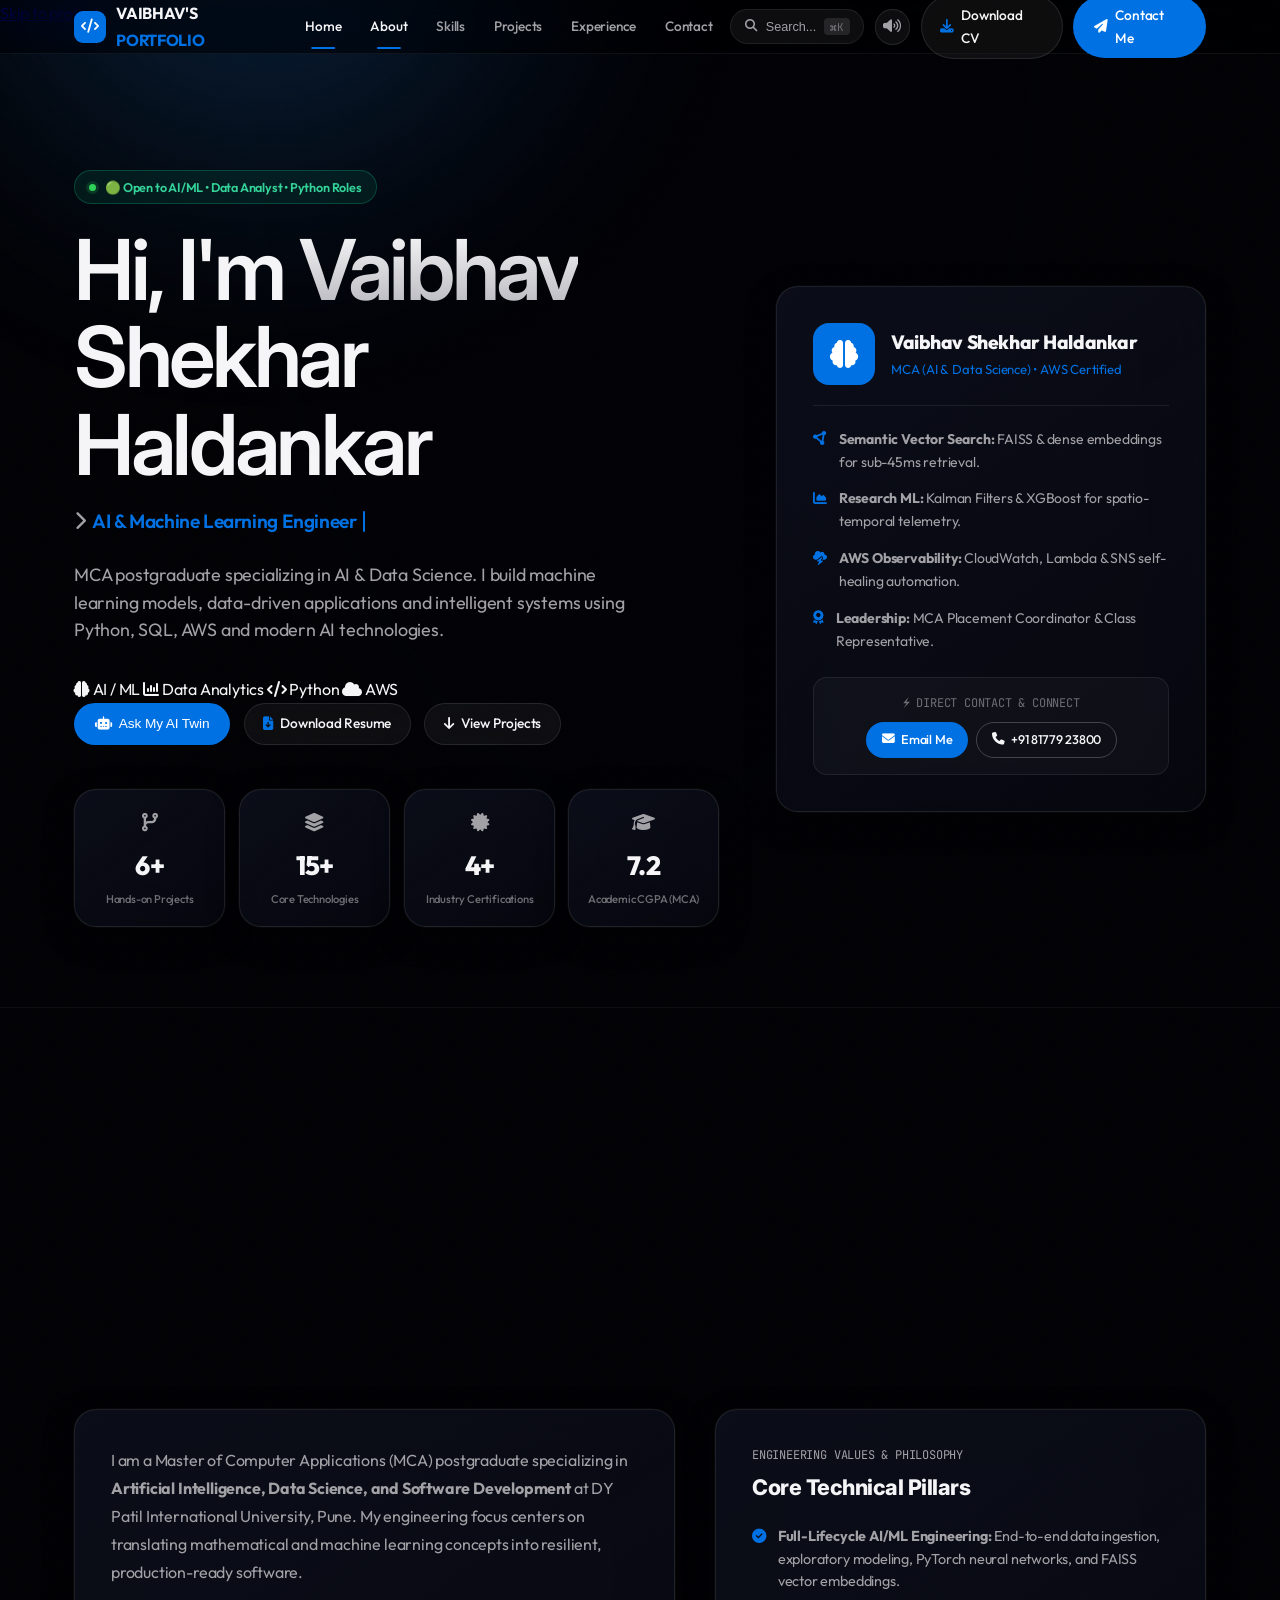
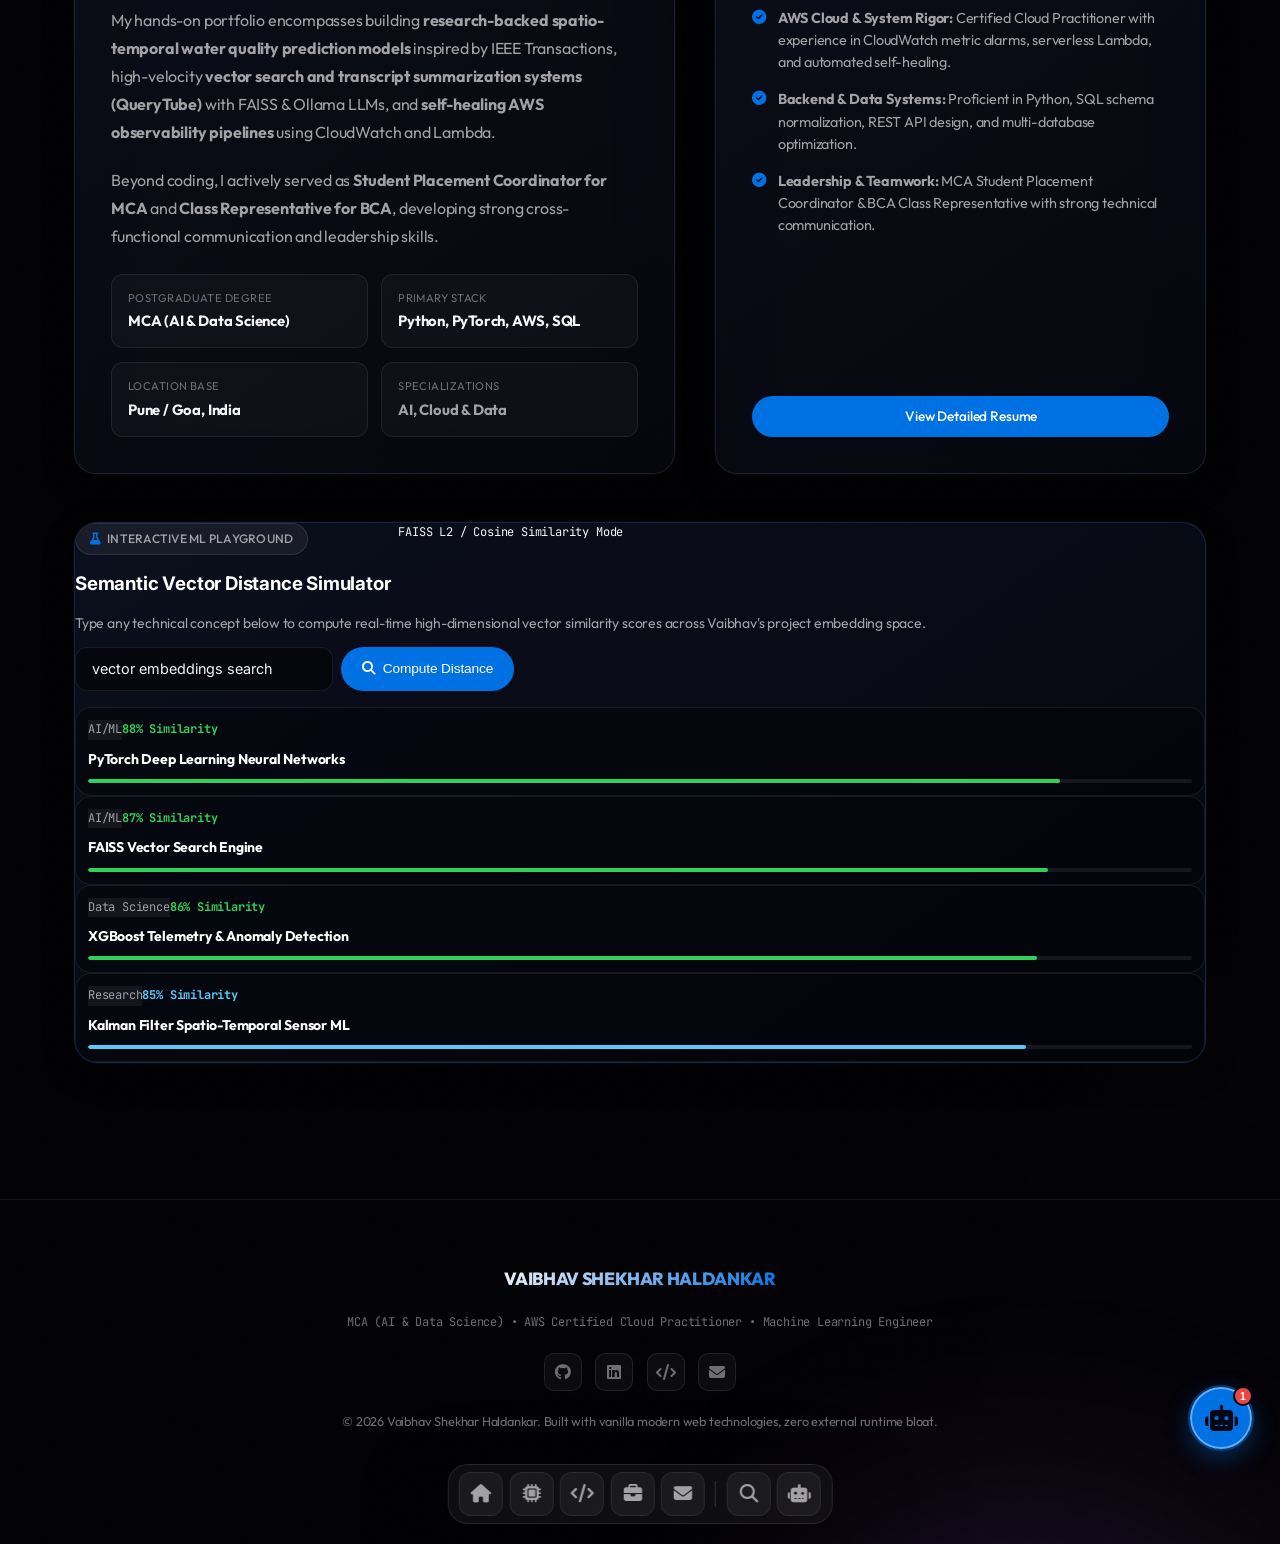
<file: index.html>
<!DOCTYPE html>
<html lang="en">

<head>
<script>document.documentElement.classList.add("page-transitioning");</script>
  
  <meta charset="UTF-8">
  <meta name="viewport" content="width=device-width, initial-scale=1.0">
  <title>Vaibhav Shekhar Haldankar | AI & ML Engineer Portfolio</title>

  <!-- SEO & Meta Tags -->
  <meta name="description"
    content="Portfolio of Vaibhav Shekhar Haldankar — AI/ML Engineer & Data Scientist. MCA postgraduate building machine learning, cloud and intelligent applications.">
  <meta name="keywords"
    content="Vaibhav Shekhar Haldankar, AI Engineer, Machine Learning, Data Science, Python, PyTorch, AWS Cloud, FAISS, LangChain, MERN, MCA, Pune, Portfolio, AI Twin">
  <meta name="author" content="Vaibhav Shekhar Haldankar">
  <meta name="theme-color" content="#030712">

  <!-- OpenGraph / Social Sharing -->
  <meta property="og:title" content="Vaibhav Shekhar Haldankar | AI & ML Engineer Portfolio">
  <meta property="og:description"
    content="Portfolio of Vaibhav Shekhar Haldankar — AI/ML Engineer & Data Scientist. MCA postgraduate building machine learning, cloud and intelligent applications.">
  <meta property="og:type" content="website">
  <meta property="og:url" content="https://github.com/NIGHTFURY-999">
  <meta property="og:image"
    content="https://images.unsplash.com/photo-1618005182384-a83a8bd57fbe?q=80&w=1200&auto=format&fit=crop">

  <!-- Favicon -->
  <link rel="icon" type="image/svg+xml"
    href="data:image/svg+xml,<svg xmlns='http://www.w3.org/2000/svg' viewBox='0 0 100 100'><text y='.9em' font-size='90'>⚡</text></svg>">

  <!-- Google Fonts: Outfit, Inter & JetBrains Mono -->
  <link rel="preconnect" href="https://fonts.googleapis.com">
  <link rel="preconnect" href="https://fonts.gstatic.com" crossorigin>
  <link
    href="https://fonts.googleapis.com/css2?family=Inter:wght@300;400;500;600;700;800&family=JetBrains+Mono:ital,wght@0,400;0,600;0,700;0,800;1,400&family=Outfit:wght@400;500;600;700;800;900&display=swap"
    rel="stylesheet">

  <!-- FontAwesome 6 Icons -->
  <link rel="stylesheet" href="https://cdnjs.cloudflare.com/ajax/libs/font-awesome/6.5.1/css/all.min.css"
    integrity="sha512-DTOQO9RWCH3ppGqcWaEA1BIZOC6xxalwEsw9c2QQeAIftl+Vegovlnee1c9QX4TctnWMn13TZye+giMm8e2LwA=="
    crossorigin="anonymous" referrerpolicy="no-referrer" />

  <!-- Stylesheets -->
  <link rel="stylesheet" href="css/style.css">
  <link rel="stylesheet" href="css/terminal.css">
  <link rel="stylesheet" href="css/ai-twin.css">
  <link rel="stylesheet" href="css/premium.css">
  <link rel="stylesheet" href="css/site-polish.css">
  <link rel="stylesheet" href="css/apple-premium.css">

  <!-- JSON-LD Structured Data for SEO -->
  <script type="application/ld+json">
  {
    "@context": "https://schema.org",
    "@type": "Person",
    "name": "Vaibhav Shekhar Haldankar",
    "jobTitle": "AI Engineer & Data Scientist",
    "alumniOf": [
      {
        "@type": "CollegeOrUniversity",
        "name": "DY Patil International University, Pune"
      },
      {
        "@type": "CollegeOrUniversity",
        "name": "St Xaviers College Mapusa, Goa"
      }
    ],
    "knowsAbout": ["Artificial Intelligence", "Machine Learning", "PyTorch", "AWS Cloud", "Python", "Full-Stack Development"],
    "email": "vaibhavhaldankar999@gmail.com",
    "telephone": "+91 8177923800",
    "url": "https://github.com/NIGHTFURY-999"
  }
  </script>

</head>

<body data-page="index">
  <a class="skip-to-content" href="projects.html">Skip to projects</a>


<!-- Ambient Aurora Backdrop -->
  <div id="bg-aurora" aria-hidden="true"></div>

  <!-- Ambient Cursor Glow Spotlight -->
  <div id="cursor-spotlight"></div>

  <!-- Interactive Particle Background Canvas -->
  <canvas id="bg-canvas"></canvas>

  <!-- Fullscreen Matrix Rain Screen (Triggered via CLI / Easter Egg) -->
  <div id="matrix-overlay">
    <canvas id="matrix-canvas"></canvas>
    <div class="matrix-exit-badge">Click anywhere to exit Matrix Mode</div>
  </div>

  <!-- 1. Premium Fast-Boot Loader (first visit only; near-instant after) -->
  <div id="coder-preloader">
    <div class="loader-mark">
      <div class="loader-ring"></div>
      <div class="loader-ring ring-2"></div>
      <span class="loader-glyph">V</span>
    </div>
    <div class="loader-progress-track">
      <div class="loader-progress-fill" id="preloader-progress-bar"></div>
    </div>
    <div class="loader-caption">
      <span>Loading experience</span>
      <span id="preloader-percent" class="text-cyan font-mono">0%</span>
    </div>
  </div>

  
<!-- 2. Header & Top Navbar -->
  <header class="site-header">
    <div class="container header-inner">
      <a href="index.html" class="brand-logo">
        <div class="logo-icon"><i class="fa-solid fa-code"></i></div>
        <span class="logo-text">VAIBHAV'S <span class="text-cyan">PORTFOLIO</span></span>
      </a>

      <nav class="main-nav" id="main-nav" aria-label="Primary navigation">
        <a href="index.html" data-page="index">Home</a>
        <a href="index.html#about" data-page="index">About</a>
        <a href="skills.html" data-page="skills">Skills</a>
        <a href="projects.html" data-page="projects">Projects</a>
        <a href="experience.html" data-page="experience">Experience</a>
        <a href="contact.html" data-page="contact">Contact</a>
      </nav>

      <div class="header-actions">
        <button class="cmd-palette-trigger trigger-palette-btn" title="Open Command Palette (Ctrl+K / Cmd+K)">
          <i class="fa-solid fa-magnifying-glass text-cyan"></i>
          <span>Search...</span>
          <span class="kbd-badge">⌘K</span>
        </button>

        <button id="theme-mood-btn" class="btn-icon-round" title="Switch Visual Theme Mood">
          <i class="fa-solid fa-palette text-purple"></i>
        </button>

        <button id="toggle-sound-btn" class="btn-icon-round" title="Toggle Sound Effects">
          <i class="fa-solid fa-volume-high"></i>
        </button>

        <a href="assets/Vaibhav-Haldankar-CV.pdf" download="Vaibhav-Haldankar-CV.pdf" class="btn-glass download-cv-btn hide-on-mobile">
          <i class="fa-solid fa-download text-cyan"></i> <span>Download CV</span>
        </a>

        <a href="contact.html" class="btn-neon hide-on-mobile">
          <i class="fa-solid fa-paper-plane"></i> <span>Contact Me</span>
        </a>

        <button id="mobile-menu-btn" class="btn-icon-round mobile-menu-btn" title="Menu" aria-label="Open menu" aria-expanded="false">
          <i class="fa-solid fa-bars"></i>
        </button>
      </div>
    </div>

    <div class="mobile-nav-panel" id="mobile-nav-panel">
      <a href="index.html" data-page="index">Home</a>
      <a href="index.html#about" data-page="index">About</a>
      <a href="skills.html" data-page="skills">Skills</a>
      <a href="projects.html" data-page="projects">Projects</a>
      <a href="experience.html" data-page="experience">Experience</a>
      <a href="contact.html" data-page="contact">Contact</a>
      <a href="assets/Vaibhav-Haldankar-CV.pdf" download="Vaibhav-Haldankar-CV.pdf" class="mobile-cv-link">
        <i class="fa-solid fa-download"></i> Download CV
      </a>
    </div>
  </header>

<!-- 3. Dynamic Hero Section -->
  <section id="hero" class="hero-section">
    <div class="container">
      <div class="hero-grid">
        <div class="hero-content">
          <div class="hero-status-pill">
            <span class="status-dot"></span>
            <span>🟢 Open to AI/ML • Data Analyst • Python Roles</span>
          </div>

          <h1 class="hero-title">
            Hi, I'm <span class="text-gradient-cyan">Vaibhav</span><br>
            Shekhar Haldankar
          </h1>

          <div class="hero-dynamic-wrapper premium-role-line">
            <i class="fa-solid fa-chevron-right text-cyan"></i>
            <span id="hero-typing-text"></span>
            <span class="typing-cursor"></span>
          </div>

          <p class="hero-tagline">
            MCA postgraduate specializing in AI & Data Science. I build machine learning models, data-driven
            applications and intelligent systems using Python, SQL, AWS and modern AI technologies.
          </p>

          <div class="hero-proof-strip" aria-label="Career focus">
            <span><i class="fa-solid fa-brain"></i> AI / ML</span>
            <span><i class="fa-solid fa-chart-column"></i> Data Analytics</span>
            <span><i class="fa-solid fa-code"></i> Python</span>
            <span><i class="fa-solid fa-cloud"></i> AWS</span>
          </div>

          <div class="hero-cta-group">
            <button id="open-ai-twin-hero-btn" class="btn-neon"
              onclick="if(window.globalAITwin) window.globalAITwin.openChat();">
              <i class="fa-solid fa-robot"></i> Ask My AI Twin
            </button>
            <a href="assets/Vaibhav-Haldankar-CV.pdf" download="Vaibhav-Haldankar-CV.pdf" class="btn-glass download-cv-btn">
              <i class="fa-solid fa-file-arrow-down text-cyan"></i> Download Resume
            </a>
            <a href="projects.html" class="btn-glass">
              <i class="fa-solid fa-arrow-down"></i> View Projects
            </a>
          </div>

          <!-- Hero Animated Stats -->
          <div class="hero-stats" id="hero-stats-grid">
            <!-- Populated dynamically by app.js -->
          </div>
        </div>

        <!-- Hero Visual Hologram Card -->
        <div class="hero-visual-card glass-card">
          <div class="hologram-header">
            <div class="avatar-hologram">
              <i class="fa-solid fa-brain"></i>
            </div>
            <div>
              <div class="hologram-name">Vaibhav Shekhar Haldankar</div>
              <div class="hologram-role">MCA (AI & Data Science) • AWS Certified</div>
            </div>
          </div>

          <div class="hologram-features">
            <div class="holo-feature-item">
              <i class="fa-solid fa-circle-nodes"></i>
              <div><strong>Semantic Vector Search:</strong> FAISS & dense embeddings for sub-45ms retrieval.</div>
            </div>
            <div class="holo-feature-item">
              <i class="fa-solid fa-chart-area"></i>
              <div><strong>Research ML:</strong> Kalman Filters & XGBoost for spatio-temporal telemetry.</div>
            </div>
            <div class="holo-feature-item">
              <i class="fa-solid fa-cloud-bolt"></i>
              <div><strong>AWS Observability:</strong> CloudWatch, Lambda & SNS self-healing automation.</div>
            </div>
            <div class="holo-feature-item">
              <i class="fa-solid fa-award"></i>
              <div><strong>Leadership:</strong> MCA Placement Coordinator & Class Representative.</div>
            </div>
          </div>

          <div class="hologram-cta-box">
            <div class="text-xs text-muted mb-2 font-mono">⚡ DIRECT CONTACT & CONNECT</div>
            <div class="d-flex gap-2 justify-content-center">
              <a href="mailto:vaibhavhaldankar999@gmail.com" class="btn-neon-sm">
                <i class="fa-solid fa-envelope"></i> Email Me
              </a>
              <a href="tel:+918177923800" class="btn-glass-sm">
                <i class="fa-solid fa-phone"></i> +91 81779 23800
              </a>
            </div>
          </div>
        </div>
      </div>
    </div>
  </section>

  
<!-- 4. About Section -->
  <section id="about">
    <div class="container">
      <div class="section-header">
        <div class="section-tag"><i class="fa-solid fa-user-astronaut"></i> Biography & Background</div>
        <h2 class="section-title">Bridging ML Research with <span class="text-gradient-cyan">Scalable Engineering</span>
        </h2>
        <p class="section-subtitle">Dedicated to constructing intelligent systems that solve high-impact real-world
          problems.</p>
      </div>

      <div class="about-grid">
        <div class="about-bio-card glass-card">
          <p>
            I am a Master of Computer Applications (MCA) postgraduate specializing in <strong>Artificial Intelligence,
              Data Science, and Software Development</strong> at DY Patil International University, Pune. My engineering
            focus centers on translating mathematical and machine learning concepts into resilient, production-ready
            software.
          </p>
          <p>
            My hands-on portfolio encompasses building <strong>research-backed spatio-temporal water quality prediction
              models</strong> inspired by IEEE Transactions, high-velocity <strong>vector search and transcript
              summarization systems (QueryTube)</strong> with FAISS & Ollama LLMs, and <strong>self-healing AWS
              observability pipelines</strong> using CloudWatch and Lambda.
          </p>
          <p>
            Beyond coding, I actively served as <strong>Student Placement Coordinator for MCA</strong> and <strong>Class
              Representative for BCA</strong>, developing strong cross-functional communication and leadership skills.
          </p>

          <div class="about-highlights-grid">
            <div class="bio-highlight-item">
              <div class="label">Postgraduate Degree</div>
              <div class="val">MCA (AI & Data Science)</div>
            </div>
            <div class="bio-highlight-item">
              <div class="label">Primary Stack</div>
              <div class="val">Python, PyTorch, AWS, SQL</div>
            </div>
            <div class="bio-highlight-item">
              <div class="label">Location Base</div>
              <div class="val">Pune / Goa, India</div>
            </div>
            <div class="bio-highlight-item">
              <div class="label">Specializations</div>
              <div class="val text-emerald">AI, Cloud & Data</div>
            </div>
          </div>
        </div>

        <!-- Engineering Pillars Card -->
        <div class="recruiter-why-card glass-card">
          <div>
            <div class="text-xs text-cyan font-mono uppercase mb-1">Engineering Values & Philosophy</div>
            <h3>Core Technical Pillars</h3>
            <ul class="pitch-checklist">
              <li>
                <i class="fa-solid fa-circle-check"></i>
                <div><strong>Full-Lifecycle AI/ML Engineering:</strong> End-to-end data ingestion, exploratory modeling,
                  PyTorch neural networks, and FAISS vector embeddings.</div>
              </li>
              <li>
                <i class="fa-solid fa-circle-check"></i>
                <div><strong>AWS Cloud & System Rigor:</strong> Certified Cloud Practitioner with experience in
                  CloudWatch metric alarms, serverless Lambda, and automated self-healing.</div>
              </li>
              <li>
                <i class="fa-solid fa-circle-check"></i>
                <div><strong>Backend & Data Systems:</strong> Proficient in Python, SQL schema normalization, REST API
                  design, and multi-database optimization.</div>
              </li>
              <li>
                <i class="fa-solid fa-circle-check"></i>
                <div><strong>Leadership & Teamwork:</strong> MCA Student Placement Coordinator & BCA Class
                  Representative with strong technical communication.</div>
              </li>
            </ul>
          </div>

          <div class="d-flex gap-2">
            <a href="assets/Vaibhav-Haldankar-CV.pdf" target="_blank" rel="noopener noreferrer" class="btn-neon download-cv-btn w-100 justify-content-center">
              <i class="fa-solid fa-file-pdf"></i> View Detailed Resume
            </a>
          </div>
        </div>
      </div>

      <!-- Live Interactive ML Playground Container (Surprise Feature) -->
      <div id="ml-playground-widget" class="mt-5"></div>
    </div>
  </section>

  

<!-- 14. Footer -->
  <footer class="site-footer">
    <div class="container footer-inner">
      <div class="footer-logo">VAIBHAV SHEKHAR HALDANKAR</div>
      <div class="text-xs text-muted font-mono">
        MCA (AI & Data Science) • AWS Certified Cloud Practitioner • Machine Learning Engineer
      </div>
      <div class="footer-social-row">
        <a href="https://github.com/NIGHTFURY-999" target="_blank" rel="noopener noreferrer" class="footer-social-link"
          title="GitHub">
          <i class="fa-brands fa-github"></i>
        </a>
        <a href="https://www.linkedin.com/in/vaibhav-haldankar/" target="_blank" rel="noopener noreferrer"
          class="footer-social-link" title="LinkedIn">
          <i class="fa-brands fa-linkedin"></i>
        </a>
        <a href="https://leetcode.com/u/Vaibhav-Haldankar/" target="_blank" rel="noopener noreferrer"
          class="footer-social-link" title="LeetCode">
          <i class="fa-solid fa-code"></i>
        </a>
        <a href="mailto:vaibhavhaldankar999@gmail.com" class="footer-social-link" title="Email Direct">
          <i class="fa-solid fa-envelope"></i>
        </a>
      </div>
      <div class="footer-copy">
        © 2026 Vaibhav Shekhar Haldankar. Built with vanilla modern web technologies, zero external runtime bloat.
      </div>
    </div>
  </footer>

  <!-- 15. AI Twin 🤖 Floating Launcher Button -->
  <button id="ai-twin-trigger" class="ai-twin-floating-btn" title="Chat with Vaibhav's AI Twin 🤖">
    <div class="pulse-ring"></div>
    <i class="fa-solid fa-robot"></i>
    <span class="ai-twin-badge" id="ai-twin-badge">1</span>
  </button>

  <!-- 16. AI Twin 🤖 Interactive Chatbot Window -->
  <div id="ai-twin-widget" class="ai-twin-chat-container">
    <div class="ai-chat-header">
      <div class="ai-header-profile">
        <div class="ai-avatar-thumb">
          <i class="fa-solid fa-robot"></i>
        </div>
        <div class="ai-header-info">
          <div class="ai-header-name">
            Vaibhav AI Twin <i class="fa-solid fa-circle-check text-cyan text-xs"></i>
          </div>
          <div class="ai-header-status">
            <span class="status-dot"></span> Neural Core Online (24/7)
          </div>
        </div>
      </div>

      <div class="ai-header-controls">
        <button id="ai-twin-reset" class="ai-control-btn" title="Reset Conversation">
          <i class="fa-solid fa-arrows-rotate"></i>
        </button>
        <button id="ai-twin-minimize" class="ai-control-btn" title="Minimize Chat">
          <i class="fa-solid fa-minus"></i>
        </button>
        <button id="ai-twin-close" class="ai-control-btn" title="Close Chat">
          <i class="fa-solid fa-xmark"></i>
        </button>
      </div>
    </div>

    <!-- Mode Selector Toolbar -->
    <div class="ai-modes-toolbar">
      <span class="mode-label">Mode:</span>
      <div class="mode-pills-group">
        <button class="ai-mode-pill" data-mode="crisp"
          title="Crisp: Concise, fact-dense recruiter bullets">Crisp</button>
        <button class="ai-mode-pill active" data-mode="clear"
          title="Clear: Balanced, structured technical explanation">Clear</button>
        <button class="ai-mode-pill" data-mode="chatty"
          title="Chatty: Friendly, conversational companion">Chatty</button>
      </div>
    </div>

    <!-- Chat Messages Scroll Body -->
    <div class="ai-messages-body" id="ai-twin-messages">
      <!-- Populated dynamically by ai-twin.js -->
    </div>

    <!-- Typing Indicator -->
    <div class="ai-typing-indicator" id="ai-twin-typing">
      <div class="typing-dot"></div>
      <div class="typing-dot"></div>
      <div class="typing-dot"></div>
    </div>

    <!-- Suggested Prompts Bar -->
    <div class="ai-prompts-bar" id="ai-twin-prompts">
      <!-- Populated dynamically by ai-twin.js -->
    </div>

    <!-- Chat Input Form -->
    <form class="ai-chat-input-form" id="ai-twin-form">
      <input type="text" id="ai-twin-input" class="ai-chat-input"
        placeholder="Ask anything about Vaibhav's projects, skills..." autocomplete="off">
      <button type="submit" class="btn-send-chat" title="Send Message">
        <i class="fa-solid fa-paper-plane"></i>
      </button>
    </form>
  </div>

  <!-- 17. macOS Floating Navigation Dock -->
  <nav class="macos-dock-wrapper" id="macos-dock" aria-label="Floating Navigation Dock">
    <a href="index.html" class="dock-item" data-page="index" title="Home">
      <i class="fa-solid fa-house"></i>
      <span class="dock-tooltip">Home</span>
    </a>
    <a href="skills.html" class="dock-item" data-page="skills" title="Skills">
      <i class="fa-solid fa-microchip"></i>
      <span class="dock-tooltip">Skills</span>
    </a>
    <a href="projects.html" class="dock-item" data-page="projects" title="Projects">
      <i class="fa-solid fa-code"></i>
      <span class="dock-tooltip">Projects</span>
    </a>
    <a href="experience.html" class="dock-item" data-page="experience" title="Experience">
      <i class="fa-solid fa-briefcase"></i>
      <span class="dock-tooltip">Experience</span>
    </a>
    <a href="contact.html" class="dock-item" data-page="contact" title="Contact">
      <i class="fa-solid fa-envelope"></i>
      <span class="dock-tooltip">Contact</span>
    </a>

    <div class="dock-divider"></div>

    <button class="dock-item trigger-palette-btn" title="Command Palette (⌘K)">
      <i class="fa-solid fa-magnifying-glass text-cyan"></i>
      <span class="dock-tooltip">Search</span>
    </button>

    <button class="dock-item" onclick="if(window.globalAITwin) window.globalAITwin.toggleChat();" title="AI Twin">
      <i class="fa-solid fa-robot text-purple"></i>
      <span class="dock-tooltip">AI Twin</span>
    </button>
  </nav>

<!-- 18. Spotlight Command Palette Modal (⌘K) -->
  <div id="command-palette-modal" class="modal-backdrop">
    <div class="palette-modal-box">
      <div class="palette-search-bar">
        <i class="fa-solid fa-magnifying-glass text-cyan"></i>
        <input type="text" id="palette-input" class="palette-input"
          placeholder="Type a command or search (e.g. AWS, CV, Projects)...">
        <span class="kbd-badge">ESC</span>
      </div>
      <div class="palette-results-list" id="palette-results">
        <!-- Rendered by app.js -->
      </div>
      <div class="palette-footer-hint">
        <span>Navigation: <span class="kbd-badge">↑</span> <span class="kbd-badge">↓</span> to navigate</span>
        <span>Select: <span class="kbd-badge">Enter</span></span>
      </div>
    </div>
  </div>

  <!-- 19. Project Architecture & Deep Dive Modal -->
  <div id="project-modal" class="modal-backdrop">
    <div class="modal-dialog">
      <button class="modal-close-btn" title="Close Modal"><i class="fa-solid fa-xmark"></i></button>
      <div class="modal-header">
        <span id="modal-project-badge" class="project-badge mb-2 d-inline-block"></span>
        <h3 id="modal-project-title" class="modal-title"></h3>
      </div>
      <div class="modal-body">
        <div class="mb-3">
          <h4 class="text-cyan text-sm font-mono uppercase mb-1">Architecture & Implementation</h4>
          <p id="modal-project-desc" class="text-secondary"></p>
        </div>

        <div class="mb-3">
          <h4 class="text-cyan text-sm font-mono uppercase mb-1">Impact & Quantitative Results</h4>
          <div class="project-impact-box">
            <i class="fa-solid fa-chart-line text-cyan"></i>
            <span id="modal-project-impact"></span>
          </div>
        </div>

        <div class="mb-3">
          <h4 class="text-cyan text-sm font-mono uppercase mb-1">Key Technical Highlights</h4>
          <ul id="modal-project-highlights" class="pitch-checklist"></ul>
        </div>

        <div>
          <h4 class="text-cyan text-sm font-mono uppercase mb-2">Technologies Used</h4>
          <div id="modal-project-tech" class="project-tech-tags"></div>
        </div>
      </div>
      <div class="modal-footer">
        <button class="btn-glass btn-modal-dismiss">Close</button>
        <a href="#" id="modal-project-github" target="_blank" rel="noopener noreferrer" class="btn-neon">
          <i class="fa-brands fa-github"></i> View Repository
        </a>
      </div>
    </div>
  </div>

  <!-- 20. Certification Viewer Modal -->
  <div id="cert-modal" class="modal-backdrop">
    <div class="modal-dialog">
      <button class="modal-close-btn" title="Close Modal"><i class="fa-solid fa-xmark"></i></button>
      <div class="modal-header">
        <div class="text-xs text-emerald font-mono uppercase mb-1"><i class="fa-solid fa-circle-check"></i> Verified
          Credential</div>
        <h3 id="modal-cert-title" class="modal-title"></h3>
        <div id="modal-cert-issuer" class="text-muted text-sm mt-1"></div>
      </div>
      <div class="modal-body">
        <p id="modal-cert-desc" class="text-secondary mb-4"></p>
      </div>
      <div class="modal-footer">
        <button class="btn-glass btn-modal-dismiss">Close</button>
        <a href="#" id="modal-cert-link" target="_blank" rel="noopener noreferrer" class="btn-neon">
          <i class="fa-solid fa-arrow-up-right-from-square"></i> Verify Credential URL
        </a>
      </div>
    </div>
  </div>

  <!-- 21. Technical Article Reader Modal -->
  <div id="article-modal" class="modal-backdrop">
    <div class="modal-dialog" style="max-width: 780px;">
      <button class="modal-close-btn" title="Close Modal"><i class="fa-solid fa-xmark"></i></button>
      <div class="modal-header">
        <div id="modal-article-meta" class="text-xs text-cyan font-mono mb-1"></div>
        <h3 id="modal-article-title" class="modal-title"></h3>
      </div>
      <div class="modal-body" id="modal-article-body">
        <!-- Rendered by app.js -->
      </div>
      <div class="modal-footer">
        <button class="btn-glass btn-modal-dismiss">Done Reading</button>
      </div>
    </div>
  </div>

  <!-- 22. Quick Direct Connect Modal -->
  <div id="hire-me-modal" class="modal-backdrop">
    <div class="modal-dialog">
      <button class="modal-close-btn" title="Close Modal"><i class="fa-solid fa-xmark"></i></button>
      <div class="modal-header">
        <div class="text-xs text-cyan font-mono uppercase mb-1"><i class="fa-solid fa-paper-plane"></i> Direct
          Connection</div>
        <h3 class="modal-title">Connect with Vaibhav Shekhar Haldankar</h3>
      </div>
      <div class="modal-body">
        <p class="text-secondary mb-3">
          Thank you for exploring my portfolio! Here are my primary specializations and direct communication channels:
        </p>
        <ul class="pitch-checklist mb-4">
          <li><i class="fa-solid fa-check text-cyan"></i> <strong>Core Focus:</strong> Artificial Intelligence, Machine
            Learning, AWS Cloud Infrastructure, Full-Stack Engineering.</li>
          <li><i class="fa-solid fa-check text-cyan"></i> <strong>Education:</strong> MCA in AI & Data Science (DY Patil
            University, Pune).</li>
          <li><i class="fa-solid fa-check text-cyan"></i> <strong>Certifications:</strong> AWS Certified Cloud
            Practitioner.</li>
        </ul>
        <div class="p-3 bg-dark rounded border border-subtle mb-3">
          <div class="text-xs text-muted mb-1">Direct Contact:</div>
          <div class="font-bold text-white">📧 vaibhavhaldankar999@gmail.com | 📱 +91 81779 23800</div>
        </div>
      </div>
      <div class="modal-footer">
        <a href="assets/Vaibhav-Haldankar-CV.pdf" target="_blank" rel="noopener noreferrer" class="btn-glass download-cv-btn">
          <i class="fa-solid fa-download"></i> View Resume
        </a>
        <a href="mailto:vaibhavhaldankar999@gmail.com" class="btn-neon">
          <i class="fa-solid fa-paper-plane"></i> Send Email
        </a>
      </div>
    </div>
  </div>

  
<!-- Scripts -->
  <script src="js/data.js"></script>
  <script src="js/canvas-bg.js"></script>
  <script src="js/terminal.js"></script>
  <script src="js/ai-twin.js"></script>
  <script src="js/app.js"></script>
  <script src="js/scroll-effects.js"></script>
  <script src="js/theme-mood.js"></script>
  <script src="js/vector-demo.js"></script>

  <script src="js/nav.js"></script>
  <script src="js/transitions.js"></script>
</body>

</html>
</file>
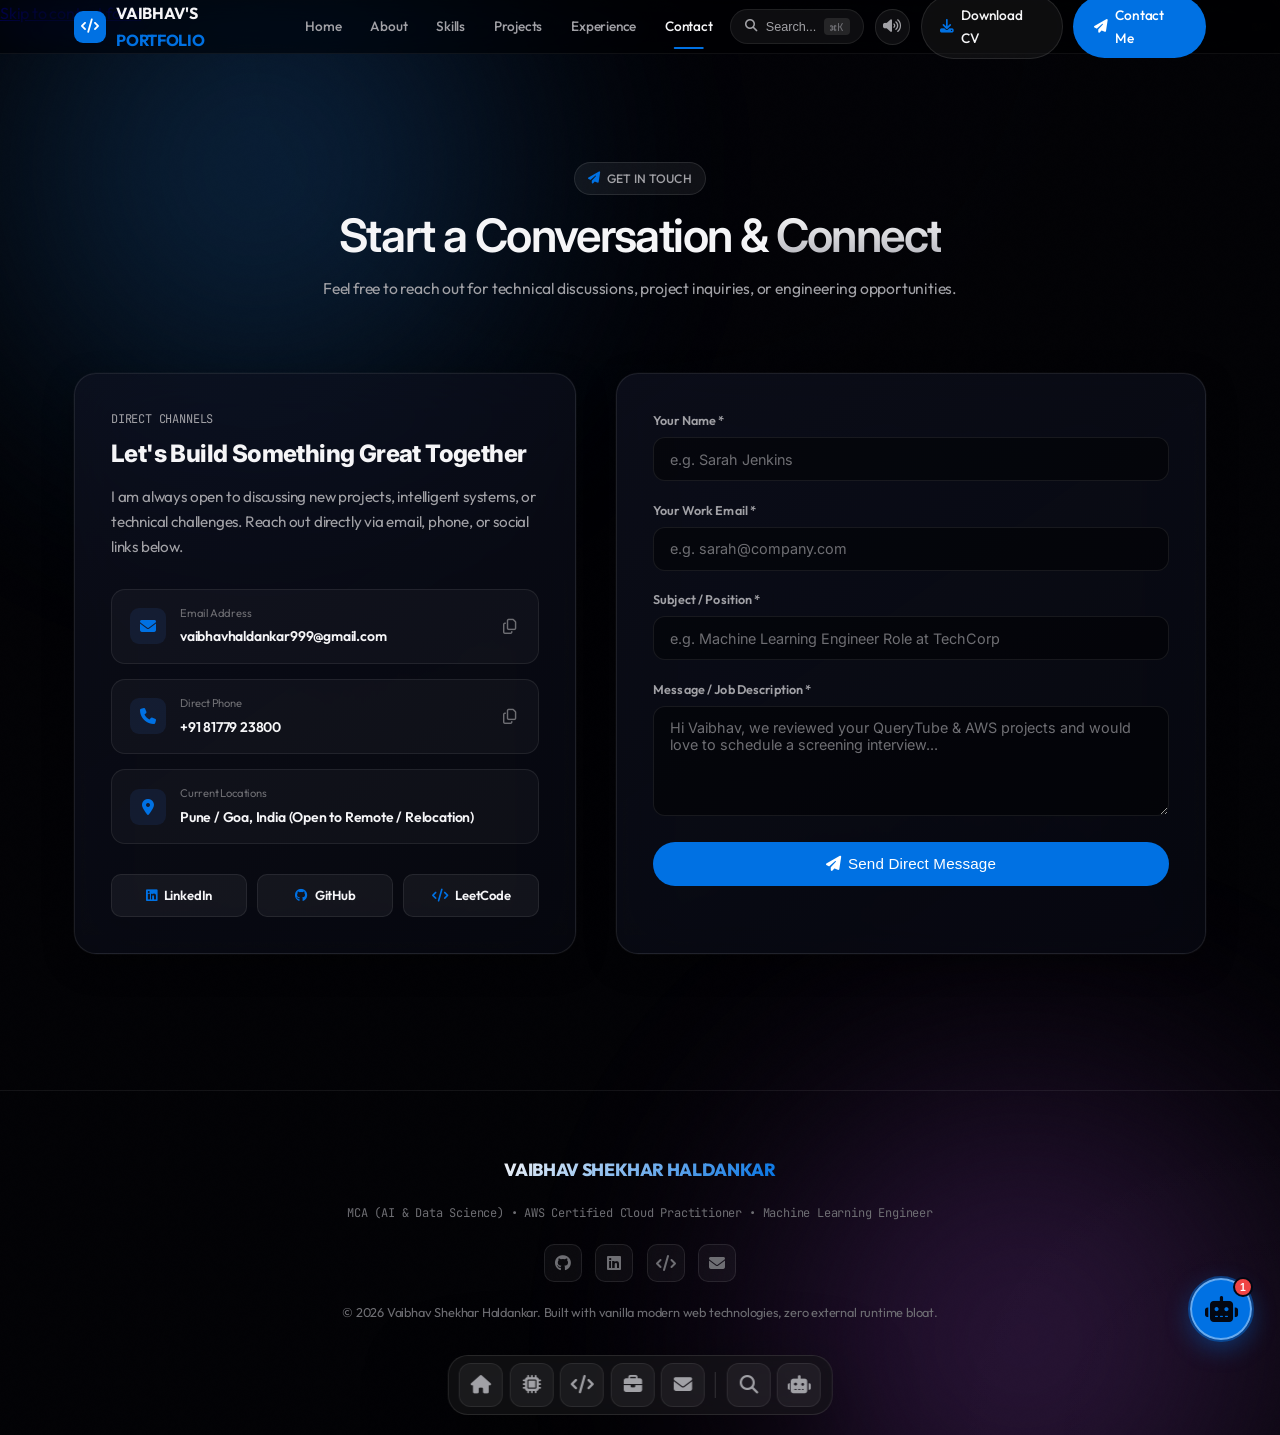
<file: contact.html>
<!DOCTYPE html>
<html lang="en">

<head>
<script>document.documentElement.classList.add("page-transitioning");</script>
  
  <meta charset="UTF-8">
  <meta name="viewport" content="width=device-width, initial-scale=1.0">
  <title>Contact | Vaibhav Shekhar Haldankar</title>

  <!-- SEO & Meta Tags -->
  <meta name="description"
    content="Get in touch with Vaibhav Shekhar Haldankar for AI/ML engineering, data science and cloud opportunities.">
  <meta name="keywords"
    content="Vaibhav Shekhar Haldankar, AI Engineer, Machine Learning, Data Science, Python, PyTorch, AWS Cloud, FAISS, LangChain, MERN, MCA, Pune, Portfolio, AI Twin">
  <meta name="author" content="Vaibhav Shekhar Haldankar">
  <meta name="theme-color" content="#030712">

  <!-- OpenGraph / Social Sharing -->
  <meta property="og:title" content="Contact | Vaibhav Shekhar Haldankar">
  <meta property="og:description"
    content="Get in touch with Vaibhav Shekhar Haldankar for AI/ML engineering, data science and cloud opportunities.">
  <meta property="og:type" content="website">
  <meta property="og:url" content="https://github.com/NIGHTFURY-999">
  <meta property="og:image"
    content="https://images.unsplash.com/photo-1618005182384-a83a8bd57fbe?q=80&w=1200&auto=format&fit=crop">

  <!-- Favicon -->
  <link rel="icon" type="image/svg+xml"
    href="data:image/svg+xml,<svg xmlns='http://www.w3.org/2000/svg' viewBox='0 0 100 100'><text y='.9em' font-size='90'>⚡</text></svg>">

  <!-- Google Fonts: Outfit, Inter & JetBrains Mono -->
  <link rel="preconnect" href="https://fonts.googleapis.com">
  <link rel="preconnect" href="https://fonts.gstatic.com" crossorigin>
  <link
    href="https://fonts.googleapis.com/css2?family=Inter:wght@300;400;500;600;700;800&family=JetBrains+Mono:ital,wght@0,400;0,600;0,700;0,800;1,400&family=Outfit:wght@400;500;600;700;800;900&display=swap"
    rel="stylesheet">

  <!-- FontAwesome 6 Icons -->
  <link rel="stylesheet" href="https://cdnjs.cloudflare.com/ajax/libs/font-awesome/6.5.1/css/all.min.css"
    integrity="sha512-DTOQO9RWCH3ppGqcWaEA1BIZOC6xxalwEsw9c2QQeAIftl+Vegovlnee1c9QX4TctnWMn13TZye+giMm8e2LwA=="
    crossorigin="anonymous" referrerpolicy="no-referrer" />

  <!-- Stylesheets -->
  <link rel="stylesheet" href="css/style.css">
  <link rel="stylesheet" href="css/terminal.css">
  <link rel="stylesheet" href="css/ai-twin.css">
  <link rel="stylesheet" href="css/premium.css">
  <link rel="stylesheet" href="css/site-polish.css">
  <link rel="stylesheet" href="css/apple-premium.css">

  <!-- JSON-LD Structured Data for SEO -->
  <script type="application/ld+json">
  {
    "@context": "https://schema.org",
    "@type": "Person",
    "name": "Vaibhav Shekhar Haldankar",
    "jobTitle": "AI Engineer & Data Scientist",
    "alumniOf": [
      {
        "@type": "CollegeOrUniversity",
        "name": "DY Patil International University, Pune"
      },
      {
        "@type": "CollegeOrUniversity",
        "name": "St Xaviers College Mapusa, Goa"
      }
    ],
    "knowsAbout": ["Artificial Intelligence", "Machine Learning", "PyTorch", "AWS Cloud", "Python", "Full-Stack Development"],
    "email": "vaibhavhaldankar999@gmail.com",
    "telephone": "+91 8177923800",
    "url": "https://github.com/NIGHTFURY-999"
  }
  </script>

</head>

<body data-page="contact">
  <a class="skip-to-content" href="#contact">Skip to contact form</a>


<!-- Ambient Aurora Backdrop -->
  <div id="bg-aurora" aria-hidden="true"></div>

  <!-- Ambient Cursor Glow Spotlight -->
  <div id="cursor-spotlight"></div>

  <!-- Interactive Particle Background Canvas -->
  <canvas id="bg-canvas"></canvas>

  <!-- Fullscreen Matrix Rain Screen (Triggered via CLI / Easter Egg) -->
  <div id="matrix-overlay">
    <canvas id="matrix-canvas"></canvas>
    <div class="matrix-exit-badge">Click anywhere to exit Matrix Mode</div>
  </div>

  <!-- 1. Premium Fast-Boot Loader (first visit only; near-instant after) -->
  <div id="coder-preloader">
    <div class="loader-mark">
      <div class="loader-ring"></div>
      <div class="loader-ring ring-2"></div>
      <span class="loader-glyph">V</span>
    </div>
    <div class="loader-progress-track">
      <div class="loader-progress-fill" id="preloader-progress-bar"></div>
    </div>
    <div class="loader-caption">
      <span>Loading experience</span>
      <span id="preloader-percent" class="text-cyan font-mono">0%</span>
    </div>
  </div>

  
<!-- 2. Header & Top Navbar -->
  <header class="site-header">
    <div class="container header-inner">
      <a href="index.html" class="brand-logo">
        <div class="logo-icon"><i class="fa-solid fa-code"></i></div>
        <span class="logo-text">VAIBHAV'S <span class="text-cyan">PORTFOLIO</span></span>
      </a>

      <nav class="main-nav" id="main-nav" aria-label="Primary navigation">
        <a href="index.html" data-page="index">Home</a>
        <a href="index.html#about" data-page="index">About</a>
        <a href="skills.html" data-page="skills">Skills</a>
        <a href="projects.html" data-page="projects">Projects</a>
        <a href="experience.html" data-page="experience">Experience</a>
        <a href="contact.html" data-page="contact">Contact</a>
      </nav>

      <div class="header-actions">
        <button class="cmd-palette-trigger trigger-palette-btn" title="Open Command Palette (Ctrl+K / Cmd+K)">
          <i class="fa-solid fa-magnifying-glass text-cyan"></i>
          <span>Search...</span>
          <span class="kbd-badge">⌘K</span>
        </button>

        <button id="theme-mood-btn" class="btn-icon-round" title="Switch Visual Theme Mood">
          <i class="fa-solid fa-palette text-purple"></i>
        </button>

        <button id="toggle-sound-btn" class="btn-icon-round" title="Toggle Sound Effects">
          <i class="fa-solid fa-volume-high"></i>
        </button>

        <a href="assets/Vaibhav-Haldankar-CV.pdf" download="Vaibhav-Haldankar-CV.pdf" class="btn-glass download-cv-btn hide-on-mobile">
          <i class="fa-solid fa-download text-cyan"></i> <span>Download CV</span>
        </a>

        <a href="contact.html" class="btn-neon hide-on-mobile">
          <i class="fa-solid fa-paper-plane"></i> <span>Contact Me</span>
        </a>

        <button id="mobile-menu-btn" class="btn-icon-round mobile-menu-btn" title="Menu" aria-label="Open menu" aria-expanded="false">
          <i class="fa-solid fa-bars"></i>
        </button>
      </div>
    </div>

    <div class="mobile-nav-panel" id="mobile-nav-panel">
      <a href="index.html" data-page="index">Home</a>
      <a href="index.html#about" data-page="index">About</a>
      <a href="skills.html" data-page="skills">Skills</a>
      <a href="projects.html" data-page="projects">Projects</a>
      <a href="experience.html" data-page="experience">Experience</a>
      <a href="contact.html" data-page="contact">Contact</a>
      <a href="assets/Vaibhav-Haldankar-CV.pdf" download="Vaibhav-Haldankar-CV.pdf" class="mobile-cv-link">
        <i class="fa-solid fa-download"></i> Download CV
      </a>
    </div>
  </header>

<!-- 13. Contact Section -->
  <section id="contact">
    <div class="container">
      <div class="section-header">
        <div class="section-tag"><i class="fa-solid fa-paper-plane"></i> Get In Touch</div>
        <h2 class="section-title">Start a Conversation & <span class="text-gradient-cyan">Connect</span></h2>
        <p class="section-subtitle">Feel free to reach out for technical discussions, project inquiries, or engineering
          opportunities.</p>
      </div>

      <div class="contact-grid">
        <div class="contact-info-card glass-card">
          <div>
            <div class="text-xs text-cyan font-mono uppercase mb-1">Direct Channels</div>
            <h3>Let's Build Something Great Together</h3>
            <p>I am always open to discussing new projects, intelligent systems, or technical challenges. Reach out
              directly via email, phone, or social links below.</p>

            <div class="contact-methods-list">
              <div class="contact-method-item">
                <div class="method-left">
                  <div class="method-icon"><i class="fa-solid fa-envelope"></i></div>
                  <div>
                    <div class="method-label">Email Address</div>
                    <a href="mailto:vaibhavhaldankar999@gmail.com" class="method-val">vaibhavhaldankar999@gmail.com</a>
                  </div>
                </div>
                <button class="copy-btn" data-copy="vaibhavhaldankar999@gmail.com" title="Copy Email">
                  <i class="fa-regular fa-copy"></i>
                </button>
              </div>

              <div class="contact-method-item">
                <div class="method-left">
                  <div class="method-icon"><i class="fa-solid fa-phone"></i></div>
                  <div>
                    <div class="method-label">Direct Phone</div>
                    <a href="tel:+918177923800" class="method-val">+91 81779 23800</a>
                  </div>
                </div>
                <button class="copy-btn" data-copy="+918177923800" title="Copy Phone">
                  <i class="fa-regular fa-copy"></i>
                </button>
              </div>

              <div class="contact-method-item">
                <div class="method-left">
                  <div class="method-icon"><i class="fa-solid fa-location-dot"></i></div>
                  <div>
                    <div class="method-label">Current Locations</div>
                    <span class="method-val">Pune / Goa, India (Open to Remote / Relocation)</span>
                  </div>
                </div>
              </div>
            </div>
          </div>

          <div class="contact-social-links">
            <a href="https://www.linkedin.com/in/vaibhav-haldankar/" target="_blank" rel="noopener noreferrer"
              class="social-pill">
              <i class="fa-brands fa-linkedin text-cyan"></i> LinkedIn
            </a>
            <a href="https://github.com/NIGHTFURY-999" target="_blank" rel="noopener noreferrer" class="social-pill">
              <i class="fa-brands fa-github text-cyan"></i> GitHub
            </a>
            <a href="https://leetcode.com/u/Vaibhav-Haldankar/" target="_blank" rel="noopener noreferrer"
              class="social-pill">
              <i class="fa-solid fa-code text-cyan"></i> LeetCode
            </a>
          </div>
        </div>

        <!-- Contact Form -->
        <div class="contact-form-card glass-card">
          <form id="portfolio-contact-form">
            <div class="form-group">
              <label for="contact-name" class="form-label">Your Name *</label>
              <input type="text" id="contact-name" class="form-input" placeholder="e.g. Sarah Jenkins" required>
            </div>

            <div class="form-group">
              <label for="contact-email" class="form-label">Your Work Email *</label>
              <input type="email" id="contact-email" class="form-input" placeholder="e.g. sarah@company.com" required>
            </div>

            <div class="form-group">
              <label for="contact-subject" class="form-label">Subject / Position *</label>
              <input type="text" id="contact-subject" class="form-input"
                placeholder="e.g. Machine Learning Engineer Role at TechCorp" required>
            </div>

            <div class="form-group">
              <label for="contact-message" class="form-label">Message / Job Description *</label>
              <textarea id="contact-message" class="form-textarea"
                placeholder="Hi Vaibhav, we reviewed your QueryTube & AWS projects and would love to schedule a screening interview..."
                required></textarea>
            </div>

            <button type="submit" class="btn-neon btn-submit-form">
              <i class="fa-solid fa-paper-plane"></i> Send Direct Message
            </button>
          </form>
        </div>
      </div>
    </div>
  </section>

  

<!-- 14. Footer -->
  <footer class="site-footer">
    <div class="container footer-inner">
      <div class="footer-logo">VAIBHAV SHEKHAR HALDANKAR</div>
      <div class="text-xs text-muted font-mono">
        MCA (AI & Data Science) • AWS Certified Cloud Practitioner • Machine Learning Engineer
      </div>
      <div class="footer-social-row">
        <a href="https://github.com/NIGHTFURY-999" target="_blank" rel="noopener noreferrer" class="footer-social-link"
          title="GitHub">
          <i class="fa-brands fa-github"></i>
        </a>
        <a href="https://www.linkedin.com/in/vaibhav-haldankar/" target="_blank" rel="noopener noreferrer"
          class="footer-social-link" title="LinkedIn">
          <i class="fa-brands fa-linkedin"></i>
        </a>
        <a href="https://leetcode.com/u/Vaibhav-Haldankar/" target="_blank" rel="noopener noreferrer"
          class="footer-social-link" title="LeetCode">
          <i class="fa-solid fa-code"></i>
        </a>
        <a href="mailto:vaibhavhaldankar999@gmail.com" class="footer-social-link" title="Email Direct">
          <i class="fa-solid fa-envelope"></i>
        </a>
      </div>
      <div class="footer-copy">
        © 2026 Vaibhav Shekhar Haldankar. Built with vanilla modern web technologies, zero external runtime bloat.
      </div>
    </div>
  </footer>

  <!-- 15. AI Twin 🤖 Floating Launcher Button -->
  <button id="ai-twin-trigger" class="ai-twin-floating-btn" title="Chat with Vaibhav's AI Twin 🤖">
    <div class="pulse-ring"></div>
    <i class="fa-solid fa-robot"></i>
    <span class="ai-twin-badge" id="ai-twin-badge">1</span>
  </button>

  <!-- 16. AI Twin 🤖 Interactive Chatbot Window -->
  <div id="ai-twin-widget" class="ai-twin-chat-container">
    <div class="ai-chat-header">
      <div class="ai-header-profile">
        <div class="ai-avatar-thumb">
          <i class="fa-solid fa-robot"></i>
        </div>
        <div class="ai-header-info">
          <div class="ai-header-name">
            Vaibhav AI Twin <i class="fa-solid fa-circle-check text-cyan text-xs"></i>
          </div>
          <div class="ai-header-status">
            <span class="status-dot"></span> Neural Core Online (24/7)
          </div>
        </div>
      </div>

      <div class="ai-header-controls">
        <button id="ai-twin-reset" class="ai-control-btn" title="Reset Conversation">
          <i class="fa-solid fa-arrows-rotate"></i>
        </button>
        <button id="ai-twin-minimize" class="ai-control-btn" title="Minimize Chat">
          <i class="fa-solid fa-minus"></i>
        </button>
        <button id="ai-twin-close" class="ai-control-btn" title="Close Chat">
          <i class="fa-solid fa-xmark"></i>
        </button>
      </div>
    </div>

    <!-- Mode Selector Toolbar -->
    <div class="ai-modes-toolbar">
      <span class="mode-label">Mode:</span>
      <div class="mode-pills-group">
        <button class="ai-mode-pill" data-mode="crisp"
          title="Crisp: Concise, fact-dense recruiter bullets">Crisp</button>
        <button class="ai-mode-pill active" data-mode="clear"
          title="Clear: Balanced, structured technical explanation">Clear</button>
        <button class="ai-mode-pill" data-mode="chatty"
          title="Chatty: Friendly, conversational companion">Chatty</button>
      </div>
    </div>

    <!-- Chat Messages Scroll Body -->
    <div class="ai-messages-body" id="ai-twin-messages">
      <!-- Populated dynamically by ai-twin.js -->
    </div>

    <!-- Typing Indicator -->
    <div class="ai-typing-indicator" id="ai-twin-typing">
      <div class="typing-dot"></div>
      <div class="typing-dot"></div>
      <div class="typing-dot"></div>
    </div>

    <!-- Suggested Prompts Bar -->
    <div class="ai-prompts-bar" id="ai-twin-prompts">
      <!-- Populated dynamically by ai-twin.js -->
    </div>

    <!-- Chat Input Form -->
    <form class="ai-chat-input-form" id="ai-twin-form">
      <input type="text" id="ai-twin-input" class="ai-chat-input"
        placeholder="Ask anything about Vaibhav's projects, skills..." autocomplete="off">
      <button type="submit" class="btn-send-chat" title="Send Message">
        <i class="fa-solid fa-paper-plane"></i>
      </button>
    </form>
  </div>

  <!-- 17. macOS Floating Navigation Dock -->
  <nav class="macos-dock-wrapper" id="macos-dock" aria-label="Floating Navigation Dock">
    <a href="index.html" class="dock-item" data-page="index" title="Home">
      <i class="fa-solid fa-house"></i>
      <span class="dock-tooltip">Home</span>
    </a>
    <a href="skills.html" class="dock-item" data-page="skills" title="Skills">
      <i class="fa-solid fa-microchip"></i>
      <span class="dock-tooltip">Skills</span>
    </a>
    <a href="projects.html" class="dock-item" data-page="projects" title="Projects">
      <i class="fa-solid fa-code"></i>
      <span class="dock-tooltip">Projects</span>
    </a>
    <a href="experience.html" class="dock-item" data-page="experience" title="Experience">
      <i class="fa-solid fa-briefcase"></i>
      <span class="dock-tooltip">Experience</span>
    </a>
    <a href="contact.html" class="dock-item" data-page="contact" title="Contact">
      <i class="fa-solid fa-envelope"></i>
      <span class="dock-tooltip">Contact</span>
    </a>

    <div class="dock-divider"></div>

    <button class="dock-item trigger-palette-btn" title="Command Palette (⌘K)">
      <i class="fa-solid fa-magnifying-glass text-cyan"></i>
      <span class="dock-tooltip">Search</span>
    </button>

    <button class="dock-item" onclick="if(window.globalAITwin) window.globalAITwin.toggleChat();" title="AI Twin">
      <i class="fa-solid fa-robot text-purple"></i>
      <span class="dock-tooltip">AI Twin</span>
    </button>
  </nav>

<!-- 18. Spotlight Command Palette Modal (⌘K) -->
  <div id="command-palette-modal" class="modal-backdrop">
    <div class="palette-modal-box">
      <div class="palette-search-bar">
        <i class="fa-solid fa-magnifying-glass text-cyan"></i>
        <input type="text" id="palette-input" class="palette-input"
          placeholder="Type a command or search (e.g. AWS, CV, Projects)...">
        <span class="kbd-badge">ESC</span>
      </div>
      <div class="palette-results-list" id="palette-results">
        <!-- Rendered by app.js -->
      </div>
      <div class="palette-footer-hint">
        <span>Navigation: <span class="kbd-badge">↑</span> <span class="kbd-badge">↓</span> to navigate</span>
        <span>Select: <span class="kbd-badge">Enter</span></span>
      </div>
    </div>
  </div>

  <!-- 19. Project Architecture & Deep Dive Modal -->
  <div id="project-modal" class="modal-backdrop">
    <div class="modal-dialog">
      <button class="modal-close-btn" title="Close Modal"><i class="fa-solid fa-xmark"></i></button>
      <div class="modal-header">
        <span id="modal-project-badge" class="project-badge mb-2 d-inline-block"></span>
        <h3 id="modal-project-title" class="modal-title"></h3>
      </div>
      <div class="modal-body">
        <div class="mb-3">
          <h4 class="text-cyan text-sm font-mono uppercase mb-1">Architecture & Implementation</h4>
          <p id="modal-project-desc" class="text-secondary"></p>
        </div>

        <div class="mb-3">
          <h4 class="text-cyan text-sm font-mono uppercase mb-1">Impact & Quantitative Results</h4>
          <div class="project-impact-box">
            <i class="fa-solid fa-chart-line text-cyan"></i>
            <span id="modal-project-impact"></span>
          </div>
        </div>

        <div class="mb-3">
          <h4 class="text-cyan text-sm font-mono uppercase mb-1">Key Technical Highlights</h4>
          <ul id="modal-project-highlights" class="pitch-checklist"></ul>
        </div>

        <div>
          <h4 class="text-cyan text-sm font-mono uppercase mb-2">Technologies Used</h4>
          <div id="modal-project-tech" class="project-tech-tags"></div>
        </div>
      </div>
      <div class="modal-footer">
        <button class="btn-glass btn-modal-dismiss">Close</button>
        <a href="#" id="modal-project-github" target="_blank" rel="noopener noreferrer" class="btn-neon">
          <i class="fa-brands fa-github"></i> View Repository
        </a>
      </div>
    </div>
  </div>

  <!-- 20. Certification Viewer Modal -->
  <div id="cert-modal" class="modal-backdrop">
    <div class="modal-dialog">
      <button class="modal-close-btn" title="Close Modal"><i class="fa-solid fa-xmark"></i></button>
      <div class="modal-header">
        <div class="text-xs text-emerald font-mono uppercase mb-1"><i class="fa-solid fa-circle-check"></i> Verified
          Credential</div>
        <h3 id="modal-cert-title" class="modal-title"></h3>
        <div id="modal-cert-issuer" class="text-muted text-sm mt-1"></div>
      </div>
      <div class="modal-body">
        <p id="modal-cert-desc" class="text-secondary mb-4"></p>
      </div>
      <div class="modal-footer">
        <button class="btn-glass btn-modal-dismiss">Close</button>
        <a href="#" id="modal-cert-link" target="_blank" rel="noopener noreferrer" class="btn-neon">
          <i class="fa-solid fa-arrow-up-right-from-square"></i> Verify Credential URL
        </a>
      </div>
    </div>
  </div>

  <!-- 21. Technical Article Reader Modal -->
  <div id="article-modal" class="modal-backdrop">
    <div class="modal-dialog" style="max-width: 780px;">
      <button class="modal-close-btn" title="Close Modal"><i class="fa-solid fa-xmark"></i></button>
      <div class="modal-header">
        <div id="modal-article-meta" class="text-xs text-cyan font-mono mb-1"></div>
        <h3 id="modal-article-title" class="modal-title"></h3>
      </div>
      <div class="modal-body" id="modal-article-body">
        <!-- Rendered by app.js -->
      </div>
      <div class="modal-footer">
        <button class="btn-glass btn-modal-dismiss">Done Reading</button>
      </div>
    </div>
  </div>

  <!-- 22. Quick Direct Connect Modal -->
  <div id="hire-me-modal" class="modal-backdrop">
    <div class="modal-dialog">
      <button class="modal-close-btn" title="Close Modal"><i class="fa-solid fa-xmark"></i></button>
      <div class="modal-header">
        <div class="text-xs text-cyan font-mono uppercase mb-1"><i class="fa-solid fa-paper-plane"></i> Direct
          Connection</div>
        <h3 class="modal-title">Connect with Vaibhav Shekhar Haldankar</h3>
      </div>
      <div class="modal-body">
        <p class="text-secondary mb-3">
          Thank you for exploring my portfolio! Here are my primary specializations and direct communication channels:
        </p>
        <ul class="pitch-checklist mb-4">
          <li><i class="fa-solid fa-check text-cyan"></i> <strong>Core Focus:</strong> Artificial Intelligence, Machine
            Learning, AWS Cloud Infrastructure, Full-Stack Engineering.</li>
          <li><i class="fa-solid fa-check text-cyan"></i> <strong>Education:</strong> MCA in AI & Data Science (DY Patil
            University, Pune).</li>
          <li><i class="fa-solid fa-check text-cyan"></i> <strong>Certifications:</strong> AWS Certified Cloud
            Practitioner.</li>
        </ul>
        <div class="p-3 bg-dark rounded border border-subtle mb-3">
          <div class="text-xs text-muted mb-1">Direct Contact:</div>
          <div class="font-bold text-white">📧 vaibhavhaldankar999@gmail.com | 📱 +91 81779 23800</div>
        </div>
      </div>
      <div class="modal-footer">
        <a href="assets/Vaibhav-Haldankar-CV.pdf" target="_blank" rel="noopener noreferrer" class="btn-glass download-cv-btn">
          <i class="fa-solid fa-download"></i> View Resume
        </a>
        <a href="mailto:vaibhavhaldankar999@gmail.com" class="btn-neon">
          <i class="fa-solid fa-paper-plane"></i> Send Email
        </a>
      </div>
    </div>
  </div>

  
<!-- Scripts -->
  <script src="js/data.js"></script>
  <script src="js/canvas-bg.js"></script>
  <script src="js/terminal.js"></script>
  <script src="js/ai-twin.js"></script>
  <script src="js/app.js"></script>
  <script src="js/scroll-effects.js"></script>
  <script src="js/theme-mood.js"></script>
  <script src="js/vector-demo.js"></script>

  <script src="js/nav.js"></script>
  <script src="js/transitions.js"></script>
</body>

</html>
</file>
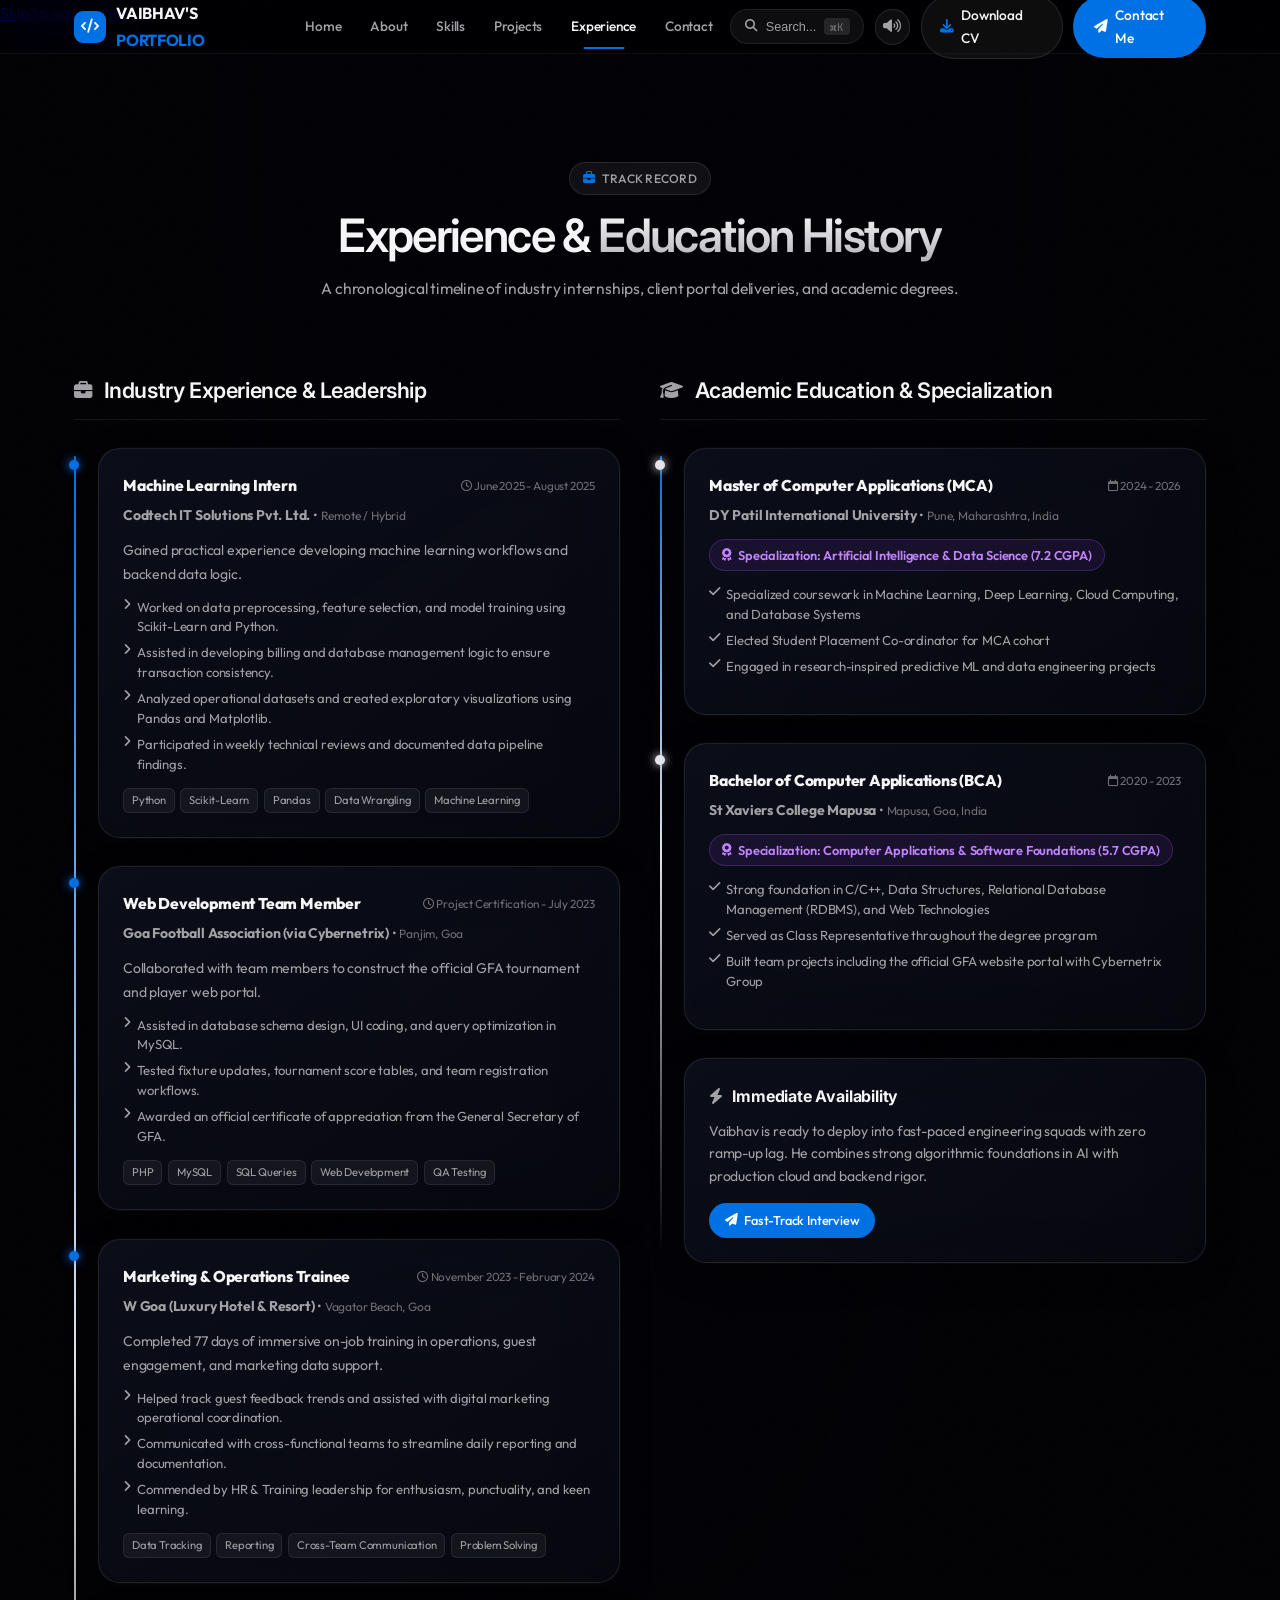
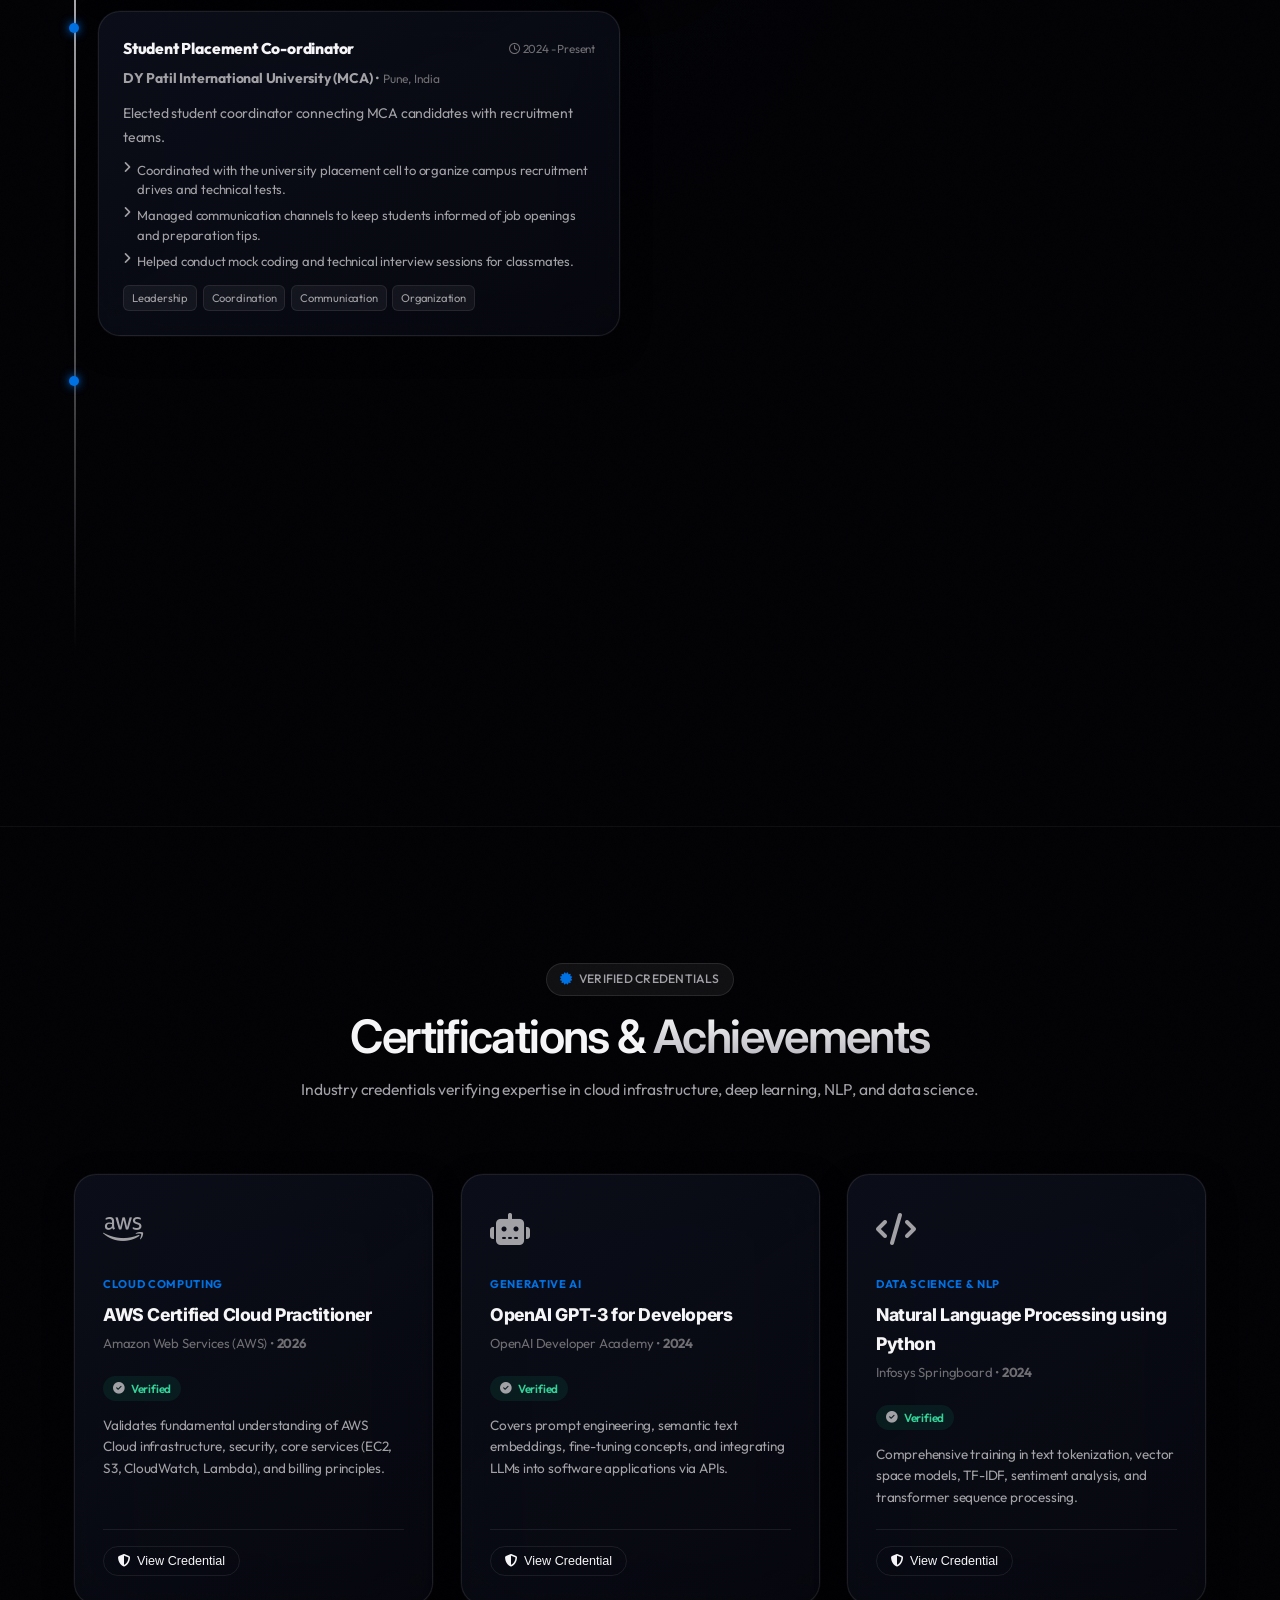
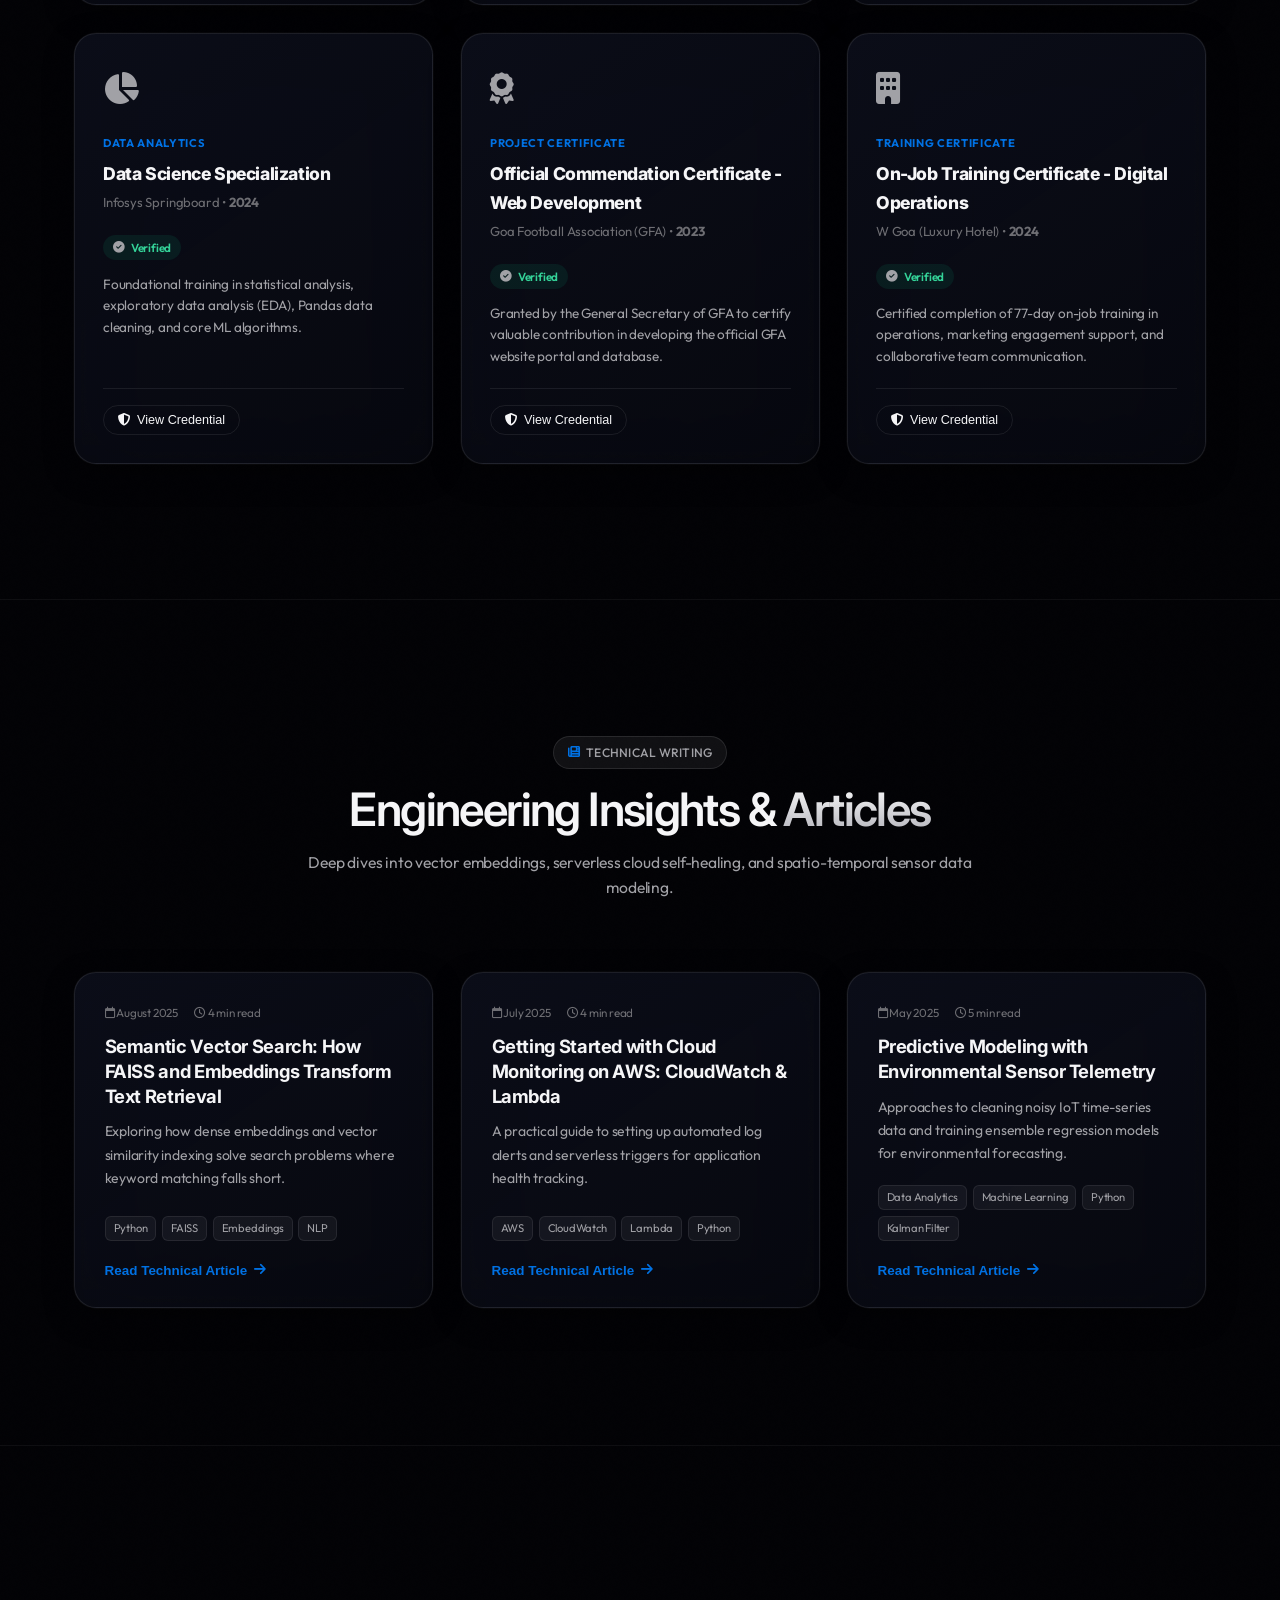
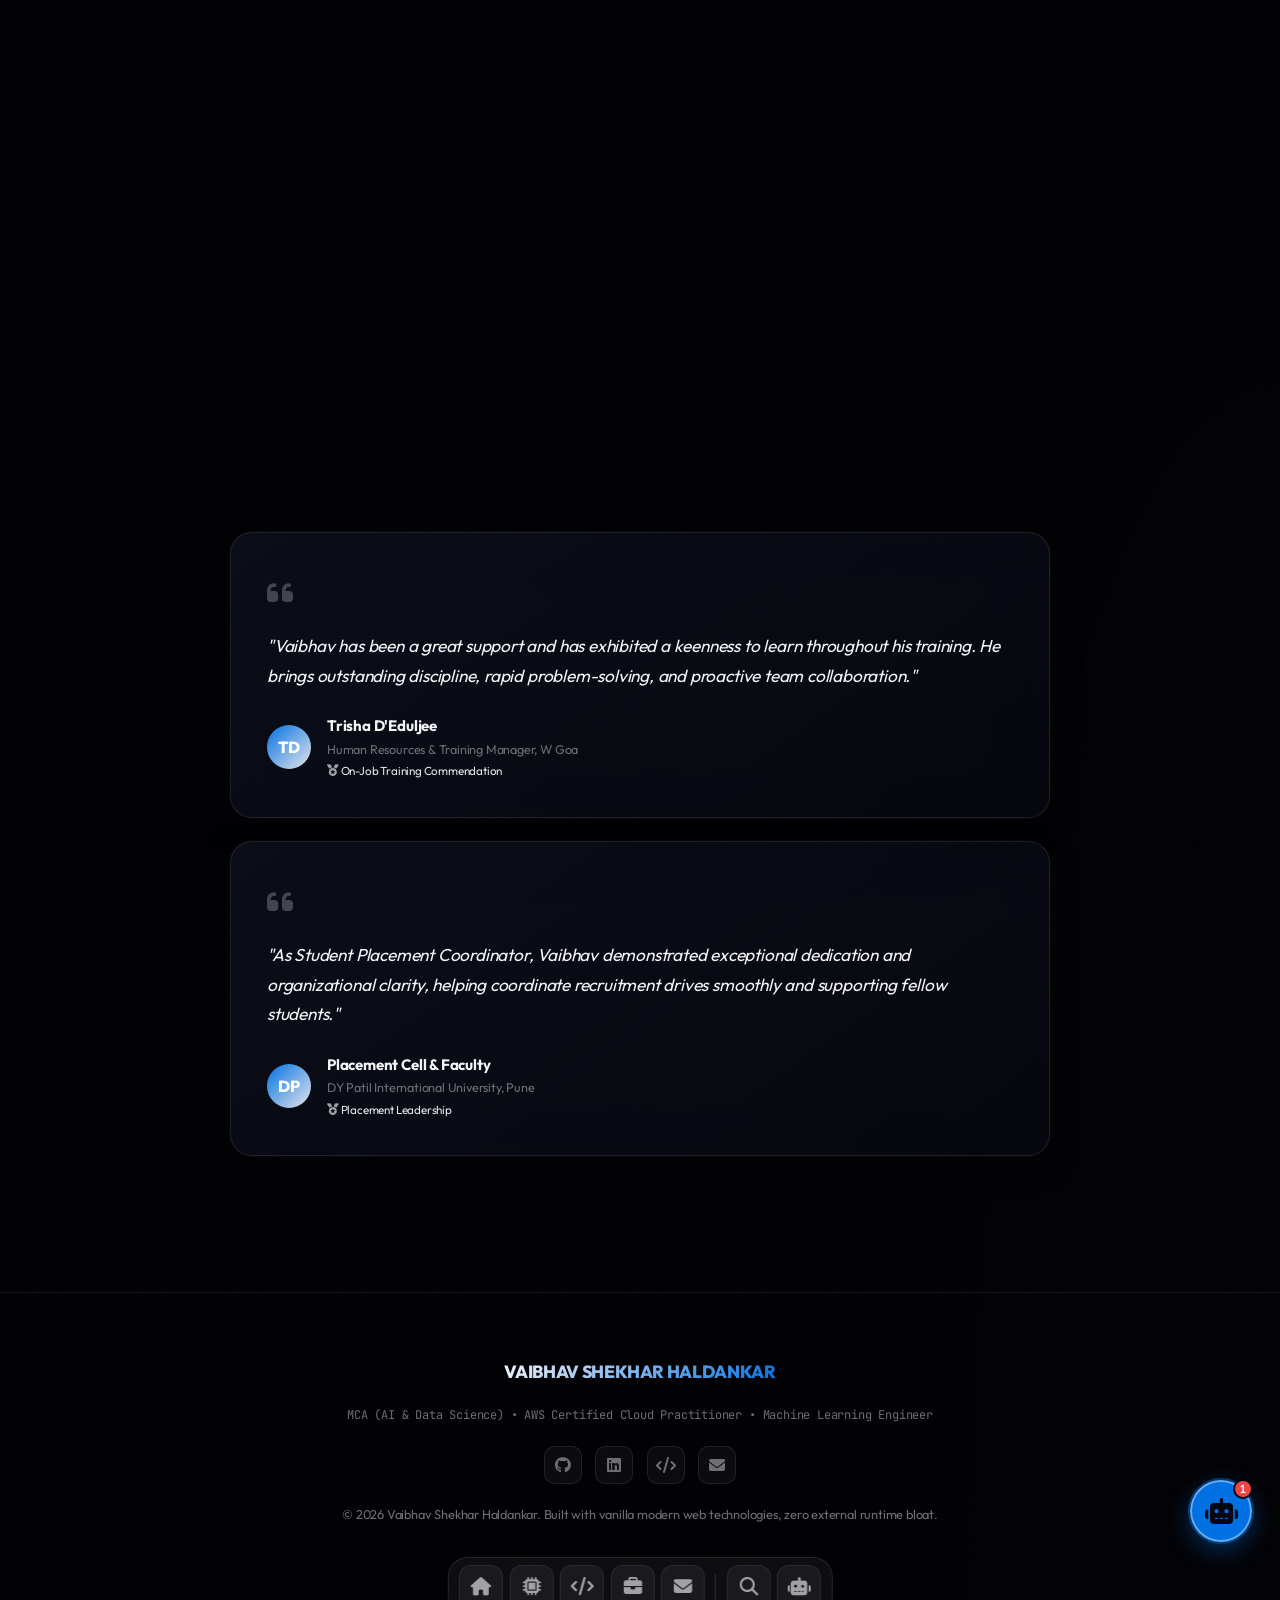
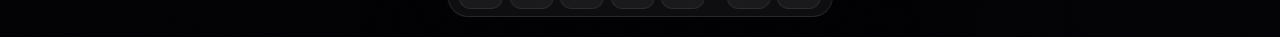
<file: experience.html>
<!DOCTYPE html>
<html lang="en">

<head>
<script>document.documentElement.classList.add("page-transitioning");</script>
  
  <meta charset="UTF-8">
  <meta name="viewport" content="width=device-width, initial-scale=1.0">
  <title>Experience, Certifications & Insights | Vaibhav Shekhar Haldankar</title>

  <!-- SEO & Meta Tags -->
  <meta name="description"
    content="Work experience, academic timeline, verified certifications, technical articles and testimonials for Vaibhav Shekhar Haldankar.">
  <meta name="keywords"
    content="Vaibhav Shekhar Haldankar, AI Engineer, Machine Learning, Data Science, Python, PyTorch, AWS Cloud, FAISS, LangChain, MERN, MCA, Pune, Portfolio, AI Twin">
  <meta name="author" content="Vaibhav Shekhar Haldankar">
  <meta name="theme-color" content="#030712">

  <!-- OpenGraph / Social Sharing -->
  <meta property="og:title" content="Experience, Certifications & Insights | Vaibhav Shekhar Haldankar">
  <meta property="og:description"
    content="Work experience, academic timeline, verified certifications, technical articles and testimonials for Vaibhav Shekhar Haldankar.">
  <meta property="og:type" content="website">
  <meta property="og:url" content="https://github.com/NIGHTFURY-999">
  <meta property="og:image"
    content="https://images.unsplash.com/photo-1618005182384-a83a8bd57fbe?q=80&w=1200&auto=format&fit=crop">

  <!-- Favicon -->
  <link rel="icon" type="image/svg+xml"
    href="data:image/svg+xml,<svg xmlns='http://www.w3.org/2000/svg' viewBox='0 0 100 100'><text y='.9em' font-size='90'>⚡</text></svg>">

  <!-- Google Fonts: Outfit, Inter & JetBrains Mono -->
  <link rel="preconnect" href="https://fonts.googleapis.com">
  <link rel="preconnect" href="https://fonts.gstatic.com" crossorigin>
  <link
    href="https://fonts.googleapis.com/css2?family=Inter:wght@300;400;500;600;700;800&family=JetBrains+Mono:ital,wght@0,400;0,600;0,700;0,800;1,400&family=Outfit:wght@400;500;600;700;800;900&display=swap"
    rel="stylesheet">

  <!-- FontAwesome 6 Icons -->
  <link rel="stylesheet" href="https://cdnjs.cloudflare.com/ajax/libs/font-awesome/6.5.1/css/all.min.css"
    integrity="sha512-DTOQO9RWCH3ppGqcWaEA1BIZOC6xxalwEsw9c2QQeAIftl+Vegovlnee1c9QX4TctnWMn13TZye+giMm8e2LwA=="
    crossorigin="anonymous" referrerpolicy="no-referrer" />

  <!-- Stylesheets -->
  <link rel="stylesheet" href="css/style.css">
  <link rel="stylesheet" href="css/terminal.css">
  <link rel="stylesheet" href="css/ai-twin.css">
  <link rel="stylesheet" href="css/premium.css">
  <link rel="stylesheet" href="css/site-polish.css">
  <link rel="stylesheet" href="css/apple-premium.css">

  <!-- JSON-LD Structured Data for SEO -->
  <script type="application/ld+json">
  {
    "@context": "https://schema.org",
    "@type": "Person",
    "name": "Vaibhav Shekhar Haldankar",
    "jobTitle": "AI Engineer & Data Scientist",
    "alumniOf": [
      {
        "@type": "CollegeOrUniversity",
        "name": "DY Patil International University, Pune"
      },
      {
        "@type": "CollegeOrUniversity",
        "name": "St Xaviers College Mapusa, Goa"
      }
    ],
    "knowsAbout": ["Artificial Intelligence", "Machine Learning", "PyTorch", "AWS Cloud", "Python", "Full-Stack Development"],
    "email": "vaibhavhaldankar999@gmail.com",
    "telephone": "+91 8177923800",
    "url": "https://github.com/NIGHTFURY-999"
  }
  </script>

</head>

<body data-page="experience">
  <a class="skip-to-content" href="#experience">Skip to experience</a>


<!-- Ambient Aurora Backdrop -->
  <div id="bg-aurora" aria-hidden="true"></div>

  <!-- Ambient Cursor Glow Spotlight -->
  <div id="cursor-spotlight"></div>

  <!-- Interactive Particle Background Canvas -->
  <canvas id="bg-canvas"></canvas>

  <!-- Fullscreen Matrix Rain Screen (Triggered via CLI / Easter Egg) -->
  <div id="matrix-overlay">
    <canvas id="matrix-canvas"></canvas>
    <div class="matrix-exit-badge">Click anywhere to exit Matrix Mode</div>
  </div>

  <!-- 1. Premium Fast-Boot Loader (first visit only; near-instant after) -->
  <div id="coder-preloader">
    <div class="loader-mark">
      <div class="loader-ring"></div>
      <div class="loader-ring ring-2"></div>
      <span class="loader-glyph">V</span>
    </div>
    <div class="loader-progress-track">
      <div class="loader-progress-fill" id="preloader-progress-bar"></div>
    </div>
    <div class="loader-caption">
      <span>Loading experience</span>
      <span id="preloader-percent" class="text-cyan font-mono">0%</span>
    </div>
  </div>

  
<!-- 2. Header & Top Navbar -->
  <header class="site-header">
    <div class="container header-inner">
      <a href="index.html" class="brand-logo">
        <div class="logo-icon"><i class="fa-solid fa-code"></i></div>
        <span class="logo-text">VAIBHAV'S <span class="text-cyan">PORTFOLIO</span></span>
      </a>

      <nav class="main-nav" id="main-nav" aria-label="Primary navigation">
        <a href="index.html" data-page="index">Home</a>
        <a href="index.html#about" data-page="index">About</a>
        <a href="skills.html" data-page="skills">Skills</a>
        <a href="projects.html" data-page="projects">Projects</a>
        <a href="experience.html" data-page="experience">Experience</a>
        <a href="contact.html" data-page="contact">Contact</a>
      </nav>

      <div class="header-actions">
        <button class="cmd-palette-trigger trigger-palette-btn" title="Open Command Palette (Ctrl+K / Cmd+K)">
          <i class="fa-solid fa-magnifying-glass text-cyan"></i>
          <span>Search...</span>
          <span class="kbd-badge">⌘K</span>
        </button>

        <button id="theme-mood-btn" class="btn-icon-round" title="Switch Visual Theme Mood">
          <i class="fa-solid fa-palette text-purple"></i>
        </button>

        <button id="toggle-sound-btn" class="btn-icon-round" title="Toggle Sound Effects">
          <i class="fa-solid fa-volume-high"></i>
        </button>

        <a href="assets/Vaibhav-Haldankar-CV.pdf" download="Vaibhav-Haldankar-CV.pdf" class="btn-glass download-cv-btn hide-on-mobile">
          <i class="fa-solid fa-download text-cyan"></i> <span>Download CV</span>
        </a>

        <a href="contact.html" class="btn-neon hide-on-mobile">
          <i class="fa-solid fa-paper-plane"></i> <span>Contact Me</span>
        </a>

        <button id="mobile-menu-btn" class="btn-icon-round mobile-menu-btn" title="Menu" aria-label="Open menu" aria-expanded="false">
          <i class="fa-solid fa-bars"></i>
        </button>
      </div>
    </div>

    <div class="mobile-nav-panel" id="mobile-nav-panel">
      <a href="index.html" data-page="index">Home</a>
      <a href="index.html#about" data-page="index">About</a>
      <a href="skills.html" data-page="skills">Skills</a>
      <a href="projects.html" data-page="projects">Projects</a>
      <a href="experience.html" data-page="experience">Experience</a>
      <a href="contact.html" data-page="contact">Contact</a>
      <a href="assets/Vaibhav-Haldankar-CV.pdf" download="Vaibhav-Haldankar-CV.pdf" class="mobile-cv-link">
        <i class="fa-solid fa-download"></i> Download CV
      </a>
    </div>
  </header>

<!-- 8. Experience & Education Timeline -->
  <section id="experience">
    <div class="container">
      <div class="section-header">
        <div class="section-tag"><i class="fa-solid fa-briefcase"></i> Track Record</div>
        <h2 class="section-title">Experience & <span class="text-gradient-cyan">Education History</span></h2>
        <p class="section-subtitle">A chronological timeline of industry internships, client portal deliveries, and
          academic degrees.</p>
      </div>

      <div class="timeline-container-grid" id="experience-timeline-container">
        <!-- Rendered dynamically by app.js -->
      </div>
    </div>
  </section>

  
<!-- 9. Certifications & Badges Section -->
  <section id="certifications">
    <div class="container">
      <div class="section-header">
        <div class="section-tag"><i class="fa-solid fa-certificate"></i> Verified Credentials</div>
        <h2 class="section-title">Certifications & <span class="text-gradient-cyan">Achievements</span></h2>
        <p class="section-subtitle">Industry credentials verifying expertise in cloud infrastructure, deep learning,
          NLP, and data science.</p>
      </div>

      <div class="certifications-grid" id="certifications-grid">
        <!-- Rendered dynamically by app.js -->
      </div>
    </div>
  </section>

  
<!-- 11. Technical Articles / Blog Section -->
  <section id="articles" class="secondary-portfolio-section" data-secondary-label="Optional Technical Writing">
    <div class="container">
      <div class="section-header">
        <div class="section-tag"><i class="fa-solid fa-newspaper"></i> Technical Writing</div>
        <h2 class="section-title">Engineering Insights & <span class="text-gradient-cyan">Articles</span></h2>
        <p class="section-subtitle">Deep dives into vector embeddings, serverless cloud self-healing, and
          spatio-temporal sensor data modeling.</p>
      </div>

      <div class="articles-grid" id="articles-grid">
        <!-- Rendered dynamically by app.js -->
      </div>
    </div>
  </section>

  
<!-- 12. Testimonials & Commendations -->
  <section id="testimonials" class="secondary-portfolio-section" data-secondary-label="Additional Endorsements">
    <div class="container">
      <div class="section-header">
        <div class="section-tag"><i class="fa-solid fa-quote-left"></i> Endorsements</div>
        <h2 class="section-title">Client & Leadership <span class="text-gradient-cyan">Commendations</span></h2>
        <p class="section-subtitle">Verified feedback from industry project stakeholders and collegiate leadership.</p>
      </div>

      <div class="testimonials-wrapper" id="testimonials-container">
        <!-- Rendered dynamically by app.js -->
      </div>
    </div>
  </section>

  

<!-- 14. Footer -->
  <footer class="site-footer">
    <div class="container footer-inner">
      <div class="footer-logo">VAIBHAV SHEKHAR HALDANKAR</div>
      <div class="text-xs text-muted font-mono">
        MCA (AI & Data Science) • AWS Certified Cloud Practitioner • Machine Learning Engineer
      </div>
      <div class="footer-social-row">
        <a href="https://github.com/NIGHTFURY-999" target="_blank" rel="noopener noreferrer" class="footer-social-link"
          title="GitHub">
          <i class="fa-brands fa-github"></i>
        </a>
        <a href="https://www.linkedin.com/in/vaibhav-haldankar/" target="_blank" rel="noopener noreferrer"
          class="footer-social-link" title="LinkedIn">
          <i class="fa-brands fa-linkedin"></i>
        </a>
        <a href="https://leetcode.com/u/Vaibhav-Haldankar/" target="_blank" rel="noopener noreferrer"
          class="footer-social-link" title="LeetCode">
          <i class="fa-solid fa-code"></i>
        </a>
        <a href="mailto:vaibhavhaldankar999@gmail.com" class="footer-social-link" title="Email Direct">
          <i class="fa-solid fa-envelope"></i>
        </a>
      </div>
      <div class="footer-copy">
        © 2026 Vaibhav Shekhar Haldankar. Built with vanilla modern web technologies, zero external runtime bloat.
      </div>
    </div>
  </footer>

  <!-- 15. AI Twin 🤖 Floating Launcher Button -->
  <button id="ai-twin-trigger" class="ai-twin-floating-btn" title="Chat with Vaibhav's AI Twin 🤖">
    <div class="pulse-ring"></div>
    <i class="fa-solid fa-robot"></i>
    <span class="ai-twin-badge" id="ai-twin-badge">1</span>
  </button>

  <!-- 16. AI Twin 🤖 Interactive Chatbot Window -->
  <div id="ai-twin-widget" class="ai-twin-chat-container">
    <div class="ai-chat-header">
      <div class="ai-header-profile">
        <div class="ai-avatar-thumb">
          <i class="fa-solid fa-robot"></i>
        </div>
        <div class="ai-header-info">
          <div class="ai-header-name">
            Vaibhav AI Twin <i class="fa-solid fa-circle-check text-cyan text-xs"></i>
          </div>
          <div class="ai-header-status">
            <span class="status-dot"></span> Neural Core Online (24/7)
          </div>
        </div>
      </div>

      <div class="ai-header-controls">
        <button id="ai-twin-reset" class="ai-control-btn" title="Reset Conversation">
          <i class="fa-solid fa-arrows-rotate"></i>
        </button>
        <button id="ai-twin-minimize" class="ai-control-btn" title="Minimize Chat">
          <i class="fa-solid fa-minus"></i>
        </button>
        <button id="ai-twin-close" class="ai-control-btn" title="Close Chat">
          <i class="fa-solid fa-xmark"></i>
        </button>
      </div>
    </div>

    <!-- Mode Selector Toolbar -->
    <div class="ai-modes-toolbar">
      <span class="mode-label">Mode:</span>
      <div class="mode-pills-group">
        <button class="ai-mode-pill" data-mode="crisp"
          title="Crisp: Concise, fact-dense recruiter bullets">Crisp</button>
        <button class="ai-mode-pill active" data-mode="clear"
          title="Clear: Balanced, structured technical explanation">Clear</button>
        <button class="ai-mode-pill" data-mode="chatty"
          title="Chatty: Friendly, conversational companion">Chatty</button>
      </div>
    </div>

    <!-- Chat Messages Scroll Body -->
    <div class="ai-messages-body" id="ai-twin-messages">
      <!-- Populated dynamically by ai-twin.js -->
    </div>

    <!-- Typing Indicator -->
    <div class="ai-typing-indicator" id="ai-twin-typing">
      <div class="typing-dot"></div>
      <div class="typing-dot"></div>
      <div class="typing-dot"></div>
    </div>

    <!-- Suggested Prompts Bar -->
    <div class="ai-prompts-bar" id="ai-twin-prompts">
      <!-- Populated dynamically by ai-twin.js -->
    </div>

    <!-- Chat Input Form -->
    <form class="ai-chat-input-form" id="ai-twin-form">
      <input type="text" id="ai-twin-input" class="ai-chat-input"
        placeholder="Ask anything about Vaibhav's projects, skills..." autocomplete="off">
      <button type="submit" class="btn-send-chat" title="Send Message">
        <i class="fa-solid fa-paper-plane"></i>
      </button>
    </form>
  </div>

  <!-- 17. macOS Floating Navigation Dock -->
  <nav class="macos-dock-wrapper" id="macos-dock" aria-label="Floating Navigation Dock">
    <a href="index.html" class="dock-item" data-page="index" title="Home">
      <i class="fa-solid fa-house"></i>
      <span class="dock-tooltip">Home</span>
    </a>
    <a href="skills.html" class="dock-item" data-page="skills" title="Skills">
      <i class="fa-solid fa-microchip"></i>
      <span class="dock-tooltip">Skills</span>
    </a>
    <a href="projects.html" class="dock-item" data-page="projects" title="Projects">
      <i class="fa-solid fa-code"></i>
      <span class="dock-tooltip">Projects</span>
    </a>
    <a href="experience.html" class="dock-item" data-page="experience" title="Experience">
      <i class="fa-solid fa-briefcase"></i>
      <span class="dock-tooltip">Experience</span>
    </a>
    <a href="contact.html" class="dock-item" data-page="contact" title="Contact">
      <i class="fa-solid fa-envelope"></i>
      <span class="dock-tooltip">Contact</span>
    </a>

    <div class="dock-divider"></div>

    <button class="dock-item trigger-palette-btn" title="Command Palette (⌘K)">
      <i class="fa-solid fa-magnifying-glass text-cyan"></i>
      <span class="dock-tooltip">Search</span>
    </button>

    <button class="dock-item" onclick="if(window.globalAITwin) window.globalAITwin.toggleChat();" title="AI Twin">
      <i class="fa-solid fa-robot text-purple"></i>
      <span class="dock-tooltip">AI Twin</span>
    </button>
  </nav>

<!-- 18. Spotlight Command Palette Modal (⌘K) -->
  <div id="command-palette-modal" class="modal-backdrop">
    <div class="palette-modal-box">
      <div class="palette-search-bar">
        <i class="fa-solid fa-magnifying-glass text-cyan"></i>
        <input type="text" id="palette-input" class="palette-input"
          placeholder="Type a command or search (e.g. AWS, CV, Projects)...">
        <span class="kbd-badge">ESC</span>
      </div>
      <div class="palette-results-list" id="palette-results">
        <!-- Rendered by app.js -->
      </div>
      <div class="palette-footer-hint">
        <span>Navigation: <span class="kbd-badge">↑</span> <span class="kbd-badge">↓</span> to navigate</span>
        <span>Select: <span class="kbd-badge">Enter</span></span>
      </div>
    </div>
  </div>

  <!-- 19. Project Architecture & Deep Dive Modal -->
  <div id="project-modal" class="modal-backdrop">
    <div class="modal-dialog">
      <button class="modal-close-btn" title="Close Modal"><i class="fa-solid fa-xmark"></i></button>
      <div class="modal-header">
        <span id="modal-project-badge" class="project-badge mb-2 d-inline-block"></span>
        <h3 id="modal-project-title" class="modal-title"></h3>
      </div>
      <div class="modal-body">
        <div class="mb-3">
          <h4 class="text-cyan text-sm font-mono uppercase mb-1">Architecture & Implementation</h4>
          <p id="modal-project-desc" class="text-secondary"></p>
        </div>

        <div class="mb-3">
          <h4 class="text-cyan text-sm font-mono uppercase mb-1">Impact & Quantitative Results</h4>
          <div class="project-impact-box">
            <i class="fa-solid fa-chart-line text-cyan"></i>
            <span id="modal-project-impact"></span>
          </div>
        </div>

        <div class="mb-3">
          <h4 class="text-cyan text-sm font-mono uppercase mb-1">Key Technical Highlights</h4>
          <ul id="modal-project-highlights" class="pitch-checklist"></ul>
        </div>

        <div>
          <h4 class="text-cyan text-sm font-mono uppercase mb-2">Technologies Used</h4>
          <div id="modal-project-tech" class="project-tech-tags"></div>
        </div>
      </div>
      <div class="modal-footer">
        <button class="btn-glass btn-modal-dismiss">Close</button>
        <a href="#" id="modal-project-github" target="_blank" rel="noopener noreferrer" class="btn-neon">
          <i class="fa-brands fa-github"></i> View Repository
        </a>
      </div>
    </div>
  </div>

  <!-- 20. Certification Viewer Modal -->
  <div id="cert-modal" class="modal-backdrop">
    <div class="modal-dialog">
      <button class="modal-close-btn" title="Close Modal"><i class="fa-solid fa-xmark"></i></button>
      <div class="modal-header">
        <div class="text-xs text-emerald font-mono uppercase mb-1"><i class="fa-solid fa-circle-check"></i> Verified
          Credential</div>
        <h3 id="modal-cert-title" class="modal-title"></h3>
        <div id="modal-cert-issuer" class="text-muted text-sm mt-1"></div>
      </div>
      <div class="modal-body">
        <p id="modal-cert-desc" class="text-secondary mb-4"></p>
      </div>
      <div class="modal-footer">
        <button class="btn-glass btn-modal-dismiss">Close</button>
        <a href="#" id="modal-cert-link" target="_blank" rel="noopener noreferrer" class="btn-neon">
          <i class="fa-solid fa-arrow-up-right-from-square"></i> Verify Credential URL
        </a>
      </div>
    </div>
  </div>

  <!-- 21. Technical Article Reader Modal -->
  <div id="article-modal" class="modal-backdrop">
    <div class="modal-dialog" style="max-width: 780px;">
      <button class="modal-close-btn" title="Close Modal"><i class="fa-solid fa-xmark"></i></button>
      <div class="modal-header">
        <div id="modal-article-meta" class="text-xs text-cyan font-mono mb-1"></div>
        <h3 id="modal-article-title" class="modal-title"></h3>
      </div>
      <div class="modal-body" id="modal-article-body">
        <!-- Rendered by app.js -->
      </div>
      <div class="modal-footer">
        <button class="btn-glass btn-modal-dismiss">Done Reading</button>
      </div>
    </div>
  </div>

  <!-- 22. Quick Direct Connect Modal -->
  <div id="hire-me-modal" class="modal-backdrop">
    <div class="modal-dialog">
      <button class="modal-close-btn" title="Close Modal"><i class="fa-solid fa-xmark"></i></button>
      <div class="modal-header">
        <div class="text-xs text-cyan font-mono uppercase mb-1"><i class="fa-solid fa-paper-plane"></i> Direct
          Connection</div>
        <h3 class="modal-title">Connect with Vaibhav Shekhar Haldankar</h3>
      </div>
      <div class="modal-body">
        <p class="text-secondary mb-3">
          Thank you for exploring my portfolio! Here are my primary specializations and direct communication channels:
        </p>
        <ul class="pitch-checklist mb-4">
          <li><i class="fa-solid fa-check text-cyan"></i> <strong>Core Focus:</strong> Artificial Intelligence, Machine
            Learning, AWS Cloud Infrastructure, Full-Stack Engineering.</li>
          <li><i class="fa-solid fa-check text-cyan"></i> <strong>Education:</strong> MCA in AI & Data Science (DY Patil
            University, Pune).</li>
          <li><i class="fa-solid fa-check text-cyan"></i> <strong>Certifications:</strong> AWS Certified Cloud
            Practitioner.</li>
        </ul>
        <div class="p-3 bg-dark rounded border border-subtle mb-3">
          <div class="text-xs text-muted mb-1">Direct Contact:</div>
          <div class="font-bold text-white">📧 vaibhavhaldankar999@gmail.com | 📱 +91 81779 23800</div>
        </div>
      </div>
      <div class="modal-footer">
        <a href="assets/Vaibhav-Haldankar-CV.pdf" target="_blank" rel="noopener noreferrer" class="btn-glass download-cv-btn">
          <i class="fa-solid fa-download"></i> View Resume
        </a>
        <a href="mailto:vaibhavhaldankar999@gmail.com" class="btn-neon">
          <i class="fa-solid fa-paper-plane"></i> Send Email
        </a>
      </div>
    </div>
  </div>

  
<!-- Scripts -->
  <script src="js/data.js"></script>
  <script src="js/canvas-bg.js"></script>
  <script src="js/terminal.js"></script>
  <script src="js/ai-twin.js"></script>
  <script src="js/app.js"></script>
  <script src="js/scroll-effects.js"></script>
  <script src="js/theme-mood.js"></script>
  <script src="js/vector-demo.js"></script>

  <script src="js/nav.js"></script>
  <script src="js/transitions.js"></script>
</body>

</html>
</file>
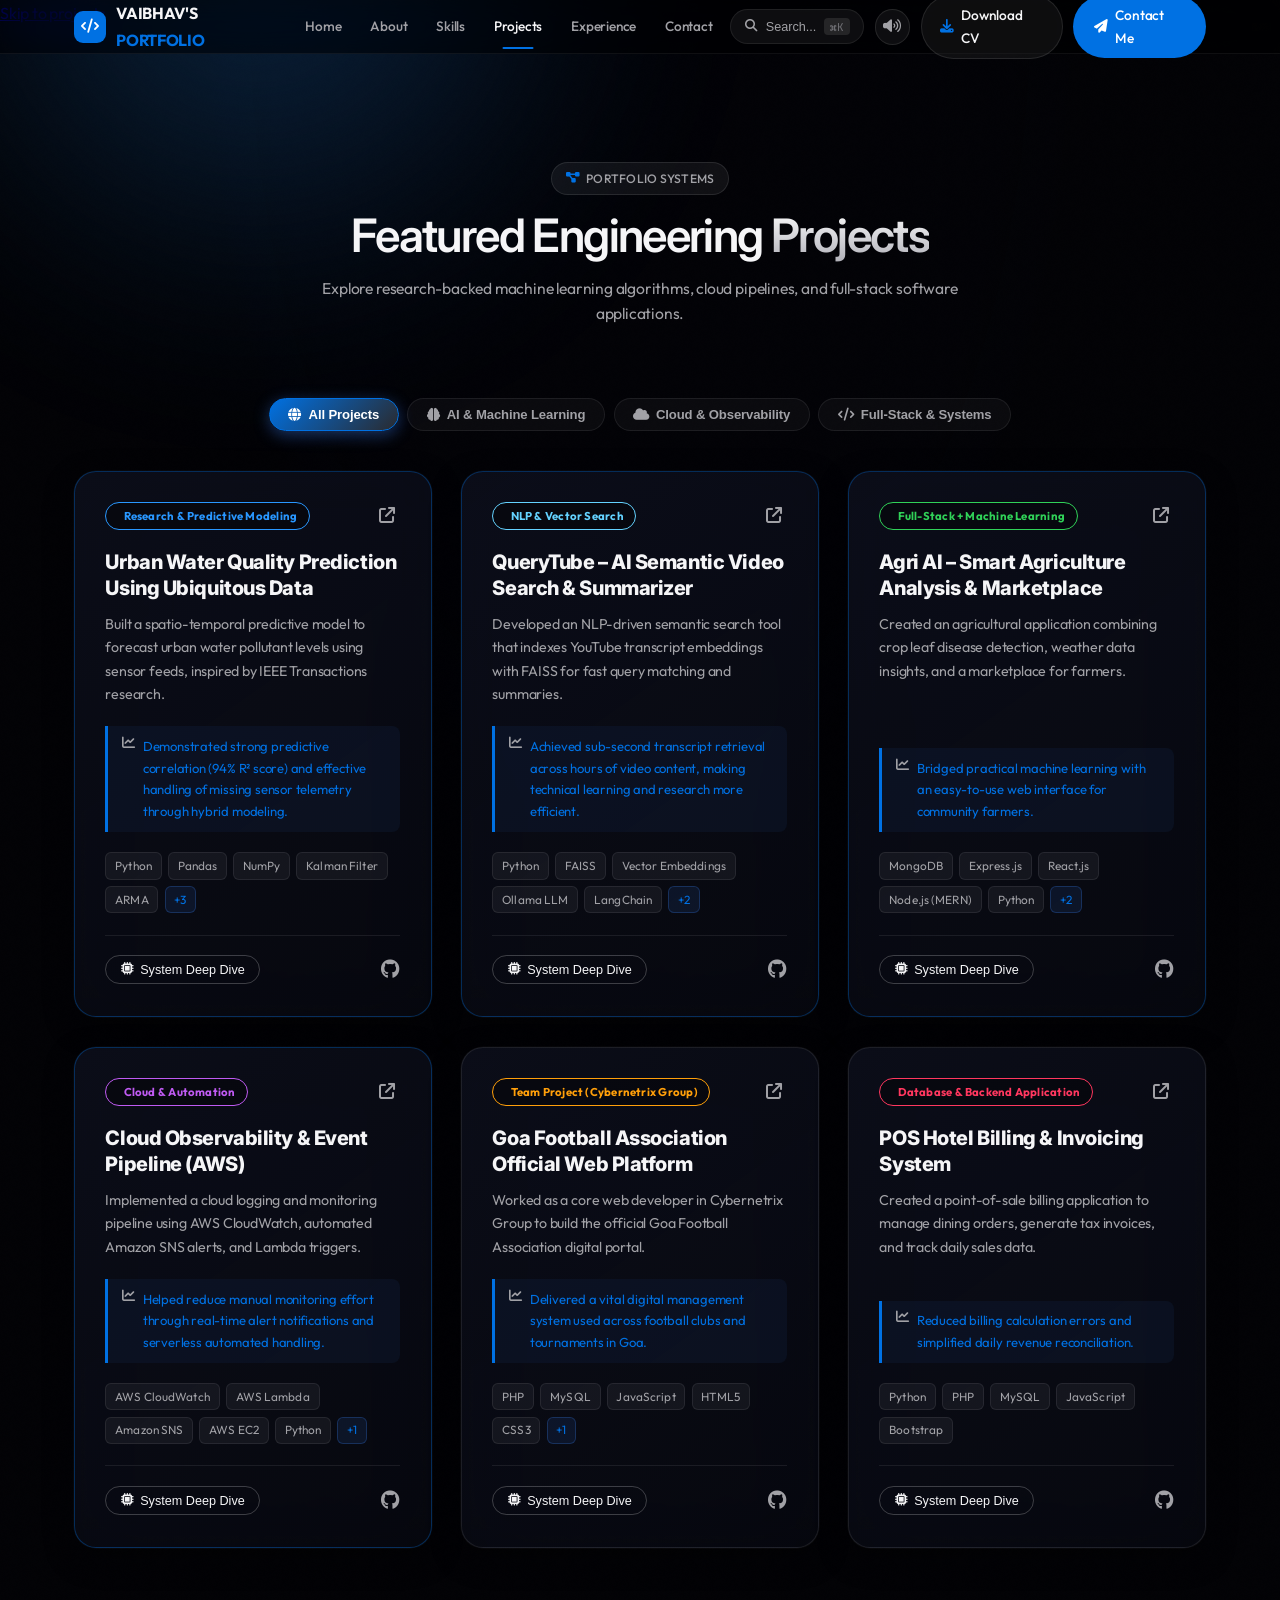
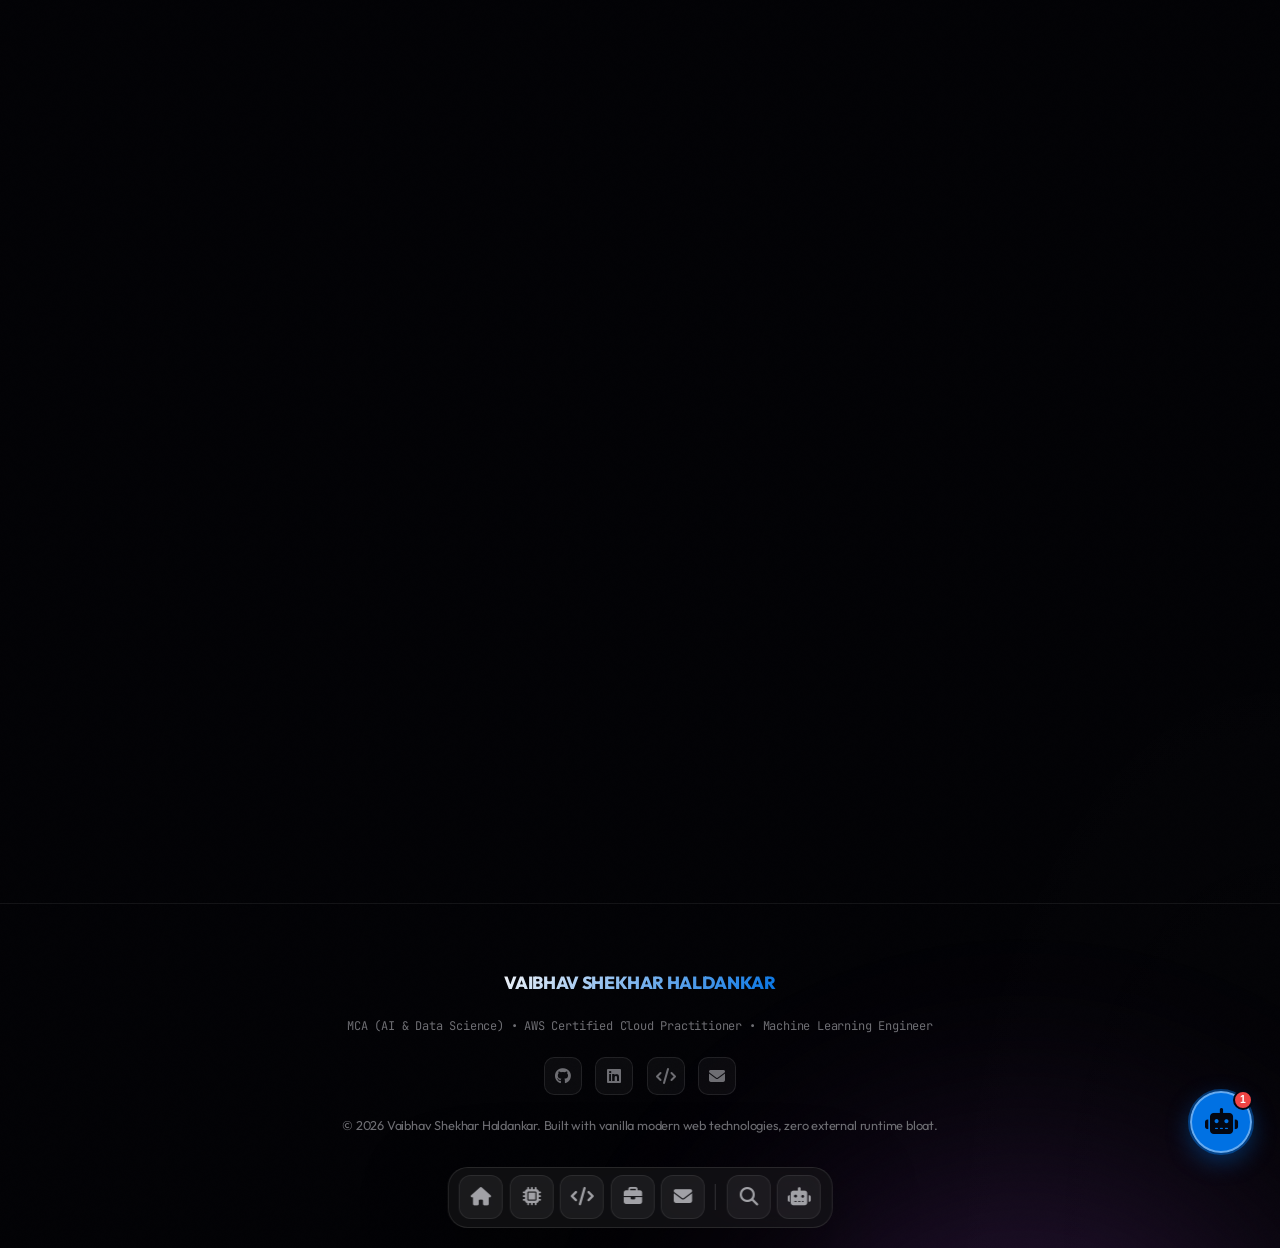
<file: projects.html>
<!DOCTYPE html>
<html lang="en">

<head>
<script>document.documentElement.classList.add("page-transitioning");</script>
  
  <meta charset="UTF-8">
  <meta name="viewport" content="width=device-width, initial-scale=1.0">
  <title>Projects | Vaibhav Shekhar Haldankar</title>

  <!-- SEO & Meta Tags -->
  <meta name="description"
    content="Featured AI, ML, cloud and full-stack engineering projects by Vaibhav Shekhar Haldankar, including QueryTube, Urban Water ML and AWS Observability.">
  <meta name="keywords"
    content="Vaibhav Shekhar Haldankar, AI Engineer, Machine Learning, Data Science, Python, PyTorch, AWS Cloud, FAISS, LangChain, MERN, MCA, Pune, Portfolio, AI Twin">
  <meta name="author" content="Vaibhav Shekhar Haldankar">
  <meta name="theme-color" content="#030712">

  <!-- OpenGraph / Social Sharing -->
  <meta property="og:title" content="Projects | Vaibhav Shekhar Haldankar">
  <meta property="og:description"
    content="Featured AI, ML, cloud and full-stack engineering projects by Vaibhav Shekhar Haldankar, including QueryTube, Urban Water ML and AWS Observability.">
  <meta property="og:type" content="website">
  <meta property="og:url" content="https://github.com/NIGHTFURY-999">
  <meta property="og:image"
    content="https://images.unsplash.com/photo-1618005182384-a83a8bd57fbe?q=80&w=1200&auto=format&fit=crop">

  <!-- Favicon -->
  <link rel="icon" type="image/svg+xml"
    href="data:image/svg+xml,<svg xmlns='http://www.w3.org/2000/svg' viewBox='0 0 100 100'><text y='.9em' font-size='90'>⚡</text></svg>">

  <!-- Google Fonts: Outfit, Inter & JetBrains Mono -->
  <link rel="preconnect" href="https://fonts.googleapis.com">
  <link rel="preconnect" href="https://fonts.gstatic.com" crossorigin>
  <link
    href="https://fonts.googleapis.com/css2?family=Inter:wght@300;400;500;600;700;800&family=JetBrains+Mono:ital,wght@0,400;0,600;0,700;0,800;1,400&family=Outfit:wght@400;500;600;700;800;900&display=swap"
    rel="stylesheet">

  <!-- FontAwesome 6 Icons -->
  <link rel="stylesheet" href="https://cdnjs.cloudflare.com/ajax/libs/font-awesome/6.5.1/css/all.min.css"
    integrity="sha512-DTOQO9RWCH3ppGqcWaEA1BIZOC6xxalwEsw9c2QQeAIftl+Vegovlnee1c9QX4TctnWMn13TZye+giMm8e2LwA=="
    crossorigin="anonymous" referrerpolicy="no-referrer" />

  <!-- Stylesheets -->
  <link rel="stylesheet" href="css/style.css">
  <link rel="stylesheet" href="css/terminal.css">
  <link rel="stylesheet" href="css/ai-twin.css">
  <link rel="stylesheet" href="css/premium.css">
  <link rel="stylesheet" href="css/site-polish.css">
  <link rel="stylesheet" href="css/apple-premium.css">

  <!-- JSON-LD Structured Data for SEO -->
  <script type="application/ld+json">
  {
    "@context": "https://schema.org",
    "@type": "Person",
    "name": "Vaibhav Shekhar Haldankar",
    "jobTitle": "AI Engineer & Data Scientist",
    "alumniOf": [
      {
        "@type": "CollegeOrUniversity",
        "name": "DY Patil International University, Pune"
      },
      {
        "@type": "CollegeOrUniversity",
        "name": "St Xaviers College Mapusa, Goa"
      }
    ],
    "knowsAbout": ["Artificial Intelligence", "Machine Learning", "PyTorch", "AWS Cloud", "Python", "Full-Stack Development"],
    "email": "vaibhavhaldankar999@gmail.com",
    "telephone": "+91 8177923800",
    "url": "https://github.com/NIGHTFURY-999"
  }
  </script>

</head>

<body data-page="projects">
  <a class="skip-to-content" href="#projects">Skip to projects</a>


<!-- Ambient Aurora Backdrop -->
  <div id="bg-aurora" aria-hidden="true"></div>

  <!-- Ambient Cursor Glow Spotlight -->
  <div id="cursor-spotlight"></div>

  <!-- Interactive Particle Background Canvas -->
  <canvas id="bg-canvas"></canvas>

  <!-- Fullscreen Matrix Rain Screen (Triggered via CLI / Easter Egg) -->
  <div id="matrix-overlay">
    <canvas id="matrix-canvas"></canvas>
    <div class="matrix-exit-badge">Click anywhere to exit Matrix Mode</div>
  </div>

  <!-- 1. Premium Fast-Boot Loader (first visit only; near-instant after) -->
  <div id="coder-preloader">
    <div class="loader-mark">
      <div class="loader-ring"></div>
      <div class="loader-ring ring-2"></div>
      <span class="loader-glyph">V</span>
    </div>
    <div class="loader-progress-track">
      <div class="loader-progress-fill" id="preloader-progress-bar"></div>
    </div>
    <div class="loader-caption">
      <span>Loading experience</span>
      <span id="preloader-percent" class="text-cyan font-mono">0%</span>
    </div>
  </div>

  
<!-- 2. Header & Top Navbar -->
  <header class="site-header">
    <div class="container header-inner">
      <a href="index.html" class="brand-logo">
        <div class="logo-icon"><i class="fa-solid fa-code"></i></div>
        <span class="logo-text">VAIBHAV'S <span class="text-cyan">PORTFOLIO</span></span>
      </a>

      <nav class="main-nav" id="main-nav" aria-label="Primary navigation">
        <a href="index.html" data-page="index">Home</a>
        <a href="index.html#about" data-page="index">About</a>
        <a href="skills.html" data-page="skills">Skills</a>
        <a href="projects.html" data-page="projects">Projects</a>
        <a href="experience.html" data-page="experience">Experience</a>
        <a href="contact.html" data-page="contact">Contact</a>
      </nav>

      <div class="header-actions">
        <button class="cmd-palette-trigger trigger-palette-btn" title="Open Command Palette (Ctrl+K / Cmd+K)">
          <i class="fa-solid fa-magnifying-glass text-cyan"></i>
          <span>Search...</span>
          <span class="kbd-badge">⌘K</span>
        </button>

        <button id="theme-mood-btn" class="btn-icon-round" title="Switch Visual Theme Mood">
          <i class="fa-solid fa-palette text-purple"></i>
        </button>

        <button id="toggle-sound-btn" class="btn-icon-round" title="Toggle Sound Effects">
          <i class="fa-solid fa-volume-high"></i>
        </button>

        <a href="assets/Vaibhav-Haldankar-CV.pdf" download="Vaibhav-Haldankar-CV.pdf" class="btn-glass download-cv-btn hide-on-mobile">
          <i class="fa-solid fa-download text-cyan"></i> <span>Download CV</span>
        </a>

        <a href="contact.html" class="btn-neon hide-on-mobile">
          <i class="fa-solid fa-paper-plane"></i> <span>Contact Me</span>
        </a>

        <button id="mobile-menu-btn" class="btn-icon-round mobile-menu-btn" title="Menu" aria-label="Open menu" aria-expanded="false">
          <i class="fa-solid fa-bars"></i>
        </button>
      </div>
    </div>

    <div class="mobile-nav-panel" id="mobile-nav-panel">
      <a href="index.html" data-page="index">Home</a>
      <a href="index.html#about" data-page="index">About</a>
      <a href="skills.html" data-page="skills">Skills</a>
      <a href="projects.html" data-page="projects">Projects</a>
      <a href="experience.html" data-page="experience">Experience</a>
      <a href="contact.html" data-page="contact">Contact</a>
      <a href="assets/Vaibhav-Haldankar-CV.pdf" download="Vaibhav-Haldankar-CV.pdf" class="mobile-cv-link">
        <i class="fa-solid fa-download"></i> Download CV
      </a>
    </div>
  </header>

<!-- 7. Projects Showcase Section -->
  <section id="projects">
    <div class="container">
      <div class="section-header">
        <div class="section-tag"><i class="fa-solid fa-diagram-project"></i> Portfolio Systems</div>
        <h2 class="section-title">Featured Engineering <span class="text-gradient-cyan">Projects</span></h2>
        <p class="section-subtitle">Explore research-backed machine learning algorithms, cloud pipelines, and full-stack
          software applications.</p>
      </div>

      <div class="filter-tabs-wrapper" id="projects-filter-tabs">
        <!-- Rendered dynamically by app.js -->
      </div>

      <div class="projects-grid" id="projects-grid">
        <!-- Rendered dynamically by app.js -->
      </div>
    </div>
  </section>

  
<!-- 10. Services & Team Value Add -->
  <section id="services" class="secondary-portfolio-section" data-secondary-label="Supporting Capabilities">
    <div class="container">
      <div class="section-header">
        <div class="section-tag"><i class="fa-solid fa-handshake"></i> What I Bring to Your Team</div>
        <h2 class="section-title">Engineering <span class="text-gradient-cyan">Value Offerings</span></h2>
        <p class="section-subtitle">Accelerating product development through specialized machine learning and cloud
          competencies.</p>
      </div>

      <div class="services-grid">
        <div class="service-card glass-card">
          <div class="service-icon"><i class="fa-solid fa-brain"></i></div>
          <h3>Generative AI & LLMs</h3>
          <p>Architecting semantic search pipelines, vector retrieval with FAISS, dense embeddings, prompt engineering,
            and custom LLM inference workflows.</p>
        </div>

        <div class="service-card glass-card">
          <div class="service-icon"><i class="fa-solid fa-chart-line"></i></div>
          <h3>Predictive ML & Analytics</h3>
          <p>Training ensemble models (XGBoost, Random Forest), time-series forecasting (ARMA, Kalman), and deep neural
            architectures for multi-source data.</p>
        </div>

        <div class="service-card glass-card">
          <div class="service-icon"><i class="fa-solid fa-cloud"></i></div>
          <h3>AWS Cloud & Observability</h3>
          <p>Deploying resilient serverless architectures (Lambda, CloudWatch, SNS, EC2, S3) with zero-touch
            self-healing and automated alert dispatch.</p>
        </div>

        <div class="service-card glass-card">
          <div class="service-icon"><i class="fa-solid fa-layer-group"></i></div>
          <h3>Full-Stack AI Integration</h3>
          <p>Connecting ML models to intuitive user interfaces using React, Node.js, Express, Streamlit, and optimized
            MySQL/MongoDB databases.</p>
        </div>
      </div>
    </div>
  </section>

  

<!-- 14. Footer -->
  <footer class="site-footer">
    <div class="container footer-inner">
      <div class="footer-logo">VAIBHAV SHEKHAR HALDANKAR</div>
      <div class="text-xs text-muted font-mono">
        MCA (AI & Data Science) • AWS Certified Cloud Practitioner • Machine Learning Engineer
      </div>
      <div class="footer-social-row">
        <a href="https://github.com/NIGHTFURY-999" target="_blank" rel="noopener noreferrer" class="footer-social-link"
          title="GitHub">
          <i class="fa-brands fa-github"></i>
        </a>
        <a href="https://www.linkedin.com/in/vaibhav-haldankar/" target="_blank" rel="noopener noreferrer"
          class="footer-social-link" title="LinkedIn">
          <i class="fa-brands fa-linkedin"></i>
        </a>
        <a href="https://leetcode.com/u/Vaibhav-Haldankar/" target="_blank" rel="noopener noreferrer"
          class="footer-social-link" title="LeetCode">
          <i class="fa-solid fa-code"></i>
        </a>
        <a href="mailto:vaibhavhaldankar999@gmail.com" class="footer-social-link" title="Email Direct">
          <i class="fa-solid fa-envelope"></i>
        </a>
      </div>
      <div class="footer-copy">
        © 2026 Vaibhav Shekhar Haldankar. Built with vanilla modern web technologies, zero external runtime bloat.
      </div>
    </div>
  </footer>

  <!-- 15. AI Twin 🤖 Floating Launcher Button -->
  <button id="ai-twin-trigger" class="ai-twin-floating-btn" title="Chat with Vaibhav's AI Twin 🤖">
    <div class="pulse-ring"></div>
    <i class="fa-solid fa-robot"></i>
    <span class="ai-twin-badge" id="ai-twin-badge">1</span>
  </button>

  <!-- 16. AI Twin 🤖 Interactive Chatbot Window -->
  <div id="ai-twin-widget" class="ai-twin-chat-container">
    <div class="ai-chat-header">
      <div class="ai-header-profile">
        <div class="ai-avatar-thumb">
          <i class="fa-solid fa-robot"></i>
        </div>
        <div class="ai-header-info">
          <div class="ai-header-name">
            Vaibhav AI Twin <i class="fa-solid fa-circle-check text-cyan text-xs"></i>
          </div>
          <div class="ai-header-status">
            <span class="status-dot"></span> Neural Core Online (24/7)
          </div>
        </div>
      </div>

      <div class="ai-header-controls">
        <button id="ai-twin-reset" class="ai-control-btn" title="Reset Conversation">
          <i class="fa-solid fa-arrows-rotate"></i>
        </button>
        <button id="ai-twin-minimize" class="ai-control-btn" title="Minimize Chat">
          <i class="fa-solid fa-minus"></i>
        </button>
        <button id="ai-twin-close" class="ai-control-btn" title="Close Chat">
          <i class="fa-solid fa-xmark"></i>
        </button>
      </div>
    </div>

    <!-- Mode Selector Toolbar -->
    <div class="ai-modes-toolbar">
      <span class="mode-label">Mode:</span>
      <div class="mode-pills-group">
        <button class="ai-mode-pill" data-mode="crisp"
          title="Crisp: Concise, fact-dense recruiter bullets">Crisp</button>
        <button class="ai-mode-pill active" data-mode="clear"
          title="Clear: Balanced, structured technical explanation">Clear</button>
        <button class="ai-mode-pill" data-mode="chatty"
          title="Chatty: Friendly, conversational companion">Chatty</button>
      </div>
    </div>

    <!-- Chat Messages Scroll Body -->
    <div class="ai-messages-body" id="ai-twin-messages">
      <!-- Populated dynamically by ai-twin.js -->
    </div>

    <!-- Typing Indicator -->
    <div class="ai-typing-indicator" id="ai-twin-typing">
      <div class="typing-dot"></div>
      <div class="typing-dot"></div>
      <div class="typing-dot"></div>
    </div>

    <!-- Suggested Prompts Bar -->
    <div class="ai-prompts-bar" id="ai-twin-prompts">
      <!-- Populated dynamically by ai-twin.js -->
    </div>

    <!-- Chat Input Form -->
    <form class="ai-chat-input-form" id="ai-twin-form">
      <input type="text" id="ai-twin-input" class="ai-chat-input"
        placeholder="Ask anything about Vaibhav's projects, skills..." autocomplete="off">
      <button type="submit" class="btn-send-chat" title="Send Message">
        <i class="fa-solid fa-paper-plane"></i>
      </button>
    </form>
  </div>

  <!-- 17. macOS Floating Navigation Dock -->
  <nav class="macos-dock-wrapper" id="macos-dock" aria-label="Floating Navigation Dock">
    <a href="index.html" class="dock-item" data-page="index" title="Home">
      <i class="fa-solid fa-house"></i>
      <span class="dock-tooltip">Home</span>
    </a>
    <a href="skills.html" class="dock-item" data-page="skills" title="Skills">
      <i class="fa-solid fa-microchip"></i>
      <span class="dock-tooltip">Skills</span>
    </a>
    <a href="projects.html" class="dock-item" data-page="projects" title="Projects">
      <i class="fa-solid fa-code"></i>
      <span class="dock-tooltip">Projects</span>
    </a>
    <a href="experience.html" class="dock-item" data-page="experience" title="Experience">
      <i class="fa-solid fa-briefcase"></i>
      <span class="dock-tooltip">Experience</span>
    </a>
    <a href="contact.html" class="dock-item" data-page="contact" title="Contact">
      <i class="fa-solid fa-envelope"></i>
      <span class="dock-tooltip">Contact</span>
    </a>

    <div class="dock-divider"></div>

    <button class="dock-item trigger-palette-btn" title="Command Palette (⌘K)">
      <i class="fa-solid fa-magnifying-glass text-cyan"></i>
      <span class="dock-tooltip">Search</span>
    </button>

    <button class="dock-item" onclick="if(window.globalAITwin) window.globalAITwin.toggleChat();" title="AI Twin">
      <i class="fa-solid fa-robot text-purple"></i>
      <span class="dock-tooltip">AI Twin</span>
    </button>
  </nav>

<!-- 18. Spotlight Command Palette Modal (⌘K) -->
  <div id="command-palette-modal" class="modal-backdrop">
    <div class="palette-modal-box">
      <div class="palette-search-bar">
        <i class="fa-solid fa-magnifying-glass text-cyan"></i>
        <input type="text" id="palette-input" class="palette-input"
          placeholder="Type a command or search (e.g. AWS, CV, Projects)...">
        <span class="kbd-badge">ESC</span>
      </div>
      <div class="palette-results-list" id="palette-results">
        <!-- Rendered by app.js -->
      </div>
      <div class="palette-footer-hint">
        <span>Navigation: <span class="kbd-badge">↑</span> <span class="kbd-badge">↓</span> to navigate</span>
        <span>Select: <span class="kbd-badge">Enter</span></span>
      </div>
    </div>
  </div>

  <!-- 19. Project Architecture & Deep Dive Modal -->
  <div id="project-modal" class="modal-backdrop">
    <div class="modal-dialog">
      <button class="modal-close-btn" title="Close Modal"><i class="fa-solid fa-xmark"></i></button>
      <div class="modal-header">
        <span id="modal-project-badge" class="project-badge mb-2 d-inline-block"></span>
        <h3 id="modal-project-title" class="modal-title"></h3>
      </div>
      <div class="modal-body">
        <div class="mb-3">
          <h4 class="text-cyan text-sm font-mono uppercase mb-1">Architecture & Implementation</h4>
          <p id="modal-project-desc" class="text-secondary"></p>
        </div>

        <div class="mb-3">
          <h4 class="text-cyan text-sm font-mono uppercase mb-1">Impact & Quantitative Results</h4>
          <div class="project-impact-box">
            <i class="fa-solid fa-chart-line text-cyan"></i>
            <span id="modal-project-impact"></span>
          </div>
        </div>

        <div class="mb-3">
          <h4 class="text-cyan text-sm font-mono uppercase mb-1">Key Technical Highlights</h4>
          <ul id="modal-project-highlights" class="pitch-checklist"></ul>
        </div>

        <div>
          <h4 class="text-cyan text-sm font-mono uppercase mb-2">Technologies Used</h4>
          <div id="modal-project-tech" class="project-tech-tags"></div>
        </div>
      </div>
      <div class="modal-footer">
        <button class="btn-glass btn-modal-dismiss">Close</button>
        <a href="#" id="modal-project-github" target="_blank" rel="noopener noreferrer" class="btn-neon">
          <i class="fa-brands fa-github"></i> View Repository
        </a>
      </div>
    </div>
  </div>

  <!-- 20. Certification Viewer Modal -->
  <div id="cert-modal" class="modal-backdrop">
    <div class="modal-dialog">
      <button class="modal-close-btn" title="Close Modal"><i class="fa-solid fa-xmark"></i></button>
      <div class="modal-header">
        <div class="text-xs text-emerald font-mono uppercase mb-1"><i class="fa-solid fa-circle-check"></i> Verified
          Credential</div>
        <h3 id="modal-cert-title" class="modal-title"></h3>
        <div id="modal-cert-issuer" class="text-muted text-sm mt-1"></div>
      </div>
      <div class="modal-body">
        <p id="modal-cert-desc" class="text-secondary mb-4"></p>
      </div>
      <div class="modal-footer">
        <button class="btn-glass btn-modal-dismiss">Close</button>
        <a href="#" id="modal-cert-link" target="_blank" rel="noopener noreferrer" class="btn-neon">
          <i class="fa-solid fa-arrow-up-right-from-square"></i> Verify Credential URL
        </a>
      </div>
    </div>
  </div>

  <!-- 21. Technical Article Reader Modal -->
  <div id="article-modal" class="modal-backdrop">
    <div class="modal-dialog" style="max-width: 780px;">
      <button class="modal-close-btn" title="Close Modal"><i class="fa-solid fa-xmark"></i></button>
      <div class="modal-header">
        <div id="modal-article-meta" class="text-xs text-cyan font-mono mb-1"></div>
        <h3 id="modal-article-title" class="modal-title"></h3>
      </div>
      <div class="modal-body" id="modal-article-body">
        <!-- Rendered by app.js -->
      </div>
      <div class="modal-footer">
        <button class="btn-glass btn-modal-dismiss">Done Reading</button>
      </div>
    </div>
  </div>

  <!-- 22. Quick Direct Connect Modal -->
  <div id="hire-me-modal" class="modal-backdrop">
    <div class="modal-dialog">
      <button class="modal-close-btn" title="Close Modal"><i class="fa-solid fa-xmark"></i></button>
      <div class="modal-header">
        <div class="text-xs text-cyan font-mono uppercase mb-1"><i class="fa-solid fa-paper-plane"></i> Direct
          Connection</div>
        <h3 class="modal-title">Connect with Vaibhav Shekhar Haldankar</h3>
      </div>
      <div class="modal-body">
        <p class="text-secondary mb-3">
          Thank you for exploring my portfolio! Here are my primary specializations and direct communication channels:
        </p>
        <ul class="pitch-checklist mb-4">
          <li><i class="fa-solid fa-check text-cyan"></i> <strong>Core Focus:</strong> Artificial Intelligence, Machine
            Learning, AWS Cloud Infrastructure, Full-Stack Engineering.</li>
          <li><i class="fa-solid fa-check text-cyan"></i> <strong>Education:</strong> MCA in AI & Data Science (DY Patil
            University, Pune).</li>
          <li><i class="fa-solid fa-check text-cyan"></i> <strong>Certifications:</strong> AWS Certified Cloud
            Practitioner.</li>
        </ul>
        <div class="p-3 bg-dark rounded border border-subtle mb-3">
          <div class="text-xs text-muted mb-1">Direct Contact:</div>
          <div class="font-bold text-white">📧 vaibhavhaldankar999@gmail.com | 📱 +91 81779 23800</div>
        </div>
      </div>
      <div class="modal-footer">
        <a href="assets/Vaibhav-Haldankar-CV.pdf" target="_blank" rel="noopener noreferrer" class="btn-glass download-cv-btn">
          <i class="fa-solid fa-download"></i> View Resume
        </a>
        <a href="mailto:vaibhavhaldankar999@gmail.com" class="btn-neon">
          <i class="fa-solid fa-paper-plane"></i> Send Email
        </a>
      </div>
    </div>
  </div>

  
<!-- Scripts -->
  <script src="js/data.js"></script>
  <script src="js/canvas-bg.js"></script>
  <script src="js/terminal.js"></script>
  <script src="js/ai-twin.js"></script>
  <script src="js/app.js"></script>
  <script src="js/scroll-effects.js"></script>
  <script src="js/theme-mood.js"></script>
  <script src="js/vector-demo.js"></script>

  <script src="js/nav.js"></script>
  <script src="js/transitions.js"></script>
</body>

</html>
</file>
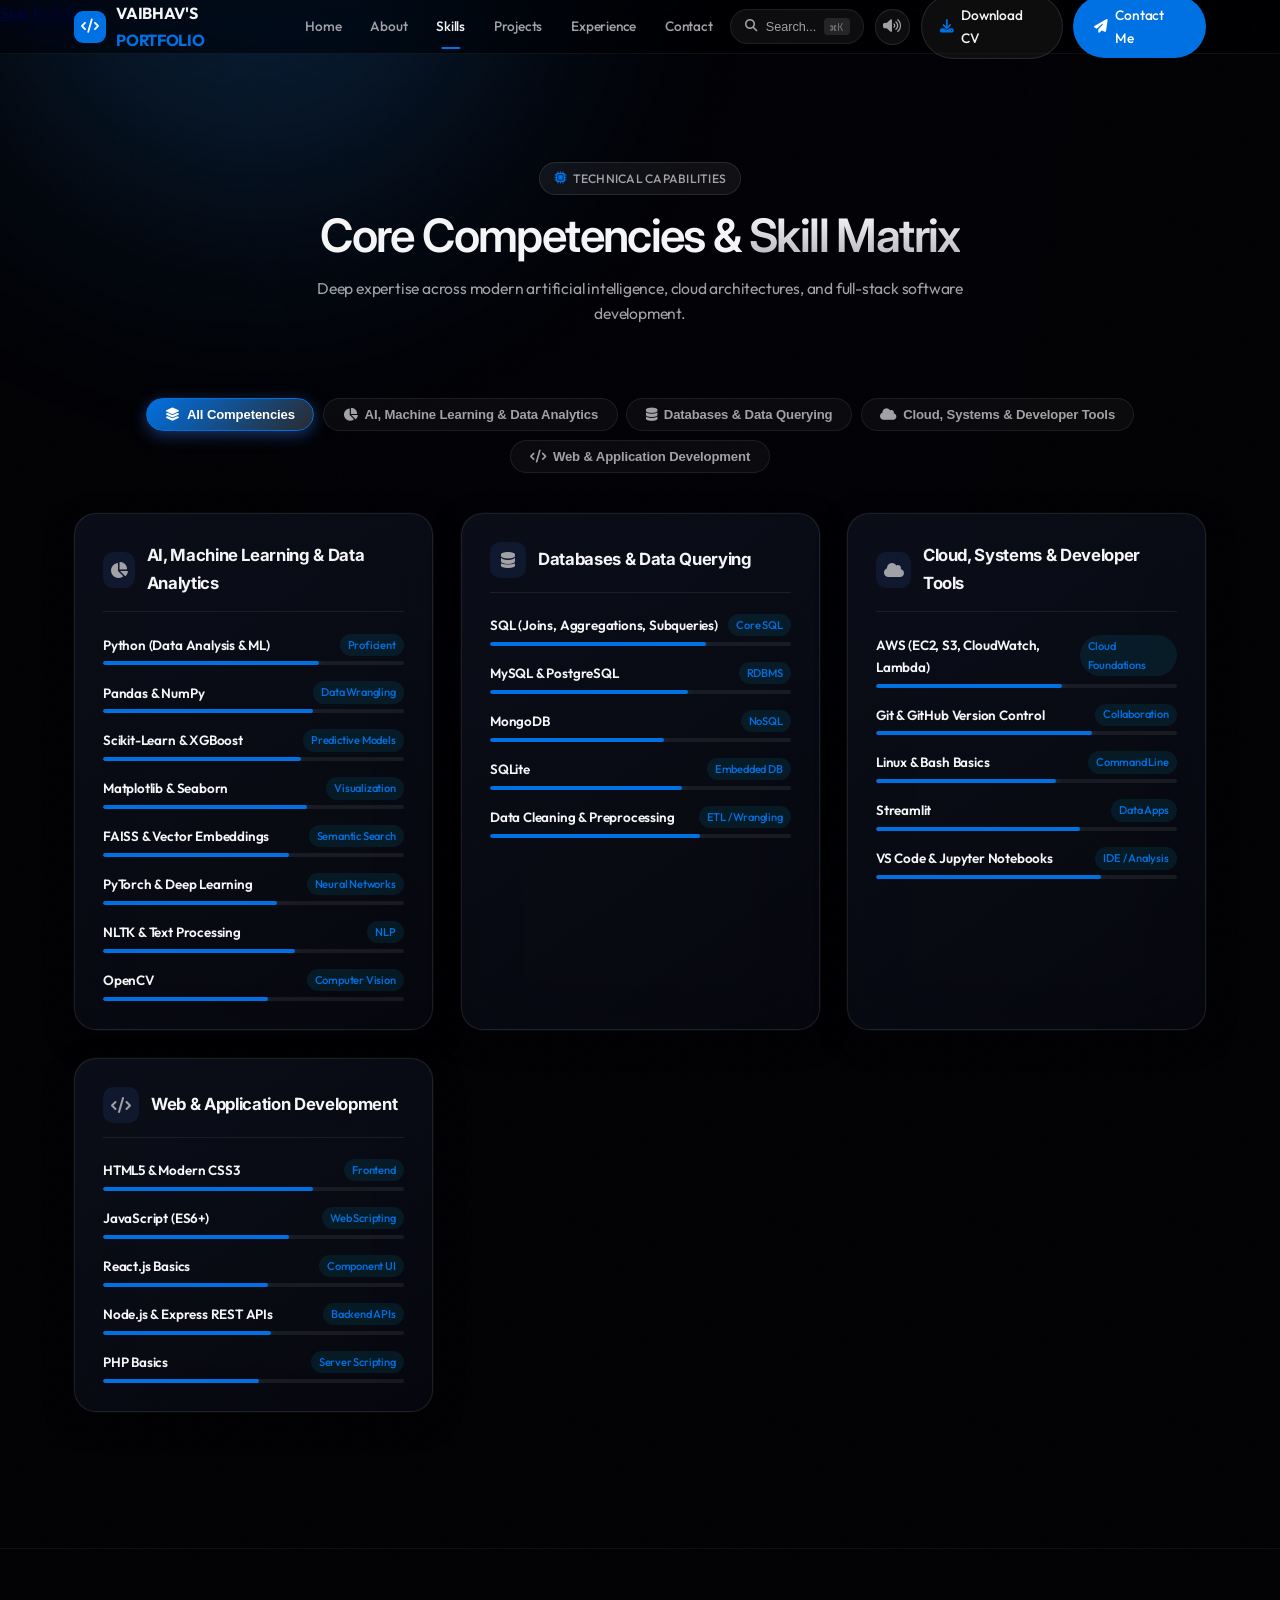
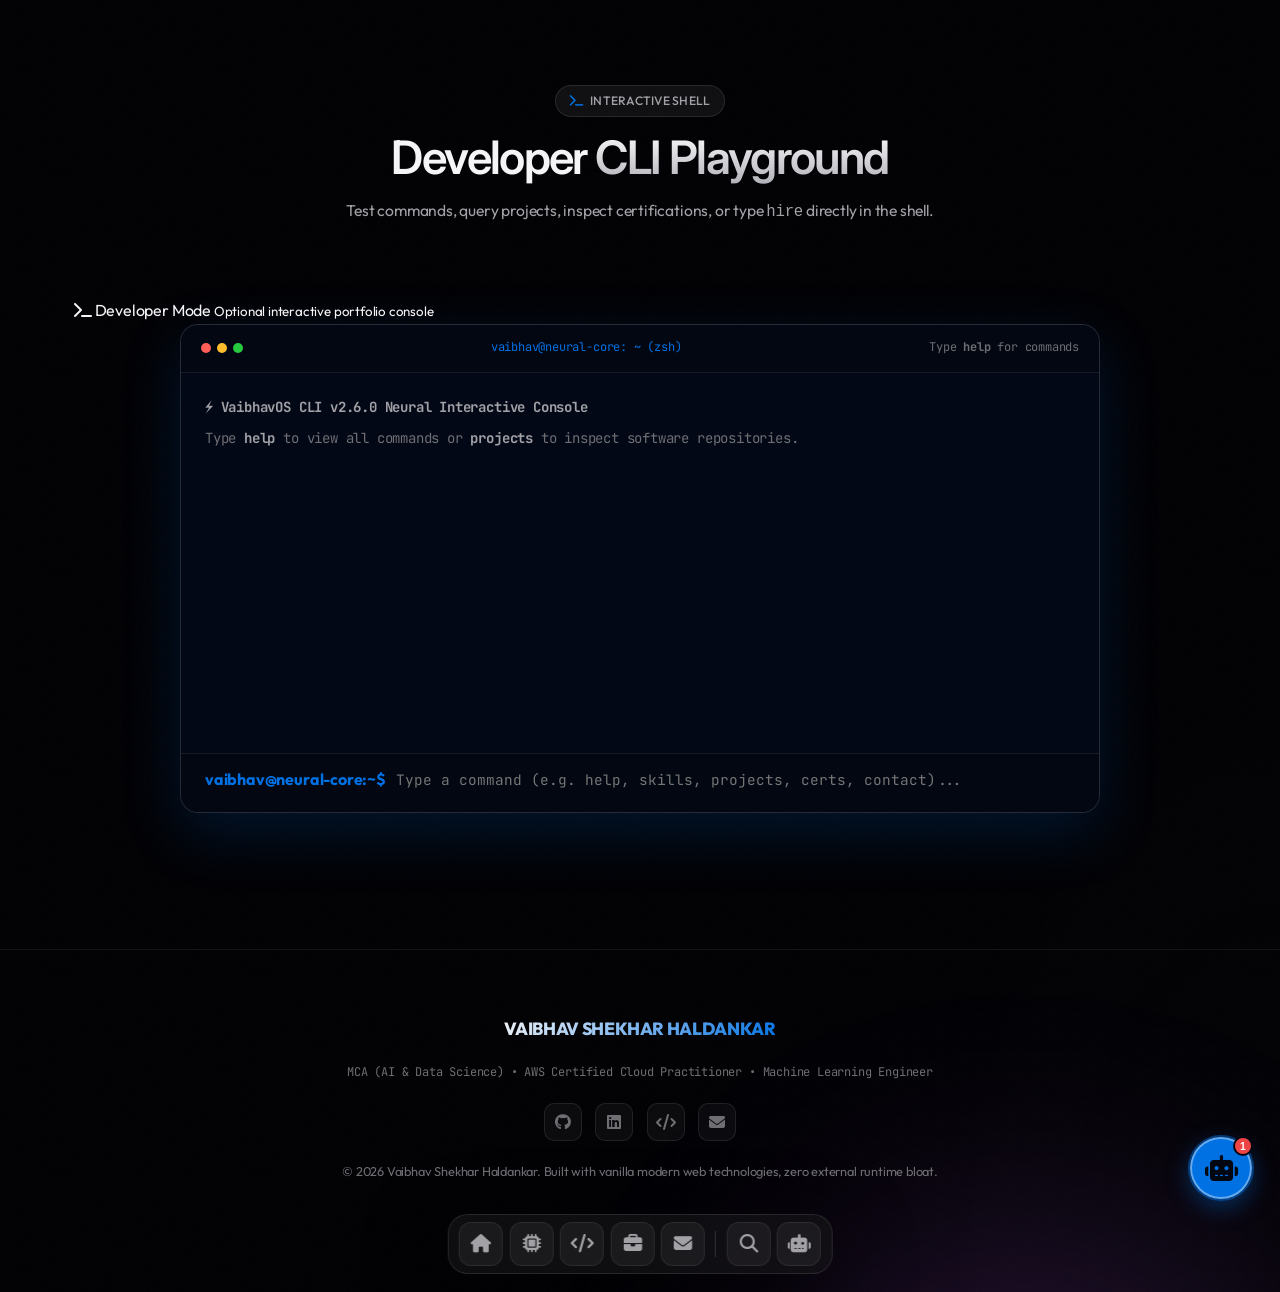
<file: skills.html>
<!DOCTYPE html>
<html lang="en">

<head>
<script>document.documentElement.classList.add("page-transitioning");</script>
  
  <meta charset="UTF-8">
  <meta name="viewport" content="width=device-width, initial-scale=1.0">
  <title>Skills & CLI Playground | Vaibhav Shekhar Haldankar</title>

  <!-- SEO & Meta Tags -->
  <meta name="description"
    content="Explore Vaibhav Shekhar Haldankar's technical skill matrix and try the interactive developer CLI terminal.">
  <meta name="keywords"
    content="Vaibhav Shekhar Haldankar, AI Engineer, Machine Learning, Data Science, Python, PyTorch, AWS Cloud, FAISS, LangChain, MERN, MCA, Pune, Portfolio, AI Twin">
  <meta name="author" content="Vaibhav Shekhar Haldankar">
  <meta name="theme-color" content="#030712">

  <!-- OpenGraph / Social Sharing -->
  <meta property="og:title" content="Skills & CLI Playground | Vaibhav Shekhar Haldankar">
  <meta property="og:description"
    content="Explore Vaibhav Shekhar Haldankar's technical skill matrix and try the interactive developer CLI terminal.">
  <meta property="og:type" content="website">
  <meta property="og:url" content="https://github.com/NIGHTFURY-999">
  <meta property="og:image"
    content="https://images.unsplash.com/photo-1618005182384-a83a8bd57fbe?q=80&w=1200&auto=format&fit=crop">

  <!-- Favicon -->
  <link rel="icon" type="image/svg+xml"
    href="data:image/svg+xml,<svg xmlns='http://www.w3.org/2000/svg' viewBox='0 0 100 100'><text y='.9em' font-size='90'>⚡</text></svg>">

  <!-- Google Fonts: Outfit, Inter & JetBrains Mono -->
  <link rel="preconnect" href="https://fonts.googleapis.com">
  <link rel="preconnect" href="https://fonts.gstatic.com" crossorigin>
  <link
    href="https://fonts.googleapis.com/css2?family=Inter:wght@300;400;500;600;700;800&family=JetBrains+Mono:ital,wght@0,400;0,600;0,700;0,800;1,400&family=Outfit:wght@400;500;600;700;800;900&display=swap"
    rel="stylesheet">

  <!-- FontAwesome 6 Icons -->
  <link rel="stylesheet" href="https://cdnjs.cloudflare.com/ajax/libs/font-awesome/6.5.1/css/all.min.css"
    integrity="sha512-DTOQO9RWCH3ppGqcWaEA1BIZOC6xxalwEsw9c2QQeAIftl+Vegovlnee1c9QX4TctnWMn13TZye+giMm8e2LwA=="
    crossorigin="anonymous" referrerpolicy="no-referrer" />

  <!-- Stylesheets -->
  <link rel="stylesheet" href="css/style.css">
  <link rel="stylesheet" href="css/terminal.css">
  <link rel="stylesheet" href="css/ai-twin.css">
  <link rel="stylesheet" href="css/premium.css">
  <link rel="stylesheet" href="css/site-polish.css">
  <link rel="stylesheet" href="css/apple-premium.css">

  <!-- JSON-LD Structured Data for SEO -->
  <script type="application/ld+json">
  {
    "@context": "https://schema.org",
    "@type": "Person",
    "name": "Vaibhav Shekhar Haldankar",
    "jobTitle": "AI Engineer & Data Scientist",
    "alumniOf": [
      {
        "@type": "CollegeOrUniversity",
        "name": "DY Patil International University, Pune"
      },
      {
        "@type": "CollegeOrUniversity",
        "name": "St Xaviers College Mapusa, Goa"
      }
    ],
    "knowsAbout": ["Artificial Intelligence", "Machine Learning", "PyTorch", "AWS Cloud", "Python", "Full-Stack Development"],
    "email": "vaibhavhaldankar999@gmail.com",
    "telephone": "+91 8177923800",
    "url": "https://github.com/NIGHTFURY-999"
  }
  </script>

</head>

<body data-page="skills">
  <a class="skip-to-content" href="#skills">Skip to skills</a>


<!-- Ambient Aurora Backdrop -->
  <div id="bg-aurora" aria-hidden="true"></div>

  <!-- Ambient Cursor Glow Spotlight -->
  <div id="cursor-spotlight"></div>

  <!-- Interactive Particle Background Canvas -->
  <canvas id="bg-canvas"></canvas>

  <!-- Fullscreen Matrix Rain Screen (Triggered via CLI / Easter Egg) -->
  <div id="matrix-overlay">
    <canvas id="matrix-canvas"></canvas>
    <div class="matrix-exit-badge">Click anywhere to exit Matrix Mode</div>
  </div>

  <!-- 1. Premium Fast-Boot Loader (first visit only; near-instant after) -->
  <div id="coder-preloader">
    <div class="loader-mark">
      <div class="loader-ring"></div>
      <div class="loader-ring ring-2"></div>
      <span class="loader-glyph">V</span>
    </div>
    <div class="loader-progress-track">
      <div class="loader-progress-fill" id="preloader-progress-bar"></div>
    </div>
    <div class="loader-caption">
      <span>Loading experience</span>
      <span id="preloader-percent" class="text-cyan font-mono">0%</span>
    </div>
  </div>

  
<!-- 2. Header & Top Navbar -->
  <header class="site-header">
    <div class="container header-inner">
      <a href="index.html" class="brand-logo">
        <div class="logo-icon"><i class="fa-solid fa-code"></i></div>
        <span class="logo-text">VAIBHAV'S <span class="text-cyan">PORTFOLIO</span></span>
      </a>

      <nav class="main-nav" id="main-nav" aria-label="Primary navigation">
        <a href="index.html" data-page="index">Home</a>
        <a href="index.html#about" data-page="index">About</a>
        <a href="skills.html" data-page="skills">Skills</a>
        <a href="projects.html" data-page="projects">Projects</a>
        <a href="experience.html" data-page="experience">Experience</a>
        <a href="contact.html" data-page="contact">Contact</a>
      </nav>

      <div class="header-actions">
        <button class="cmd-palette-trigger trigger-palette-btn" title="Open Command Palette (Ctrl+K / Cmd+K)">
          <i class="fa-solid fa-magnifying-glass text-cyan"></i>
          <span>Search...</span>
          <span class="kbd-badge">⌘K</span>
        </button>

        <button id="theme-mood-btn" class="btn-icon-round" title="Switch Visual Theme Mood">
          <i class="fa-solid fa-palette text-purple"></i>
        </button>

        <button id="toggle-sound-btn" class="btn-icon-round" title="Toggle Sound Effects">
          <i class="fa-solid fa-volume-high"></i>
        </button>

        <a href="assets/Vaibhav-Haldankar-CV.pdf" download="Vaibhav-Haldankar-CV.pdf" class="btn-glass download-cv-btn hide-on-mobile">
          <i class="fa-solid fa-download text-cyan"></i> <span>Download CV</span>
        </a>

        <a href="contact.html" class="btn-neon hide-on-mobile">
          <i class="fa-solid fa-paper-plane"></i> <span>Contact Me</span>
        </a>

        <button id="mobile-menu-btn" class="btn-icon-round mobile-menu-btn" title="Menu" aria-label="Open menu" aria-expanded="false">
          <i class="fa-solid fa-bars"></i>
        </button>
      </div>
    </div>

    <div class="mobile-nav-panel" id="mobile-nav-panel">
      <a href="index.html" data-page="index">Home</a>
      <a href="index.html#about" data-page="index">About</a>
      <a href="skills.html" data-page="skills">Skills</a>
      <a href="projects.html" data-page="projects">Projects</a>
      <a href="experience.html" data-page="experience">Experience</a>
      <a href="contact.html" data-page="contact">Contact</a>
      <a href="assets/Vaibhav-Haldankar-CV.pdf" download="Vaibhav-Haldankar-CV.pdf" class="mobile-cv-link">
        <i class="fa-solid fa-download"></i> Download CV
      </a>
    </div>
  </header>

<!-- 5. Interactive Skills Matrix Section -->
  <section id="skills">
    <div class="container">
      <div class="section-header">
        <div class="section-tag"><i class="fa-solid fa-microchip"></i> Technical Capabilities</div>
        <h2 class="section-title">Core Competencies & <span class="text-gradient-cyan">Skill Matrix</span></h2>
        <p class="section-subtitle">Deep expertise across modern artificial intelligence, cloud architectures, and
          full-stack software development.</p>
      </div>

      <div class="filter-tabs-wrapper" id="skills-filter-tabs">
        <!-- Rendered dynamically by app.js -->
      </div>

      <div class="skills-matrix-grid" id="skills-matrix-container">
        <!-- Rendered dynamically by app.js -->
      </div>
    </div>
  </section>

  
<!-- 6. Interactive Developer CLI Terminal Section -->
  <section id="terminal">
    <div class="container">
      <div class="section-header">
        <div class="section-tag"><i class="fa-solid fa-terminal"></i> Interactive Shell</div>
        <h2 class="section-title">Developer <span class="text-gradient-cyan">CLI Playground</span></h2>
        <p class="section-subtitle">Test commands, query projects, inspect certifications, or type <code>hire</code>
          directly in the shell.</p>
      </div>

      <div class="developer-mode-badge">
        <i class="fa-solid fa-terminal"></i>
        <span>Developer Mode</span>
        <small>Optional interactive portfolio console</small>
      </div>

      <div class="terminal-wrapper" id="interactive-cli">
        <div class="cli-window-box">
          <div class="cli-window-topbar">
            <div class="mac-window-dots">
              <span class="mac-dot red"></span>
              <span class="mac-dot yellow"></span>
              <span class="mac-dot green"></span>
            </div>
            <div class="cli-status-info font-mono">vaibhav@neural-core: ~ (zsh)</div>
            <div class="text-xs text-muted font-mono">Type <strong>help</strong> for commands</div>
          </div>

          <div class="cli-terminal-body terminal-body">
            <div class="terminal-line text-cyan font-bold">⚡ VaibhavOS CLI v2.6.0 Neural Interactive Console</div>
            <div class="terminal-line text-muted">Type <span class="text-cyan font-bold">help</span> to view all
              commands or <span class="text-yellow font-bold">projects</span> to inspect software repositories.</div>
          </div>

          <div class="cli-input-row">
            <span class="prompt-prefix">vaibhav@neural-core:~$</span>
            <input type="text" class="terminal-input"
              placeholder="Type a command (e.g. help, skills, projects, certs, contact)..." autocomplete="off"
              spellcheck="false">
          </div>
        </div>
      </div>
    </div>
  </section>

  

<!-- 14. Footer -->
  <footer class="site-footer">
    <div class="container footer-inner">
      <div class="footer-logo">VAIBHAV SHEKHAR HALDANKAR</div>
      <div class="text-xs text-muted font-mono">
        MCA (AI & Data Science) • AWS Certified Cloud Practitioner • Machine Learning Engineer
      </div>
      <div class="footer-social-row">
        <a href="https://github.com/NIGHTFURY-999" target="_blank" rel="noopener noreferrer" class="footer-social-link"
          title="GitHub">
          <i class="fa-brands fa-github"></i>
        </a>
        <a href="https://www.linkedin.com/in/vaibhav-haldankar/" target="_blank" rel="noopener noreferrer"
          class="footer-social-link" title="LinkedIn">
          <i class="fa-brands fa-linkedin"></i>
        </a>
        <a href="https://leetcode.com/u/Vaibhav-Haldankar/" target="_blank" rel="noopener noreferrer"
          class="footer-social-link" title="LeetCode">
          <i class="fa-solid fa-code"></i>
        </a>
        <a href="mailto:vaibhavhaldankar999@gmail.com" class="footer-social-link" title="Email Direct">
          <i class="fa-solid fa-envelope"></i>
        </a>
      </div>
      <div class="footer-copy">
        © 2026 Vaibhav Shekhar Haldankar. Built with vanilla modern web technologies, zero external runtime bloat.
      </div>
    </div>
  </footer>

  <!-- 15. AI Twin 🤖 Floating Launcher Button -->
  <button id="ai-twin-trigger" class="ai-twin-floating-btn" title="Chat with Vaibhav's AI Twin 🤖">
    <div class="pulse-ring"></div>
    <i class="fa-solid fa-robot"></i>
    <span class="ai-twin-badge" id="ai-twin-badge">1</span>
  </button>

  <!-- 16. AI Twin 🤖 Interactive Chatbot Window -->
  <div id="ai-twin-widget" class="ai-twin-chat-container">
    <div class="ai-chat-header">
      <div class="ai-header-profile">
        <div class="ai-avatar-thumb">
          <i class="fa-solid fa-robot"></i>
        </div>
        <div class="ai-header-info">
          <div class="ai-header-name">
            Vaibhav AI Twin <i class="fa-solid fa-circle-check text-cyan text-xs"></i>
          </div>
          <div class="ai-header-status">
            <span class="status-dot"></span> Neural Core Online (24/7)
          </div>
        </div>
      </div>

      <div class="ai-header-controls">
        <button id="ai-twin-reset" class="ai-control-btn" title="Reset Conversation">
          <i class="fa-solid fa-arrows-rotate"></i>
        </button>
        <button id="ai-twin-minimize" class="ai-control-btn" title="Minimize Chat">
          <i class="fa-solid fa-minus"></i>
        </button>
        <button id="ai-twin-close" class="ai-control-btn" title="Close Chat">
          <i class="fa-solid fa-xmark"></i>
        </button>
      </div>
    </div>

    <!-- Mode Selector Toolbar -->
    <div class="ai-modes-toolbar">
      <span class="mode-label">Mode:</span>
      <div class="mode-pills-group">
        <button class="ai-mode-pill" data-mode="crisp"
          title="Crisp: Concise, fact-dense recruiter bullets">Crisp</button>
        <button class="ai-mode-pill active" data-mode="clear"
          title="Clear: Balanced, structured technical explanation">Clear</button>
        <button class="ai-mode-pill" data-mode="chatty"
          title="Chatty: Friendly, conversational companion">Chatty</button>
      </div>
    </div>

    <!-- Chat Messages Scroll Body -->
    <div class="ai-messages-body" id="ai-twin-messages">
      <!-- Populated dynamically by ai-twin.js -->
    </div>

    <!-- Typing Indicator -->
    <div class="ai-typing-indicator" id="ai-twin-typing">
      <div class="typing-dot"></div>
      <div class="typing-dot"></div>
      <div class="typing-dot"></div>
    </div>

    <!-- Suggested Prompts Bar -->
    <div class="ai-prompts-bar" id="ai-twin-prompts">
      <!-- Populated dynamically by ai-twin.js -->
    </div>

    <!-- Chat Input Form -->
    <form class="ai-chat-input-form" id="ai-twin-form">
      <input type="text" id="ai-twin-input" class="ai-chat-input"
        placeholder="Ask anything about Vaibhav's projects, skills..." autocomplete="off">
      <button type="submit" class="btn-send-chat" title="Send Message">
        <i class="fa-solid fa-paper-plane"></i>
      </button>
    </form>
  </div>

  <!-- 17. macOS Floating Navigation Dock -->
  <nav class="macos-dock-wrapper" id="macos-dock" aria-label="Floating Navigation Dock">
    <a href="index.html" class="dock-item" data-page="index" title="Home">
      <i class="fa-solid fa-house"></i>
      <span class="dock-tooltip">Home</span>
    </a>
    <a href="skills.html" class="dock-item" data-page="skills" title="Skills">
      <i class="fa-solid fa-microchip"></i>
      <span class="dock-tooltip">Skills</span>
    </a>
    <a href="projects.html" class="dock-item" data-page="projects" title="Projects">
      <i class="fa-solid fa-code"></i>
      <span class="dock-tooltip">Projects</span>
    </a>
    <a href="experience.html" class="dock-item" data-page="experience" title="Experience">
      <i class="fa-solid fa-briefcase"></i>
      <span class="dock-tooltip">Experience</span>
    </a>
    <a href="contact.html" class="dock-item" data-page="contact" title="Contact">
      <i class="fa-solid fa-envelope"></i>
      <span class="dock-tooltip">Contact</span>
    </a>

    <div class="dock-divider"></div>

    <button class="dock-item trigger-palette-btn" title="Command Palette (⌘K)">
      <i class="fa-solid fa-magnifying-glass text-cyan"></i>
      <span class="dock-tooltip">Search</span>
    </button>

    <button class="dock-item" onclick="if(window.globalAITwin) window.globalAITwin.toggleChat();" title="AI Twin">
      <i class="fa-solid fa-robot text-purple"></i>
      <span class="dock-tooltip">AI Twin</span>
    </button>
  </nav>

<!-- 18. Spotlight Command Palette Modal (⌘K) -->
  <div id="command-palette-modal" class="modal-backdrop">
    <div class="palette-modal-box">
      <div class="palette-search-bar">
        <i class="fa-solid fa-magnifying-glass text-cyan"></i>
        <input type="text" id="palette-input" class="palette-input"
          placeholder="Type a command or search (e.g. AWS, CV, Projects)...">
        <span class="kbd-badge">ESC</span>
      </div>
      <div class="palette-results-list" id="palette-results">
        <!-- Rendered by app.js -->
      </div>
      <div class="palette-footer-hint">
        <span>Navigation: <span class="kbd-badge">↑</span> <span class="kbd-badge">↓</span> to navigate</span>
        <span>Select: <span class="kbd-badge">Enter</span></span>
      </div>
    </div>
  </div>

  <!-- 19. Project Architecture & Deep Dive Modal -->
  <div id="project-modal" class="modal-backdrop">
    <div class="modal-dialog">
      <button class="modal-close-btn" title="Close Modal"><i class="fa-solid fa-xmark"></i></button>
      <div class="modal-header">
        <span id="modal-project-badge" class="project-badge mb-2 d-inline-block"></span>
        <h3 id="modal-project-title" class="modal-title"></h3>
      </div>
      <div class="modal-body">
        <div class="mb-3">
          <h4 class="text-cyan text-sm font-mono uppercase mb-1">Architecture & Implementation</h4>
          <p id="modal-project-desc" class="text-secondary"></p>
        </div>

        <div class="mb-3">
          <h4 class="text-cyan text-sm font-mono uppercase mb-1">Impact & Quantitative Results</h4>
          <div class="project-impact-box">
            <i class="fa-solid fa-chart-line text-cyan"></i>
            <span id="modal-project-impact"></span>
          </div>
        </div>

        <div class="mb-3">
          <h4 class="text-cyan text-sm font-mono uppercase mb-1">Key Technical Highlights</h4>
          <ul id="modal-project-highlights" class="pitch-checklist"></ul>
        </div>

        <div>
          <h4 class="text-cyan text-sm font-mono uppercase mb-2">Technologies Used</h4>
          <div id="modal-project-tech" class="project-tech-tags"></div>
        </div>
      </div>
      <div class="modal-footer">
        <button class="btn-glass btn-modal-dismiss">Close</button>
        <a href="#" id="modal-project-github" target="_blank" rel="noopener noreferrer" class="btn-neon">
          <i class="fa-brands fa-github"></i> View Repository
        </a>
      </div>
    </div>
  </div>

  <!-- 20. Certification Viewer Modal -->
  <div id="cert-modal" class="modal-backdrop">
    <div class="modal-dialog">
      <button class="modal-close-btn" title="Close Modal"><i class="fa-solid fa-xmark"></i></button>
      <div class="modal-header">
        <div class="text-xs text-emerald font-mono uppercase mb-1"><i class="fa-solid fa-circle-check"></i> Verified
          Credential</div>
        <h3 id="modal-cert-title" class="modal-title"></h3>
        <div id="modal-cert-issuer" class="text-muted text-sm mt-1"></div>
      </div>
      <div class="modal-body">
        <p id="modal-cert-desc" class="text-secondary mb-4"></p>
      </div>
      <div class="modal-footer">
        <button class="btn-glass btn-modal-dismiss">Close</button>
        <a href="#" id="modal-cert-link" target="_blank" rel="noopener noreferrer" class="btn-neon">
          <i class="fa-solid fa-arrow-up-right-from-square"></i> Verify Credential URL
        </a>
      </div>
    </div>
  </div>

  <!-- 21. Technical Article Reader Modal -->
  <div id="article-modal" class="modal-backdrop">
    <div class="modal-dialog" style="max-width: 780px;">
      <button class="modal-close-btn" title="Close Modal"><i class="fa-solid fa-xmark"></i></button>
      <div class="modal-header">
        <div id="modal-article-meta" class="text-xs text-cyan font-mono mb-1"></div>
        <h3 id="modal-article-title" class="modal-title"></h3>
      </div>
      <div class="modal-body" id="modal-article-body">
        <!-- Rendered by app.js -->
      </div>
      <div class="modal-footer">
        <button class="btn-glass btn-modal-dismiss">Done Reading</button>
      </div>
    </div>
  </div>

  <!-- 22. Quick Direct Connect Modal -->
  <div id="hire-me-modal" class="modal-backdrop">
    <div class="modal-dialog">
      <button class="modal-close-btn" title="Close Modal"><i class="fa-solid fa-xmark"></i></button>
      <div class="modal-header">
        <div class="text-xs text-cyan font-mono uppercase mb-1"><i class="fa-solid fa-paper-plane"></i> Direct
          Connection</div>
        <h3 class="modal-title">Connect with Vaibhav Shekhar Haldankar</h3>
      </div>
      <div class="modal-body">
        <p class="text-secondary mb-3">
          Thank you for exploring my portfolio! Here are my primary specializations and direct communication channels:
        </p>
        <ul class="pitch-checklist mb-4">
          <li><i class="fa-solid fa-check text-cyan"></i> <strong>Core Focus:</strong> Artificial Intelligence, Machine
            Learning, AWS Cloud Infrastructure, Full-Stack Engineering.</li>
          <li><i class="fa-solid fa-check text-cyan"></i> <strong>Education:</strong> MCA in AI & Data Science (DY Patil
            University, Pune).</li>
          <li><i class="fa-solid fa-check text-cyan"></i> <strong>Certifications:</strong> AWS Certified Cloud
            Practitioner.</li>
        </ul>
        <div class="p-3 bg-dark rounded border border-subtle mb-3">
          <div class="text-xs text-muted mb-1">Direct Contact:</div>
          <div class="font-bold text-white">📧 vaibhavhaldankar999@gmail.com | 📱 +91 81779 23800</div>
        </div>
      </div>
      <div class="modal-footer">
        <a href="assets/Vaibhav-Haldankar-CV.pdf" target="_blank" rel="noopener noreferrer" class="btn-glass download-cv-btn">
          <i class="fa-solid fa-download"></i> View Resume
        </a>
        <a href="mailto:vaibhavhaldankar999@gmail.com" class="btn-neon">
          <i class="fa-solid fa-paper-plane"></i> Send Email
        </a>
      </div>
    </div>
  </div>

  
<!-- Scripts -->
  <script src="js/data.js"></script>
  <script src="js/canvas-bg.js"></script>
  <script src="js/terminal.js"></script>
  <script src="js/ai-twin.js"></script>
  <script src="js/app.js"></script>
  <script src="js/scroll-effects.js"></script>
  <script src="js/theme-mood.js"></script>
  <script src="js/vector-demo.js"></script>

  <script src="js/nav.js"></script>
  <script src="js/transitions.js"></script>
</body>

</html>
</file>
<file: css/style.css>
/* ==========================================================================
   VAIBHAV SHEKHAR HALDANKAR — PREMIUM PORTFOLIO
   Design System: Deep Space Dark, Aurora Gradients, Glassmorphism, 3D Physics
   ========================================================================== */

:root {
  /* ── Core Background Palette ── */
  --bg-void: #03040a;
  --bg-base: #060810;
  --bg-surface: #0b0d1a;
  --bg-card: rgba(12, 15, 28, 0.7);
  --bg-card-hover: rgba(18, 22, 40, 0.88);

  /* ── Signature Accent Colors ── */
  --accent-blue: #3b82f6;
  --accent-cyan: #06b6d4;
  --accent-indigo: #6366f1;
  --accent-purple: #a855f7;
  --accent-violet: #8b5cf6;
  --accent-emerald: #10b981;
  --accent-amber: #f59e0b;
  --accent-rose: #f43f5e;

  /* Legacy aliases for terminal/ai-twin compatibility */
  --neon-blue: #3b82f6;
  --neon-cyan: #06b6d4;
  --neon-purple: #a855f7;
  --neon-sky: #38bdf8;
  --apple-blue: #3b82f6;
  --apple-cyan: #06b6d4;
  --apple-purple: #a855f7;
  --apple-green: #10b981;
  --apple-orange: #f59e0b;
  --apple-pink: #f43f5e;
  --border-neon: rgba(6, 182, 212, 0.3);
  --glow-cyan-sm: 0 0 12px rgba(6, 182, 212, 0.35);
  --glow-cyan-lg: 0 0 40px rgba(6, 182, 212, 0.2), 0 0 80px rgba(6, 182, 212, 0.08);
  --transition-fast: 0.15s ease;
  --transition-normal: 0.25s ease;

  /* ── Border System ── */
  --border-subtle: rgba(255, 255, 255, 0.07);
  --border-glass: rgba(255, 255, 255, 0.11);
  --border-hover: rgba(59, 130, 246, 0.45);

  /* ── Text Colors ── */
  --text-primary: #f0f4ff;
  --text-secondary: #94a3b8;
  --text-muted: #5a6785;
  --text-accent: #3b82f6;

  /* ── Fonts ── */
  --font-main: 'Outfit', 'Inter', -apple-system, BlinkMacSystemFont, sans-serif;
  --font-mono: 'JetBrains Mono', 'Fira Code', monospace;

  /* ── Shadows ── */
  --shadow-card: 0 8px 32px 0 rgba(0, 0, 0, 0.55);
  --shadow-glow: 0 0 32px rgba(59, 130, 246, 0.2);
  --shadow-card-xl: 0 20px 60px rgba(0, 0, 0, 0.6);

  /* ── Easing ── */
  --ease-out-expo: cubic-bezier(0.16, 1, 0.3, 1);
  --ease-spring: cubic-bezier(0.34, 1.56, 0.64, 1);
}

/* ── Base Reset ── */
*,
*::before,
*::after {
  box-sizing: border-box;
  margin: 0;
  padding: 0;
}

html {
  scroll-behavior: smooth;
  font-size: 16px;
  background-color: var(--bg-void);
  color: var(--text-primary);
  font-family: var(--font-main);
  overflow-x: hidden;
  letter-spacing: -0.012em;
}

body {
  min-height: 100vh;
  position: relative;
  line-height: 1.65;
  background-color: var(--bg-void);
  color: var(--text-primary);
  overflow-x: hidden;
}

/* ── Premium Aurora Background ── */
body::before {
  content: '';
  position: fixed;
  inset: 0;
  z-index: 0;
  pointer-events: none;
  background:
    radial-gradient(ellipse 80% 60% at 10% 15%, rgba(59, 130, 246, 0.12) 0%, transparent 60%),
    radial-gradient(ellipse 70% 55% at 90% 80%, rgba(168, 85, 247, 0.10) 0%, transparent 60%),
    radial-gradient(ellipse 60% 45% at 55% 50%, rgba(6, 182, 212, 0.07) 0%, transparent 55%),
    radial-gradient(ellipse 90% 40% at 50% 100%, rgba(99, 102, 241, 0.06) 0%, transparent 60%);
  animation: auroraDrift 18s ease-in-out infinite alternate;
}

/* Subtle SVG noise for organic texture */
body::after {
  content: '';
  position: fixed;
  inset: 0;
  z-index: 0;
  pointer-events: none;
  background-image: url("data:image/svg+xml,%3Csvg viewBox='0 0 512 512' xmlns='http://www.w3.org/2000/svg'%3E%3Cfilter id='n'%3E%3CfeTurbulence type='fractalNoise' baseFrequency='0.8' numOctaves='4' stitchTiles='stitch'/%3E%3C/filter%3E%3Crect width='100%25' height='100%25' filter='url(%23n)'/%3E%3C/svg%3E");
  background-size: 200px 200px;
  opacity: 0.018;
  mix-blend-mode: overlay;
}

@keyframes auroraDrift {
  0% {
    opacity: 1;
    filter: hue-rotate(0deg);
  }

  50% {
    opacity: 0.85;
    filter: hue-rotate(15deg);
  }

  100% {
    opacity: 1;
    filter: hue-rotate(-10deg);
  }
}

/* ── Cursor Glow Spotlight ── */
#cursor-spotlight {
  position: fixed;
  top: 0;
  left: 0;
  width: 500px;
  height: 500px;
  border-radius: 50%;
  pointer-events: none;
  background: radial-gradient(circle,
      rgba(59, 130, 246, 0.09) 0%,
      rgba(168, 85, 247, 0.04) 40%,
      transparent 70%);
  transform: translate(-50%, -50%);
  z-index: 1;
  transition: transform 0.1s ease-out;
  opacity: 0.8;
}

/* ── Custom Scrollbar ── */
::-webkit-scrollbar {
  width: 6px;
}

::-webkit-scrollbar-track {
  background: var(--bg-void);
}

::-webkit-scrollbar-thumb {
  background: rgba(255, 255, 255, 0.14);
  border-radius: 10px;
}

::-webkit-scrollbar-thumb:hover {
  background: rgba(59, 130, 246, 0.55);
}

/* ── Canvas Background ── */
#bg-canvas {
  position: fixed;
  top: 0;
  left: 0;
  width: 100%;
  height: 100%;
  pointer-events: none;
  z-index: 0;
  opacity: 0.9;
}

/* ── Container ── */
.container {
  width: 100%;
  max-width: 1180px;
  margin: 0 auto;
  padding: 0 1.5rem;
  position: relative;
  z-index: 1;
}

/* ── Typography Utilities ── */
.text-cyan {
  color: var(--accent-cyan) !important;
}

.text-blue {
  color: var(--accent-blue) !important;
}

.text-purple {
  color: var(--accent-purple) !important;
}

.text-emerald {
  color: var(--accent-emerald) !important;
}

.text-yellow {
  color: var(--accent-amber) !important;
}

.text-muted {
  color: var(--text-muted) !important;
}

.text-secondary {
  color: var(--text-secondary) !important;
}

.font-mono {
  font-family: var(--font-mono) !important;
}

.font-bold {
  font-weight: 700;
}

.text-xs {
  font-size: 0.75rem;
}

.text-sm {
  font-size: 0.875rem;
}

.text-gradient-cyan {
  background: linear-gradient(135deg, #e0e7ff 0%, #38bdf8 40%, var(--accent-blue) 80%, var(--accent-indigo) 100%);
  -webkit-background-clip: text;
  -webkit-text-fill-color: transparent;
  background-clip: text;
}

.text-gradient-purple {
  background: linear-gradient(135deg, #e0e7ff 0%, var(--accent-violet) 60%, var(--accent-rose) 100%);
  -webkit-background-clip: text;
  -webkit-text-fill-color: transparent;
  background-clip: text;
}

/* ── Layout Helpers ── */
.d-flex {
  display: flex;
}

.gap-2 {
  gap: 0.5rem;
}

.justify-content-center {
  justify-content: center;
}

.mb-1 {
  margin-bottom: 0.25rem;
}

.mb-2 {
  margin-bottom: 0.5rem;
}

.mb-3 {
  margin-bottom: 0.75rem;
}

.mb-4 {
  margin-bottom: 1rem;
}

.mt-2 {
  margin-top: 0.5rem;
}

.mt-5 {
  margin-top: 3rem;
}

.w-100 {
  width: 100%;
}

.uppercase {
  text-transform: uppercase;
}

.p-3 {
  padding: 0.75rem;
}

/* ── Scroll Reveal Animations ── */
.reveal {
  opacity: 0;
  transform: translateY(32px);
  transition: opacity 0.8s var(--ease-out-expo), transform 0.8s var(--ease-out-expo);
}

.reveal.visible {
  opacity: 1;
  transform: translateY(0);
}

/* ── Glass Card System ── */
.glass-card {
  background: linear-gradient(145deg, rgba(14, 17, 35, 0.75) 0%, rgba(8, 10, 22, 0.65) 100%);
  backdrop-filter: blur(28px) saturate(160%);
  -webkit-backdrop-filter: blur(28px) saturate(160%);
  border: 1px solid rgba(255, 255, 255, 0.09);
  border-radius: 22px;
  box-shadow:
    0 0 0 0.5px rgba(255, 255, 255, 0.04),
    0 12px 40px rgba(0, 0, 0, 0.45);
  position: relative;
  overflow: hidden;
  transform-style: preserve-3d;
  transition: transform 0.3s var(--ease-out-expo), box-shadow 0.3s ease, border-color 0.3s ease;
}

/* Top sheen line */
.glass-card::before {
  content: '';
  position: absolute;
  top: 0;
  left: 8%;
  right: 8%;
  height: 1px;
  background: linear-gradient(90deg, transparent, rgba(255, 255, 255, 0.2), transparent);
  pointer-events: none;
  z-index: 3;
}

/* Mouse-follow sheen */
.card-sheen {
  position: absolute;
  inset: 0;
  pointer-events: none;
  background: radial-gradient(circle at var(--mouse-x, 50%) var(--mouse-y, 50%),
      rgba(255, 255, 255, 0.07) 0%,
      rgba(59, 130, 246, 0.03) 40%,
      transparent 70%);
  opacity: 0;
  transition: opacity 0.3s ease;
  z-index: 2;
}

.glass-card:hover .card-sheen {
  opacity: 1;
}

.glass-card:hover {
  border-color: rgba(59, 130, 246, 0.28);
  box-shadow:
    0 0 0 0.5px rgba(59, 130, 246, 0.18),
    0 18px 50px rgba(0, 0, 0, 0.55),
    0 0 60px rgba(59, 130, 246, 0.07);
}

/* Featured project accent border */
.featured-border {
  border-color: rgba(99, 102, 241, 0.35) !important;
}

/* ── Header & Navbar ── */
.site-header {
  position: fixed;
  top: 0;
  left: 0;
  width: 100%;
  height: 60px;
  z-index: 100;
  background: rgba(3, 4, 10, 0.75);
  backdrop-filter: saturate(200%) blur(24px);
  -webkit-backdrop-filter: saturate(200%) blur(24px);
  border-bottom: 1px solid rgba(255, 255, 255, 0.06);
  display: flex;
  align-items: center;
  transition: background 0.3s ease, box-shadow 0.3s ease;
}

.site-header.scrolled {
  background: rgba(3, 4, 10, 0.92) !important;
  box-shadow: 0 4px 24px rgba(0, 0, 0, 0.6);
}

.header-inner {
  display: flex;
  justify-content: space-between;
  align-items: center;
  width: 100%;
}

.brand-logo {
  display: flex;
  align-items: center;
  gap: 0.65rem;
  text-decoration: none;
  color: var(--text-primary);
  font-weight: 700;
  font-size: 1rem;
  letter-spacing: -0.02em;
}

.brand-logo .logo-icon {
  width: 32px;
  height: 32px;
  border-radius: 9px;
  background: linear-gradient(135deg, var(--accent-blue), var(--accent-purple));
  display: flex;
  align-items: center;
  justify-content: center;
  color: #fff;
  font-size: 0.9rem;
  box-shadow: 0 4px 12px rgba(59, 130, 246, 0.4);
}

.header-actions {
  display: flex;
  align-items: center;
  gap: 0.65rem;
}

/* ── Button System ── */
.btn-neon {
  background: linear-gradient(135deg, var(--accent-blue) 0%, #2563eb 100%);
  color: #ffffff;
  font-weight: 600;
  font-size: 0.855rem;
  padding: 0.55rem 1.3rem;
  border-radius: 980px;
  border: none;
  cursor: pointer;
  display: inline-flex;
  align-items: center;
  gap: 0.45rem;
  text-decoration: none;
  box-shadow: 0 4px 16px rgba(59, 130, 246, 0.38);
  transition: all 0.22s var(--ease-out-expo);
  letter-spacing: -0.01em;
}

.btn-neon:hover {
  transform: translateY(-2px) scale(1.02);
  box-shadow: 0 6px 24px rgba(59, 130, 246, 0.58);
  color: #ffffff;
}

.btn-glass {
  background: rgba(255, 255, 255, 0.06);
  color: var(--text-primary);
  font-weight: 600;
  font-size: 0.855rem;
  padding: 0.55rem 1.15rem;
  border-radius: 980px;
  border: 1px solid var(--border-subtle);
  cursor: pointer;
  display: inline-flex;
  align-items: center;
  gap: 0.45rem;
  text-decoration: none;
  backdrop-filter: blur(12px);
  transition: all 0.22s var(--ease-out-expo);
}

.btn-glass:hover {
  background: rgba(255, 255, 255, 0.11);
  border-color: var(--accent-blue);
  color: #ffffff;
}

.btn-icon-round {
  width: 36px;
  height: 36px;
  border-radius: 50%;
  background: rgba(255, 255, 255, 0.06);
  border: 1px solid var(--border-subtle);
  color: var(--text-secondary);
  display: flex;
  align-items: center;
  justify-content: center;
  cursor: pointer;
  transition: all 0.2s ease;
  font-size: 0.9rem;
}

.btn-icon-round:hover {
  color: var(--text-primary);
  background: rgba(255, 255, 255, 0.14);
  border-color: var(--accent-cyan);
}

.btn-neon-sm {
  background: linear-gradient(135deg, var(--accent-blue), #2563eb);
  color: #ffffff;
  font-weight: 600;
  font-size: 0.8rem;
  padding: 0.42rem 1rem;
  border-radius: 980px;
  border: none;
  cursor: pointer;
  display: inline-flex;
  align-items: center;
  gap: 0.4rem;
  text-decoration: none;
  box-shadow: 0 3px 10px rgba(59, 130, 246, 0.35);
  transition: all 0.2s ease;
}

.btn-neon-sm:hover {
  transform: translateY(-1px);
  box-shadow: 0 4px 16px rgba(59, 130, 246, 0.55);
  color: #fff;
}

.btn-glass-sm {
  background: rgba(255, 255, 255, 0.06);
  border: 1px solid var(--border-subtle);
  color: var(--text-primary);
  font-size: 0.79rem;
  font-weight: 600;
  padding: 0.4rem 0.9rem;
  border-radius: 980px;
  cursor: pointer;
  display: inline-flex;
  align-items: center;
  gap: 0.4rem;
  text-decoration: none;
  transition: all 0.2s ease;
}

.btn-glass-sm:hover {
  border-color: var(--accent-blue);
  color: var(--accent-cyan);
}

.cmd-palette-trigger {
  background: rgba(255, 255, 255, 0.05);
  border: 1px solid var(--border-subtle);
  color: var(--text-secondary);
  font-size: 0.79rem;
  padding: 0.45rem 0.85rem;
  border-radius: 980px;
  cursor: pointer;
  display: flex;
  align-items: center;
  gap: 0.5rem;
  transition: all 0.2s ease;
}

.cmd-palette-trigger:hover {
  border-color: var(--accent-blue);
  color: var(--text-primary);
  background: rgba(255, 255, 255, 0.09);
}

.kbd-badge {
  background: rgba(255, 255, 255, 0.1);
  padding: 0.12rem 0.35rem;
  border-radius: 4px;
  font-family: var(--font-mono);
  font-size: 0.68rem;
  color: var(--text-muted);
}

/* ── Sections ── */
section {
  padding: 6.5rem 0;
  position: relative;
  z-index: 1;
}

section+section {
  border-top: 1px solid rgba(255, 255, 255, 0.04);
}

.section-header {
  text-align: center;
  max-width: 720px;
  margin: 0 auto 3.5rem auto;
}

.section-tag {
  display: inline-flex;
  align-items: center;
  gap: 0.4rem;
  font-size: 0.76rem;
  font-weight: 600;
  color: var(--accent-cyan);
  background: rgba(6, 182, 212, 0.08);
  padding: 0.32rem 0.85rem;
  border-radius: 980px;
  border: 1px solid rgba(6, 182, 212, 0.22);
  margin-bottom: 0.85rem;
  text-transform: uppercase;
  letter-spacing: 0.06em;
}

.section-title {
  font-size: 2.5rem;
  font-weight: 800;
  line-height: 1.18;
  margin-bottom: 0.85rem;
  letter-spacing: -0.032em;
  color: var(--text-primary);
}

.section-subtitle {
  color: var(--text-secondary);
  font-size: 1.05rem;
  line-height: 1.6;
}

/* ── Hero Section ── */
.hero-section {
  min-height: 95vh;
  padding-top: 7.5rem;
  padding-bottom: 4rem;
  display: flex;
  align-items: center;
}

.hero-grid {
  display: grid;
  grid-template-columns: 1.2fr 0.8fr;
  gap: 3.5rem;
  align-items: center;
}

.hero-status-pill {
  display: inline-flex;
  align-items: center;
  gap: 0.55rem;
  background: rgba(16, 185, 129, 0.1);
  border: 1px solid rgba(16, 185, 129, 0.28);
  color: #34d399;
  font-size: 0.79rem;
  font-weight: 600;
  padding: 0.35rem 0.9rem;
  border-radius: 980px;
  margin-bottom: 1.35rem;
}

.status-dot {
  width: 7px;
  height: 7px;
  background: #34d399;
  border-radius: 50%;
  box-shadow: 0 0 8px #34d399;
  animation: pulseDot 2s ease-in-out infinite;
}

@keyframes pulseDot {

  0%,
  100% {
    transform: scale(1);
    opacity: 1;
  }

  50% {
    transform: scale(1.35);
    opacity: 0.55;
  }
}

.hero-title {
  font-size: 3.5rem;
  font-weight: 800;
  line-height: 1.1;
  letter-spacing: -0.038em;
  margin-bottom: 1rem;
}

.hero-dynamic-wrapper {
  font-size: 1.4rem;
  font-weight: 600;
  color: var(--accent-cyan);
  min-height: 2.2rem;
  margin-bottom: 1.35rem;
  display: flex;
  align-items: center;
  gap: 0.4rem;
  letter-spacing: -0.02em;
}

.typing-cursor {
  display: inline-block;
  width: 2.5px;
  height: 1.3rem;
  background: var(--accent-cyan);
  animation: blink 0.9s ease-in-out infinite;
  border-radius: 2px;
}

@keyframes blink {

  0%,
  100% {
    opacity: 1;
  }

  50% {
    opacity: 0;
  }
}

.hero-tagline {
  color: var(--text-secondary);
  font-size: 1.05rem;
  margin-bottom: 2rem;
  max-width: 540px;
  line-height: 1.7;
}

.hero-cta-group {
  display: flex;
  flex-wrap: wrap;
  gap: 0.85rem;
  margin-bottom: 2.75rem;
}

.hero-stats {
  display: grid;
  grid-template-columns: repeat(4, 1fr);
  gap: 0.85rem;
}

.stat-card {
  padding: 1.15rem 0.85rem;
  text-align: center;
  border-radius: 18px;
}

.stat-icon-wrapper {
  font-size: 1.15rem;
  margin-bottom: 0.35rem;
  color: var(--accent-cyan);
}

.stat-value {
  font-size: 1.65rem;
  font-weight: 800;
  letter-spacing: -0.025em;
}

.stat-label {
  font-size: 0.7rem;
  color: var(--text-muted);
  font-weight: 500;
  margin-top: 0.1rem;
}

/* Hero Visual Card */
.hero-visual-card {
  padding: 2.25rem;
  border-radius: 24px;
  background: linear-gradient(145deg, rgba(18, 22, 42, 0.75), rgba(10, 12, 25, 0.85));
}

.hologram-header {
  display: flex;
  align-items: center;
  gap: 1rem;
  padding-bottom: 1.25rem;
  border-bottom: 1px solid var(--border-subtle);
  margin-bottom: 1.35rem;
}

.avatar-hologram {
  width: 62px;
  height: 62px;
  border-radius: 16px;
  background: linear-gradient(135deg, var(--accent-blue), var(--accent-purple));
  display: flex;
  align-items: center;
  justify-content: center;
  font-size: 1.75rem;
  color: #fff;
  box-shadow: 0 8px 28px rgba(59, 130, 246, 0.4);
  animation: hologramGlow 3s ease-in-out infinite alternate;
}

@keyframes hologramGlow {
  0% {
    box-shadow: 0 8px 28px rgba(59, 130, 246, 0.4);
  }

  100% {
    box-shadow: 0 8px 40px rgba(168, 85, 247, 0.5);
  }
}

.hologram-name {
  font-size: 1.2rem;
  font-weight: 800;
  letter-spacing: -0.022em;
}

.hologram-role {
  font-size: 0.82rem;
  color: var(--accent-cyan);
}

.hologram-features {
  display: flex;
  flex-direction: column;
  gap: 0.85rem;
  margin-bottom: 1.5rem;
}

.holo-feature-item {
  display: flex;
  align-items: flex-start;
  gap: 0.75rem;
  font-size: 0.875rem;
  color: var(--text-secondary);
}

.holo-feature-item i {
  color: var(--accent-blue);
  margin-top: 0.22rem;
  flex-shrink: 0;
}

.hologram-cta-box {
  background: rgba(255, 255, 255, 0.03);
  border: 1px solid var(--border-subtle);
  border-radius: 14px;
  padding: 1rem;
  text-align: center;
}

/* ── About Section ── */
.about-grid {
  display: grid;
  grid-template-columns: 1.1fr 0.9fr;
  gap: 2.5rem;
}

.about-bio-card {
  padding: 2.25rem;
}

.about-bio-card p {
  color: var(--text-secondary);
  margin-bottom: 1.25rem;
  font-size: 1rem;
  line-height: 1.75;
}

.about-highlights-grid {
  display: grid;
  grid-template-columns: 1fr 1fr;
  gap: 0.85rem;
  margin-top: 1.5rem;
}

.bio-highlight-item {
  background: rgba(255, 255, 255, 0.03);
  border: 1px solid var(--border-subtle);
  border-radius: 12px;
  padding: 0.85rem 1rem;
}

.bio-highlight-item .label {
  font-size: 0.7rem;
  color: var(--text-muted);
  text-transform: uppercase;
  letter-spacing: 0.04em;
}

.bio-highlight-item .val {
  font-size: 0.925rem;
  font-weight: 700;
  color: var(--text-primary);
  margin-top: 0.15rem;
}

.recruiter-why-card {
  padding: 2.25rem;
  display: flex;
  flex-direction: column;
  justify-content: space-between;
}

.recruiter-why-card h3 {
  font-size: 1.35rem;
  font-weight: 800;
  margin-bottom: 1.25rem;
  letter-spacing: -0.022em;
}

.pitch-checklist {
  list-style: none;
  display: flex;
  flex-direction: column;
  gap: 0.9rem;
  margin-bottom: 2rem;
}

.pitch-checklist li {
  display: flex;
  align-items: flex-start;
  gap: 0.75rem;
  font-size: 0.9rem;
  color: var(--text-secondary);
  line-height: 1.55;
}

.pitch-checklist li i {
  color: var(--accent-blue);
  margin-top: 0.2rem;
  flex-shrink: 0;
}

/* ── Skills Matrix ── */
.filter-tabs-wrapper {
  display: flex;
  justify-content: center;
  flex-wrap: wrap;
  gap: 0.55rem;
  margin-bottom: 2.5rem;
}

.filter-tab {
  background: var(--bg-card);
  border: 1px solid var(--border-subtle);
  color: var(--text-secondary);
  font-size: 0.82rem;
  font-weight: 600;
  padding: 0.5rem 1.15rem;
  border-radius: 980px;
  cursor: pointer;
  display: inline-flex;
  align-items: center;
  gap: 0.45rem;
  transition: all 0.2s ease;
  letter-spacing: -0.01em;
}

.filter-tab:hover {
  border-color: var(--accent-blue);
  color: var(--text-primary);
}

.filter-tab.active {
  background: linear-gradient(135deg, var(--accent-blue), var(--accent-indigo));
  border-color: var(--accent-blue);
  color: #ffffff;
  box-shadow: 0 4px 16px rgba(59, 130, 246, 0.4);
}

.skills-matrix-grid {
  display: grid;
  grid-template-columns: repeat(auto-fit, minmax(310px, 1fr));
  gap: 1.75rem;
}

.skill-category-card {
  padding: 1.75rem;
}

.category-header {
  display: flex;
  align-items: center;
  gap: 0.75rem;
  margin-bottom: 1.35rem;
  padding-bottom: 0.85rem;
  border-bottom: 1px solid var(--border-subtle);
}

.cat-icon-badge {
  width: 36px;
  height: 36px;
  border-radius: 10px;
  background: rgba(59, 130, 246, 0.1);
  display: flex;
  align-items: center;
  justify-content: center;
  font-size: 1rem;
  color: var(--accent-blue);
}

.category-title {
  font-size: 1.05rem;
  font-weight: 700;
  letter-spacing: -0.02em;
}

.skills-list {
  display: flex;
  flex-direction: column;
  gap: 1rem;
}

.skill-meter-item {
  display: flex;
  flex-direction: column;
  gap: 0.35rem;
}

.skill-info {
  display: flex;
  justify-content: space-between;
  align-items: center;
  font-size: 0.84rem;
}

.skill-name {
  font-weight: 600;
  color: var(--text-primary);
}

.skill-tag {
  font-size: 0.7rem;
  color: var(--accent-cyan);
  background: rgba(6, 182, 212, 0.1);
  padding: 0.12rem 0.5rem;
  border-radius: 980px;
  font-weight: 500;
}

.progress-track {
  width: 100%;
  height: 4px;
  background: rgba(255, 255, 255, 0.07);
  border-radius: 10px;
  overflow: hidden;
}

.progress-fill {
  height: 100%;
  background: linear-gradient(90deg, var(--accent-blue), var(--accent-cyan));
  border-radius: 10px;
  transition: width 1.1s var(--ease-out-expo);
  box-shadow: 0 0 8px rgba(6, 182, 212, 0.4);
}

/* ── Projects Section ── */
.projects-grid {
  display: grid;
  grid-template-columns: repeat(auto-fit, minmax(340px, 1fr));
  gap: 1.85rem;
}

.project-card {
  padding: 1.9rem;
  cursor: pointer;
  display: flex;
  flex-direction: column;
  justify-content: space-between;
  transition: transform 0.3s var(--ease-out-expo), box-shadow 0.3s ease, border-color 0.3s ease;
}

.project-card:hover {
  border-color: rgba(99, 102, 241, 0.35) !important;
}

.project-card-header {
  display: flex;
  justify-content: space-between;
  align-items: center;
  margin-bottom: 1.15rem;
}

.project-badge {
  font-size: 0.71rem;
  font-weight: 700;
  padding: 0.22rem 0.72rem;
  border-radius: 980px;
  border: 1px solid;
  background: rgba(0, 0, 0, 0.35);
  display: inline-flex;
  align-items: center;
  gap: 0.35rem;
  letter-spacing: 0.02em;
}

.project-title {
  font-size: 1.25rem;
  font-weight: 800;
  line-height: 1.3;
  margin-bottom: 0.75rem;
  letter-spacing: -0.022em;
}

.project-desc {
  font-size: 0.89rem;
  color: var(--text-secondary);
  margin-bottom: 1.25rem;
  flex-grow: 1;
  line-height: 1.65;
}

.project-impact-box {
  background: rgba(59, 130, 246, 0.06);
  border-left: 3px solid var(--accent-blue);
  padding: 0.6rem 0.85rem;
  border-radius: 0 8px 8px 0;
  font-size: 0.82rem;
  color: var(--accent-cyan);
  display: flex;
  align-items: flex-start;
  gap: 0.5rem;
  margin-bottom: 1.25rem;
}

.project-tech-tags {
  display: flex;
  flex-wrap: wrap;
  gap: 0.38rem;
  margin-bottom: 1.35rem;
}

.tech-tag {
  font-size: 0.74rem;
  background: rgba(255, 255, 255, 0.05);
  border: 1px solid var(--border-subtle);
  color: var(--text-secondary);
  padding: 0.18rem 0.55rem;
  border-radius: 6px;
  letter-spacing: 0.01em;
}

.tech-tag.more {
  background: rgba(59, 130, 246, 0.1);
  color: var(--accent-blue);
  border-color: rgba(59, 130, 246, 0.25);
}

.project-footer {
  display: flex;
  justify-content: space-between;
  align-items: center;
  padding-top: 1.15rem;
  border-top: 1px solid var(--border-subtle);
}

.btn-icon-link {
  color: var(--text-secondary);
  font-size: 1.2rem;
  transition: color 0.2s ease;
  text-decoration: none;
}

.btn-icon-link:hover {
  color: var(--accent-blue);
}

.btn-icon {
  background: transparent;
  border: none;
  color: var(--text-secondary);
  font-size: 1rem;
  cursor: pointer;
  padding: 0.3rem;
  border-radius: 6px;
  transition: all 0.2s ease;
}

.btn-icon:hover {
  color: var(--accent-blue);
}

.project-actions {
  display: flex;
  gap: 0.35rem;
}

/* ── Timeline / Experience ── */
.timeline-container-grid {
  display: grid;
  grid-template-columns: 1fr 1fr;
  gap: 2.5rem;
}

.timeline-column {}

.column-header {
  display: flex;
  align-items: center;
  gap: 0.75rem;
  font-size: 1.15rem;
  font-weight: 800;
  margin-bottom: 1.75rem;
  padding-bottom: 0.65rem;
  border-bottom: 1px solid var(--border-subtle);
  letter-spacing: -0.022em;
}

.timeline-tree {
  position: relative;
  padding-left: 1.5rem;
}

.timeline-tree::before {
  content: '';
  position: absolute;
  top: 8px;
  bottom: 8px;
  left: 0;
  width: 2px;
  background: linear-gradient(180deg, var(--accent-blue), var(--accent-purple), transparent);
  border-radius: 2px;
}

.timeline-item {
  position: relative;
  margin-bottom: 1.75rem;
}

.timeline-marker {
  position: absolute;
  top: 12px;
  left: -1.5rem;
  transform: translateX(-50%);
  width: 10px;
  height: 10px;
  border-radius: 50%;
  background: var(--accent-blue);
  box-shadow: 0 0 10px var(--accent-blue);
}

.timeline-marker.education-marker {
  background: var(--accent-purple);
  box-shadow: 0 0 10px var(--accent-purple);
}

.timeline-content {
  padding: 1.5rem;
}

.timeline-top {
  display: flex;
  justify-content: space-between;
  align-items: center;
  flex-wrap: wrap;
  gap: 0.5rem;
  margin-bottom: 0.35rem;
}

.timeline-role {
  font-weight: 800;
  font-size: 0.975rem;
}

.timeline-period {
  font-size: 0.73rem;
  color: var(--text-muted);
}

.timeline-company {
  font-size: 0.875rem;
  margin-bottom: 0.75rem;
}

.timeline-desc {
  font-size: 0.875rem;
  color: var(--text-secondary);
  margin-bottom: 0.75rem;
}

.timeline-resp-list {
  list-style: none;
  display: flex;
  flex-direction: column;
  gap: 0.4rem;
  margin-bottom: 0.85rem;
}

.timeline-resp-list li {
  font-size: 0.82rem;
  color: var(--text-secondary);
  display: flex;
  align-items: flex-start;
  gap: 0.4rem;
  line-height: 1.5;
}

.timeline-skills {
  display: flex;
  flex-wrap: wrap;
  gap: 0.35rem;
}

.tag-badge {
  font-size: 0.7rem;
  background: rgba(255, 255, 255, 0.05);
  border: 1px solid var(--border-subtle);
  padding: 0.15rem 0.5rem;
  border-radius: 6px;
  color: var(--text-secondary);
}

.border-neon-blue {
  border-color: rgba(59, 130, 246, 0.25) !important;
}

.edu-specialization-badge {
  background: rgba(168, 85, 247, 0.1);
  border: 1px solid rgba(168, 85, 247, 0.25);
  color: #c084fc;
  font-size: 0.8rem;
  font-weight: 600;
  padding: 0.28rem 0.75rem;
  border-radius: 980px;
  margin-bottom: 0.85rem;
  display: inline-flex;
  align-items: center;
  gap: 0.4rem;
}

/* Recruiter pitch card */
.recruiter-pitch-card {
  padding: 1.5rem;
  margin-top: 0.5rem;
}

.pitch-header {
  display: flex;
  align-items: center;
  gap: 0.6rem;
  margin-bottom: 0.65rem;
}

.pitch-header h4 {
  font-size: 1rem;
  font-weight: 700;
}

.pitch-text {
  font-size: 0.875rem;
  color: var(--text-secondary);
  margin-bottom: 1rem;
  line-height: 1.6;
}

.pitch-actions {}

/* ── Certifications ── */
.certifications-grid {
  display: grid;
  grid-template-columns: repeat(auto-fit, minmax(310px, 1fr));
  gap: 1.75rem;
}

.cert-card {
  padding: 1.75rem;
  display: flex;
  flex-direction: column;
  justify-content: space-between;
}

.cert-badge-icon {
  font-size: 2rem;
  margin-bottom: 0.85rem;
  color: var(--accent-blue);
}

.cert-category {
  font-size: 0.7rem;
  color: var(--accent-blue);
  text-transform: uppercase;
  font-weight: 700;
  letter-spacing: 0.06em;
}

.cert-title {
  font-size: 1.1rem;
  font-weight: 800;
  margin: 0.25rem 0;
  letter-spacing: -0.022em;
}

.cert-issuer {
  font-size: 0.82rem;
  color: var(--text-muted);
  margin-bottom: 0.85rem;
}

.cert-status-tag {
  display: inline-flex;
  align-items: center;
  gap: 0.4rem;
  font-size: 0.73rem;
  color: #34d399;
  background: rgba(16, 185, 129, 0.1);
  padding: 0.18rem 0.6rem;
  border-radius: 980px;
  margin-bottom: 0.85rem;
  width: fit-content;
  font-weight: 600;
}

.cert-desc {
  font-size: 0.845rem;
  color: var(--text-secondary);
  margin-bottom: 1.25rem;
  flex-grow: 1;
  line-height: 1.6;
}

.cert-footer {
  padding-top: 1rem;
  border-top: 1px solid var(--border-subtle);
}

.cert-info {
  margin-bottom: 0.5rem;
}

.btn-cert-view {
  background: transparent;
  border: 1px solid var(--border-subtle);
  color: var(--text-primary);
  font-size: 0.79rem;
  padding: 0.42rem 0.85rem;
  border-radius: 980px;
  cursor: pointer;
  display: inline-flex;
  align-items: center;
  gap: 0.4rem;
  transition: all 0.2s ease;
}

.btn-cert-view:hover {
  border-color: var(--accent-blue);
  color: var(--accent-cyan);
}

/* ── Services ── */
.services-grid {
  display: grid;
  grid-template-columns: repeat(auto-fit, minmax(255px, 1fr));
  gap: 1.5rem;
}

.service-card {
  padding: 1.85rem;
}

.service-icon {
  width: 50px;
  height: 50px;
  border-radius: 14px;
  background: rgba(59, 130, 246, 0.1);
  display: flex;
  align-items: center;
  justify-content: center;
  font-size: 1.35rem;
  color: var(--accent-blue);
  margin-bottom: 1.2rem;
  box-shadow: 0 4px 16px rgba(59, 130, 246, 0.15);
  transition: all 0.2s ease;
}

.service-card:hover .service-icon {
  background: rgba(59, 130, 246, 0.18);
  box-shadow: 0 4px 20px rgba(59, 130, 246, 0.25);
}

.service-card h3 {
  font-size: 1.1rem;
  font-weight: 700;
  margin-bottom: 0.5rem;
  letter-spacing: -0.02em;
}

.service-card p {
  font-size: 0.875rem;
  color: var(--text-secondary);
  line-height: 1.65;
}

/* ── Articles ── */
.articles-grid {
  display: grid;
  grid-template-columns: repeat(auto-fit, minmax(330px, 1fr));
  gap: 1.75rem;
}

.article-card {
  padding: 1.85rem;
  display: flex;
  flex-direction: column;
  justify-content: space-between;
}

.article-meta {
  display: flex;
  gap: 1rem;
  font-size: 0.73rem;
  color: var(--text-muted);
  margin-bottom: 0.75rem;
}

.article-title {
  font-size: 1.15rem;
  font-weight: 700;
  line-height: 1.35;
  margin-bottom: 0.75rem;
  letter-spacing: -0.02em;
}

.article-summary {
  font-size: 0.875rem;
  color: var(--text-secondary);
  margin-bottom: 1.25rem;
  flex-grow: 1;
  line-height: 1.65;
}

.article-tags {
  display: flex;
  flex-wrap: wrap;
  gap: 0.35rem;
  margin-bottom: 1.35rem;
}

.btn-read-article {
  background: transparent;
  border: none;
  color: var(--accent-blue);
  font-size: 0.84rem;
  font-weight: 600;
  cursor: pointer;
  display: inline-flex;
  align-items: center;
  gap: 0.4rem;
  transition: gap 0.2s ease, color 0.2s ease;
}

.btn-read-article:hover {
  gap: 0.65rem;
  color: var(--accent-cyan);
}

/* ── Testimonials ── */
.testimonials-wrapper {
  max-width: 820px;
  margin: 0 auto;
  display: flex;
  flex-direction: column;
  gap: 1.5rem;
}

.testimonial-card {
  padding: 2.25rem;
}

.quote-icon {
  font-size: 1.85rem;
  color: var(--accent-blue);
  opacity: 0.38;
  margin-bottom: 0.85rem;
}

.quote-text {
  font-size: 1.08rem;
  font-style: italic;
  color: var(--text-primary);
  line-height: 1.7;
  margin-bottom: 1.5rem;
}

.testimonial-author {
  display: flex;
  align-items: center;
  gap: 1rem;
}

.author-avatar {
  width: 44px;
  height: 44px;
  border-radius: 50%;
  background: linear-gradient(135deg, var(--accent-blue), var(--accent-purple));
  color: #fff;
  font-weight: 800;
  display: flex;
  align-items: center;
  justify-content: center;
  font-size: 1rem;
}

.author-name {
  font-weight: 700;
  font-size: 0.94rem;
}

.author-role {
  font-size: 0.79rem;
  color: var(--text-muted);
}

.author-badge {
  font-size: 0.73rem;
  color: var(--accent-amber);
  margin-top: 0.1rem;
}

/* ── Contact ── */
.contact-grid {
  display: grid;
  grid-template-columns: 0.92fr 1.08fr;
  gap: 2.5rem;
}

.contact-info-card {
  padding: 2.25rem;
  display: flex;
  flex-direction: column;
  justify-content: space-between;
}

.contact-info-card h3 {
  font-size: 1.5rem;
  font-weight: 800;
  margin-bottom: 0.65rem;
  letter-spacing: -0.025em;
}

.contact-info-card p {
  color: var(--text-secondary);
  margin-bottom: 1.85rem;
  font-size: 0.95rem;
  line-height: 1.65;
}

.contact-methods-list {
  display: flex;
  flex-direction: column;
  gap: 0.9rem;
  margin-bottom: 1.85rem;
}

.contact-method-item {
  display: flex;
  align-items: center;
  justify-content: space-between;
  background: rgba(255, 255, 255, 0.03);
  border: 1px solid var(--border-subtle);
  padding: 0.9rem 1.15rem;
  border-radius: 14px;
  transition: border-color 0.2s ease;
}

.contact-method-item:hover {
  border-color: rgba(59, 130, 246, 0.25);
}

.method-left {
  display: flex;
  align-items: center;
  gap: 0.85rem;
}

.method-icon {
  width: 36px;
  height: 36px;
  border-radius: 9px;
  background: rgba(59, 130, 246, 0.1);
  display: flex;
  align-items: center;
  justify-content: center;
  color: var(--accent-blue);
}

.method-label {
  font-size: 0.7rem;
  color: var(--text-muted);
}

.method-val {
  font-weight: 600;
  font-size: 0.875rem;
  color: var(--text-primary);
  text-decoration: none;
}

.method-val:hover {
  color: var(--accent-cyan);
}

.copy-btn {
  background: transparent;
  border: none;
  color: var(--text-muted);
  cursor: pointer;
  font-size: 0.95rem;
  transition: color 0.2s ease;
  padding: 0.25rem;
}

.copy-btn:hover {
  color: var(--accent-blue);
}

.contact-social-links {
  display: flex;
  gap: 0.65rem;
}

.social-pill {
  flex: 1;
  background: rgba(255, 255, 255, 0.05);
  border: 1px solid var(--border-subtle);
  color: var(--text-primary);
  text-decoration: none;
  padding: 0.6rem;
  border-radius: 10px;
  display: flex;
  align-items: center;
  justify-content: center;
  gap: 0.45rem;
  font-size: 0.82rem;
  font-weight: 600;
  transition: all 0.2s ease;
}

.social-pill:hover {
  border-color: var(--accent-blue);
  color: var(--accent-cyan);
  background: rgba(59, 130, 246, 0.08);
}

/* Contact Form */
.contact-form-card {
  padding: 2.25rem;
}

.form-group {
  margin-bottom: 1.15rem;
}

.form-label {
  display: block;
  font-size: 0.79rem;
  font-weight: 600;
  color: var(--text-secondary);
  margin-bottom: 0.4rem;
  letter-spacing: 0.01em;
}

.form-input,
.form-textarea {
  width: 100%;
  background: rgba(0, 0, 0, 0.45);
  border: 1px solid var(--border-subtle);
  border-radius: 12px;
  padding: 0.78rem 1rem;
  color: var(--text-primary);
  font-family: var(--font-main);
  font-size: 0.9rem;
  outline: none;
  transition: all 0.2s ease;
}

.form-input::placeholder,
.form-textarea::placeholder {
  color: var(--text-muted);
}

.form-input:focus,
.form-textarea:focus {
  border-color: var(--accent-blue);
  box-shadow: 0 0 18px rgba(59, 130, 246, 0.18);
}

.form-textarea {
  min-height: 110px;
  resize: vertical;
}

.btn-submit-form {
  width: 100%;
  padding: 0.85rem;
  font-size: 0.95rem;
  justify-content: center;
  letter-spacing: 0.01em;
}

/* ── Footer ── */
.site-footer {
  padding: 4rem 0 7rem 0;
  border-top: 1px solid rgba(255, 255, 255, 0.05);
  text-align: center;
  position: relative;
  z-index: 1;
  background: linear-gradient(180deg, transparent, rgba(0, 0, 0, 0.4));
}

.footer-inner {
  display: flex;
  flex-direction: column;
  align-items: center;
  gap: 1.25rem;
}

.footer-logo {
  font-size: 1.1rem;
  font-weight: 800;
  letter-spacing: -0.02em;
  background: linear-gradient(135deg, var(--text-primary), var(--accent-cyan));
  -webkit-background-clip: text;
  -webkit-text-fill-color: transparent;
  background-clip: text;
}

.footer-social-row {
  display: flex;
  gap: 0.75rem;
}

.footer-social-link {
  width: 38px;
  height: 38px;
  border-radius: 10px;
  background: rgba(255, 255, 255, 0.05);
  border: 1px solid var(--border-subtle);
  color: var(--text-muted);
  display: flex;
  align-items: center;
  justify-content: center;
  font-size: 1rem;
  text-decoration: none;
  transition: all 0.2s ease;
}

.footer-social-link:hover {
  background: rgba(59, 130, 246, 0.12);
  border-color: var(--accent-blue);
  color: var(--accent-cyan);
  transform: translateY(-2px);
}

.footer-copy {
  font-size: 0.8rem;
  color: var(--text-muted);
}

/* ── Toast Notification ── */
#toast-container {
  position: fixed;
  bottom: 100px;
  right: 24px;
  z-index: 10000;
  display: flex;
  flex-direction: column;
  gap: 0.5rem;
}

.toast-message {
  background: rgba(12, 15, 30, 0.97);
  backdrop-filter: blur(16px);
  border: 1px solid rgba(59, 130, 246, 0.35);
  color: var(--text-primary);
  font-size: 0.845rem;
  font-weight: 600;
  padding: 0.7rem 1.15rem;
  border-radius: 980px;
  box-shadow: 0 4px 20px rgba(0, 0, 0, 0.5), var(--shadow-glow);
  transform: translateY(20px);
  opacity: 0;
  transition: all 0.3s var(--ease-spring);
  display: flex;
  align-items: center;
  gap: 0.5rem;
}

.toast-message.visible {
  transform: translateY(0);
  opacity: 1;
}

/* ── Modals ── */
.modal-backdrop {
  position: fixed;
  top: 0;
  left: 0;
  width: 100%;
  height: 100%;
  background: rgba(0, 0, 0, 0.82);
  backdrop-filter: blur(18px);
  -webkit-backdrop-filter: blur(18px);
  z-index: 5000;
  display: flex;
  align-items: center;
  justify-content: center;
  padding: 1.5rem;
  opacity: 0;
  visibility: hidden;
  transition: all 0.28s ease;
}

.modal-backdrop.active {
  opacity: 1;
  visibility: visible;
}

.modal-dialog {
  background: linear-gradient(145deg, #0c0f1e, #08091a);
  border: 1px solid var(--border-glass);
  border-radius: 24px;
  width: 100%;
  max-width: 660px;
  max-height: 86vh;
  overflow-y: auto;
  box-shadow: var(--shadow-card), var(--shadow-glow);
  padding: 2.25rem;
  position: relative;
  transform: scale(0.94);
  transition: transform 0.28s var(--ease-out-expo);
}

.modal-backdrop.active .modal-dialog {
  transform: scale(1);
}

.modal-close-btn {
  position: absolute;
  top: 1.25rem;
  right: 1.25rem;
  background: rgba(255, 255, 255, 0.07);
  border: none;
  width: 32px;
  height: 32px;
  border-radius: 50%;
  color: var(--text-muted);
  cursor: pointer;
  display: flex;
  align-items: center;
  justify-content: center;
  transition: all 0.2s ease;
}

.modal-close-btn:hover {
  background: rgba(255, 255, 255, 0.18);
  color: #fff;
}

.modal-header {
  margin-bottom: 1.35rem;
}

.modal-title {
  font-size: 1.5rem;
  font-weight: 800;
  margin-top: 0.35rem;
  letter-spacing: -0.025em;
}

.modal-body {
  font-size: 0.925rem;
  color: var(--text-secondary);
  line-height: 1.7;
}

.modal-footer {
  margin-top: 1.85rem;
  padding-top: 1.15rem;
  border-top: 1px solid var(--border-subtle);
  display: flex;
  justify-content: flex-end;
  gap: 0.75rem;
}

/* Highlighted items in modal */
.highlight-item {
  display: flex;
  align-items: flex-start;
  gap: 0.6rem;
  margin-bottom: 0.45rem;
}

/* ── Scroll Progress Bar ── */
#scroll-progress {
  position: fixed;
  top: 0;
  left: 0;
  height: 2px;
  width: 0%;
  background: linear-gradient(90deg, var(--accent-blue), var(--accent-cyan), var(--accent-purple));
  z-index: 99999;
  transition: width 0.1s linear;
  box-shadow: 0 0 12px rgba(59, 130, 246, 0.7);
}

/* ── Responsive ── */
@media (max-width: 992px) {

  .hero-grid,
  .about-grid,
  .timeline-container-grid,
  .contact-grid {
    grid-template-columns: 1fr;
    gap: 2rem;
  }

  .hero-title {
    font-size: 2.75rem;
  }

  .hero-stats {
    grid-template-columns: repeat(2, 1fr);
  }

  .section-title {
    font-size: 2.1rem;
  }
}

@media (max-width: 768px) {
  section {
    padding: 4.5rem 0;
  }

  .header-actions .cmd-palette-trigger {
    display: none;
  }
}

@media (max-width: 640px) {
  .hero-title {
    font-size: 2.15rem;
  }

  .hero-dynamic-wrapper {
    font-size: 1.1rem;
  }

  .section-title {
    font-size: 1.85rem;
  }

  .hero-cta-group {
    flex-direction: column;
  }

  .hero-visual-card {
    display: none;
  }

  .projects-grid,
  .certifications-grid,
  .skills-matrix-grid,
  .services-grid,
  .articles-grid {
    grid-template-columns: 1fr;
  }
}

/* ── ML Playground Widget ── */
#ml-playground-widget .glass-card {
  border-color: rgba(59, 130, 246, 0.2) !important;
}

.bg-dark {
  background: rgba(0, 0, 0, 0.35);
}

.border-subtle {
  border-color: var(--border-subtle);
}

.rounded {
  border-radius: 8px;
}

.border {
  border: 1px solid var(--border-subtle);
}

.text-white {
  color: #ffffff;
}

/* =========================================
   3D CARD TILT
   ========================================= */

.glass-card,
.project-card,
.skill-category-card,
.cert-card,
.service-card,
.article-card,
.hero-visual-card,
.stat-card {
  position: relative;
  transform-style: preserve-3d;
  transform-origin: center center;

  /* Smoother return animation */
  transition:
    transform 0.4s cubic-bezier(0.2, 0.8, 0.2, 1),
    box-shadow 0.3s ease;

  will-change: transform;
}


/* Cursor-following light */
.glass-card::before,
.project-card::before,
.skill-category-card::before,
.cert-card::before,
.service-card::before,
.article-card::before,
.hero-visual-card::before,
.stat-card::before {
  content: "";

  position: absolute;
  inset: 0;

  pointer-events: none;

  border-radius: inherit;

  background:
    radial-gradient(circle 180px at var(--mouse-x, 50%) var(--mouse-y, 50%),
      rgba(34, 211, 238, 0.16),
      transparent 70%);

  opacity: 0;

  transition: opacity 0.25s ease;

  z-index: 0;
}


/* Show glow while hovering */
.glass-card:hover::before,
.project-card:hover::before,
.skill-category-card:hover::before,
.cert-card:hover::before,
.service-card:hover::before,
.article-card:hover::before,
.hero-visual-card:hover::before,
.stat-card:hover::before {
  opacity: 1;
}


/* Keep card content above glow */
.glass-card>*,
.project-card>*,
.skill-category-card>*,
.cert-card>*,
.service-card>*,
.article-card>*,
.hero-visual-card>*,
.stat-card>* {
  position: relative;
  z-index: 1;
}


/* =========================================
   CURSOR SPOTLIGHT
   ========================================= */

#cursor-spotlight {
  position: fixed;

  width: 280px;
  height: 280px;

  border-radius: 50%;

  pointer-events: none;

  z-index: 9999;

  background:
    radial-gradient(circle,
      rgba(34, 211, 238, 0.10) 0%,
      rgba(34, 211, 238, 0.045) 35%,
      transparent 70%);

  filter: blur(2px);

  transform: translate3d(-50%, -50%, 0);

  transition: opacity 0.2s ease;

  mix-blend-mode: screen;
}


/* =========================================
   ACCESSIBILITY
   ========================================= */

@media (prefers-reduced-motion: reduce) {

  .glass-card,
  .project-card,
  .skill-category-card,
  .cert-card,
  .service-card,
  .article-card,
  .hero-visual-card,
  .stat-card {
    transform: none !important;
    transition: none !important;
  }

  #cursor-spotlight {
    display: none;
  }
}


/* =========================================
   MOBILE
   ========================================= */

@media (hover: none),
(pointer: coarse) {
  #cursor-spotlight {
    display: none;
  }

  .glass-card,
  .project-card,
  .skill-category-card,
  .cert-card,
  .service-card,
  .article-card,
  .hero-visual-card,
  .stat-card {
    transform: none !important;
    will-change: auto;
  }
}

#bg-canvas {
  position: fixed;
  inset: 0;

  width: 100%;
  height: 100%;

  z-index: -2;

  pointer-events: none;

  display: block;
}

body {
  background:
    radial-gradient(circle at 20% 10%,
      rgba(34, 211, 238, 0.025),
      transparent 35%),
    radial-gradient(circle at 80% 60%,
      rgba(99, 102, 241, 0.025),
      transparent 40%),
    #030712;
}
</file>
<file: css/terminal.css>
/* ==========================================================================
   TERMINAL, BOOTING SCREEN & COMMAND PALETTE STYLES
   ========================================================================== */

/* --- 1. Coder Booting Preloader Screen --- */
#coder-preloader {
  position: fixed;
  top: 0;
  left: 0;
  width: 100vw;
  height: 100vh;
  background: #020510;
  z-index: 99999;
  display: flex;
  align-items: center;
  justify-content: center;
  padding: 1.5rem;
  transition: opacity 0.6s cubic-bezier(0.4, 0, 0.2, 1), visibility 0.6s;
}

#coder-preloader.fade-out {
  opacity: 0;
  visibility: hidden;
  pointer-events: none;
}

.preloader-console-box {
  width: 100%;
  max-width: 640px;
  background: rgba(7, 13, 34, 0.95);
  border: 1px solid var(--border-neon);
  border-radius: 16px;
  box-shadow: var(--glow-cyan-lg);
  overflow: hidden;
  display: flex;
  flex-direction: column;
}

.console-header-bar {
  background: rgba(3, 7, 18, 0.85);
  padding: 0.75rem 1.25rem;
  display: flex;
  justify-content: space-between;
  align-items: center;
  border-bottom: 1px solid var(--border-subtle);
}

.mac-window-dots {
  display: flex;
  gap: 6px;
}

.mac-dot {
  width: 10px;
  height: 10px;
  border-radius: 50%;
}

.mac-dot.red {
  background: #ff5f56;
}

.mac-dot.yellow {
  background: #ffbd2e;
}

.mac-dot.green {
  background: #27c93f;
}

.console-title-text {
  font-family: var(--font-mono);
  font-size: 0.785rem;
  color: var(--neon-sky);
}

.btn-skip-preloader {
  background: rgba(255, 255, 255, 0.08);
  border: 1px solid var(--border-subtle);
  color: var(--text-muted);
  font-size: 0.7rem;
  font-family: var(--font-mono);
  padding: 0.2rem 0.6rem;
  border-radius: 4px;
  cursor: pointer;
  transition: all var(--transition-fast);
}

.btn-skip-preloader:hover {
  color: var(--neon-cyan);
  border-color: var(--neon-cyan);
}

.preloader-body {
  padding: 1.5rem;
  font-family: var(--font-mono);
  font-size: 0.825rem;
}

.preloader-ascii-logo {
  color: var(--neon-cyan);
  font-size: 0.6rem;
  line-height: 1.15;
  white-space: pre;
  margin-bottom: 1.25rem;
  text-shadow: 0 0 10px rgba(0, 240, 255, 0.4);
}

.boot-logs-stream {
  min-height: 120px;
  max-height: 160px;
  overflow-y: auto;
  display: flex;
  flex-direction: column;
  gap: 0.35rem;
  margin-bottom: 1.5rem;
}

.boot-log-line {
  color: var(--text-secondary);
  animation: fadeInLog 0.25s ease-out;
}

@keyframes fadeInLog {
  from {
    opacity: 0;
    transform: translateX(-4px);
  }

  to {
    opacity: 1;
    transform: translateX(0);
  }
}

.preloader-progress-track {
  width: 100%;
  height: 8px;
  background: rgba(255, 255, 255, 0.08);
  border-radius: 10px;
  overflow: hidden;
  margin-bottom: 0.5rem;
}

.preloader-progress-fill {
  width: 0%;
  height: 100%;
  background: linear-gradient(90deg, var(--neon-blue), var(--neon-cyan));
  box-shadow: 0 0 12px var(--neon-cyan);
  transition: width 0.3s ease;
}

.preloader-status-meta {
  display: flex;
  justify-content: space-between;
  font-size: 0.75rem;
  color: var(--text-muted);
}

/* --- 2. Interactive CLI Terminal Section --- */
.terminal-wrapper {
  max-width: 920px;
  margin: 0 auto;
}

.cli-window-box {
  background: rgba(4, 9, 25, 0.95);
  border: 1px solid var(--border-neon);
  border-radius: 18px;
  box-shadow: var(--glow-cyan-lg);
  overflow: hidden;
}

.cli-window-topbar {
  background: rgba(3, 7, 18, 0.9);
  padding: 0.85rem 1.25rem;
  display: flex;
  justify-content: space-between;
  align-items: center;
  border-bottom: 1px solid var(--border-subtle);
}

.cli-status-info {
  font-family: var(--font-mono);
  font-size: 0.75rem;
  color: var(--neon-sky);
}

.cli-terminal-body {
  height: 380px;
  overflow-y: auto;
  padding: 1.5rem;
  font-family: var(--font-mono);
  font-size: 0.875rem;
  color: var(--text-primary);
  display: flex;
  flex-direction: column;
  gap: 0.65rem;
}

.terminal-line {
  line-height: 1.5;
  word-break: break-word;
}

.prompt-prefix {
  color: var(--neon-cyan);
  font-weight: 700;
}

.cmd-text {
  color: #ffffff;
  font-weight: 600;
}

.terminal-card {
  background: rgba(255, 255, 255, 0.03);
  border: 1px solid var(--border-subtle);
  border-radius: 10px;
  padding: 1rem;
  margin: 0.5rem 0;
}

.terminal-card.border-neon-cyan {
  border-color: var(--border-neon);
  background: rgba(0, 240, 255, 0.04);
}

.terminal-help-grid {
  background: rgba(0, 240, 255, 0.03);
  border: 1px solid var(--border-subtle);
  border-radius: 10px;
  padding: 1rem;
  display: flex;
  flex-direction: column;
  gap: 0.45rem;
}

.help-row {
  display: flex;
  gap: 1.5rem;
}

.help-row .cmd {
  min-width: 90px;
  font-weight: 700;
  color: var(--neon-cyan);
}

.btn-terminal-cta {
  display: inline-block;
  background: linear-gradient(135deg, var(--neon-cyan), var(--neon-blue));
  color: #030712;
  font-weight: 700;
  padding: 0.4rem 0.9rem;
  border-radius: 6px;
  text-decoration: none;
  font-size: 0.8rem;
  margin-top: 0.5rem;
}

.cli-input-row {
  display: flex;
  align-items: center;
  gap: 0.65rem;
  padding: 0.75rem 1.5rem 1.25rem 1.5rem;
  background: rgba(3, 7, 18, 0.9);
  border-top: 1px solid var(--border-subtle);
}

.terminal-input {
  flex-grow: 1;
  background: transparent;
  border: none;
  color: var(--neon-cyan);
  font-family: var(--font-mono);
  font-size: 0.9rem;
  outline: none;
}

/* --- 3. Matrix Rain Full-Screen Canvas Overlay --- */
#matrix-overlay {
  position: fixed;
  top: 0;
  left: 0;
  width: 100vw;
  height: 100vh;
  z-index: 9999;
  background: #000;
  display: none;
  cursor: pointer;
}

#matrix-overlay.active {
  display: block;
}

#matrix-canvas {
  width: 100%;
  height: 100%;
}

.matrix-exit-badge {
  position: absolute;
  top: 20px;
  right: 20px;
  background: rgba(0, 0, 0, 0.85);
  border: 1px solid #00f0ff;
  color: #00f0ff;
  font-family: var(--font-mono);
  font-size: 0.8rem;
  padding: 0.4rem 0.85rem;
  border-radius: 50px;
}

/* --- 4. Spotlight Command Palette Modal (⌘K) --- */
.palette-modal-box {
  background: rgba(6, 12, 32, 0.95);
  border: 1px solid var(--border-neon);
  border-radius: 18px;
  box-shadow: var(--glow-cyan-lg);
  width: 100%;
  max-width: 600px;
  overflow: hidden;
}

.palette-search-bar {
  display: flex;
  align-items: center;
  gap: 0.75rem;
  padding: 1.15rem 1.5rem;
  border-bottom: 1px solid var(--border-subtle);
  background: rgba(3, 7, 18, 0.9);
}

.palette-input {
  flex-grow: 1;
  background: transparent;
  border: none;
  color: var(--text-primary);
  font-family: var(--font-main);
  font-size: 1.1rem;
  outline: none;
}

.palette-results-list {
  max-height: 380px;
  overflow-y: auto;
  padding: 0.75rem;
  display: flex;
  flex-direction: column;
  gap: 0.35rem;
}

.palette-item {
  display: flex;
  align-items: center;
  justify-content: space-between;
  padding: 0.75rem 1rem;
  border-radius: 10px;
  cursor: pointer;
  transition: all var(--transition-fast);
}

.palette-item:hover,
.palette-item.selected {
  background: rgba(0, 240, 255, 0.1);
  border: 1px solid var(--border-neon);
}

.palette-item-left {
  display: flex;
  align-items: center;
  gap: 0.75rem;
}

.palette-item-title {
  font-size: 0.9rem;
  font-weight: 600;
  color: var(--text-primary);
}

.palette-item-badge {
  font-size: 0.7rem;
  font-family: var(--font-mono);
  color: var(--text-muted);
  background: rgba(255, 255, 255, 0.05);
  padding: 0.15rem 0.5rem;
  border-radius: 4px;
}

.palette-footer-hint {
  padding: 0.75rem 1.5rem;
  background: rgba(3, 7, 18, 0.9);
  border-top: 1px solid var(--border-subtle);
  display: flex;
  justify-content: space-between;
  font-size: 0.75rem;
  color: var(--text-muted);
}
</file>
<file: css/ai-twin.css>
/* ==========================================================================
   AI TWIN CHATBOT & MACOS FLOATING DOCK STYLES
   ========================================================================== */

/* --- 1. AI Twin Floating Launcher Button --- */
.ai-twin-floating-btn {
  position: fixed;
  bottom: 95px;
  right: 28px;
  z-index: 990;
  width: 62px;
  height: 62px;
  border-radius: 50%;
  background: linear-gradient(135deg, var(--neon-cyan), var(--neon-purple));
  border: 2px solid rgba(255, 255, 255, 0.4);
  box-shadow: 0 0 25px rgba(0, 240, 255, 0.5);
  cursor: pointer;
  display: flex;
  align-items: center;
  justify-content: center;
  color: #030712;
  font-size: 1.65rem;
  transition: all var(--transition-normal);
}

.ai-twin-floating-btn:hover {
  transform: scale(1.1) translateY(-4px);
  box-shadow: 0 0 35px rgba(0, 240, 255, 0.8);
}

.ai-twin-floating-btn .pulse-ring {
  position: absolute;
  top: -4px;
  left: -4px;
  right: -4px;
  bottom: -4px;
  border-radius: 50%;
  border: 2px solid var(--neon-cyan);
  animation: pulseRing 2.2s infinite;
  pointer-events: none;
}

@keyframes pulseRing {
  0% { transform: scale(1); opacity: 0.8; }
  100% { transform: scale(1.4); opacity: 0; }
}

.ai-twin-badge {
  position: absolute;
  top: -3px;
  right: -3px;
  background: #ef4444;
  color: #fff;
  font-size: 0.65rem;
  font-weight: 800;
  width: 20px;
  height: 20px;
  border-radius: 50%;
  display: flex;
  align-items: center;
  justify-content: center;
  border: 2px solid #030712;
}

/* --- 2. AI Twin Chat Window Container --- */
.ai-twin-chat-container {
  position: fixed;
  bottom: 90px;
  right: 28px;
  width: 410px;
  max-width: calc(100vw - 32px);
  height: 620px;
  max-height: calc(100vh - 120px);
  background: rgba(6, 12, 32, 0.96);
  backdrop-filter: blur(20px);
  -webkit-backdrop-filter: blur(20px);
  border: 1px solid var(--border-neon);
  border-radius: 22px;
  box-shadow: var(--glow-cyan-lg);
  z-index: 995;
  display: flex;
  flex-direction: column;
  overflow: hidden;
  opacity: 0;
  transform: translateY(30px) scale(0.95);
  visibility: hidden;
  pointer-events: none;
  transition: all 0.35s cubic-bezier(0.34, 1.56, 0.64, 1);
}

.ai-twin-chat-container.active {
  opacity: 1;
  transform: translateY(0) scale(1);
  visibility: visible;
  pointer-events: auto;
}

/* Chat Header */
.ai-chat-header {
  background: rgba(3, 7, 18, 0.92);
  padding: 1rem 1.25rem;
  display: flex;
  justify-content: space-between;
  align-items: center;
  border-bottom: 1px solid var(--border-subtle);
}

.ai-header-profile {
  display: flex;
  align-items: center;
  gap: 0.75rem;
}

.ai-avatar-thumb {
  width: 40px;
  height: 40px;
  border-radius: 12px;
  background: linear-gradient(135deg, var(--neon-cyan), var(--neon-purple));
  color: #030712;
  display: flex;
  align-items: center;
  justify-content: center;
  font-size: 1.25rem;
  box-shadow: var(--glow-cyan-sm);
}

.ai-header-info {
  display: flex;
  flex-direction: column;
}

.ai-header-name {
  font-size: 0.95rem;
  font-weight: 800;
  display: flex;
  align-items: center;
  gap: 0.35rem;
}

.ai-header-status {
  font-size: 0.725rem;
  color: #34d399;
  display: flex;
  align-items: center;
  gap: 0.35rem;
}

.ai-header-controls {
  display: flex;
  align-items: center;
  gap: 0.35rem;
}

.ai-control-btn {
  background: rgba(255, 255, 255, 0.06);
  border: none;
  color: var(--text-muted);
  width: 28px;
  height: 28px;
  border-radius: 50%;
  cursor: pointer;
  display: flex;
  align-items: center;
  justify-content: center;
  transition: all var(--transition-fast);
}

.ai-control-btn:hover {
  color: var(--text-primary);
  background: rgba(255, 255, 255, 0.15);
}

/* Personality Mode Pills Bar */
.ai-modes-toolbar {
  background: rgba(4, 9, 25, 0.85);
  padding: 0.65rem 1rem;
  border-bottom: 1px solid var(--border-subtle);
  display: flex;
  align-items: center;
  justify-content: space-between;
}

.mode-label {
  font-size: 0.725rem;
  font-family: var(--font-mono);
  color: var(--text-muted);
  text-transform: uppercase;
}

.mode-pills-group {
  display: flex;
  gap: 0.35rem;
}

.ai-mode-pill {
  background: rgba(255, 255, 255, 0.05);
  border: 1px solid var(--border-subtle);
  color: var(--text-secondary);
  font-size: 0.725rem;
  font-weight: 600;
  padding: 0.25rem 0.65rem;
  border-radius: 50px;
  cursor: pointer;
  transition: all var(--transition-fast);
}

.ai-mode-pill:hover {
  color: var(--neon-cyan);
  border-color: var(--neon-cyan);
}

.ai-mode-pill.active {
  background: var(--neon-cyan);
  color: #030712;
  border-color: var(--neon-cyan);
  font-weight: 800;
  box-shadow: 0 0 10px rgba(0, 240, 255, 0.4);
}

/* Chat Messages Scroll Container */
.ai-messages-body {
  flex-grow: 1;
  overflow-y: auto;
  padding: 1.25rem;
  display: flex;
  flex-direction: column;
  gap: 1rem;
}

.chat-message {
  display: flex;
  gap: 0.65rem;
  max-width: 88%;
  animation: fadeInMsg 0.3s ease-out;
}

@keyframes fadeInMsg {
  from { opacity: 0; transform: translateY(6px); }
  to { opacity: 1; transform: translateY(0); }
}

.chat-message.bot-msg {
  align-self: flex-start;
}

.chat-message.user-msg {
  align-self: flex-end;
  flex-direction: row-reverse;
}

.msg-avatar {
  width: 32px;
  height: 32px;
  border-radius: 10px;
  background: rgba(255, 255, 255, 0.1);
  color: var(--text-primary);
  display: flex;
  align-items: center;
  justify-content: center;
  font-size: 0.85rem;
  flex-shrink: 0;
}

.msg-avatar.bot {
  background: linear-gradient(135deg, var(--neon-cyan), var(--neon-purple));
  color: #030712;
}

.msg-content {
  background: rgba(12, 22, 50, 0.85);
  border: 1px solid var(--border-subtle);
  padding: 0.75rem 1rem;
  border-radius: 14px;
  font-size: 0.875rem;
  line-height: 1.5;
  color: var(--text-primary);
}

.user-msg .msg-content {
  background: linear-gradient(135deg, #0070f3, #00c6ff);
  color: #ffffff;
  border: none;
  border-bottom-right-radius: 2px;
}

.bot-msg .msg-content {
  border-bottom-left-radius: 2px;
}

.chat-link {
  color: var(--neon-cyan);
  text-decoration: underline;
  font-weight: 700;
}

.chat-code {
  font-family: var(--font-mono);
  background: rgba(0, 0, 0, 0.4);
  padding: 0.15rem 0.4rem;
  border-radius: 4px;
  color: var(--neon-sky);
  font-size: 0.8rem;
}

.chat-ul {
  padding-left: 1.2rem;
  margin: 0.35rem 0;
}

.chat-li {
  margin-bottom: 0.25rem;
}

.chat-num-item {
  margin-bottom: 0.35rem;
}

.chat-system-notice {
  text-align: center;
  font-size: 0.75rem;
  color: var(--text-muted);
  background: rgba(0, 240, 255, 0.05);
  padding: 0.35rem 0.75rem;
  border-radius: 50px;
  align-self: center;
}

/* Typing indicator */
.ai-typing-indicator {
  display: none;
  align-items: center;
  gap: 0.35rem;
  padding: 0.5rem 1rem;
  align-self: flex-start;
  background: rgba(12, 22, 50, 0.6);
  border-radius: 10px;
}

.typing-dot {
  width: 6px;
  height: 6px;
  border-radius: 50%;
  background: var(--neon-cyan);
  animation: bounceDot 1.4s infinite ease-in-out both;
}

.typing-dot:nth-child(1) { animation-delay: -0.32s; }
.typing-dot:nth-child(2) { animation-delay: -0.16s; }

@keyframes bounceDot {
  0%, 80%, 100% { transform: scale(0); }
  40% { transform: scale(1); }
}

/* Suggested Prompts Pills */
.ai-prompts-bar {
  padding: 0.5rem 1rem;
  display: flex;
  gap: 0.45rem;
  overflow-x: auto;
  white-space: nowrap;
  border-top: 1px solid var(--border-subtle);
  background: rgba(3, 7, 18, 0.7);
}

.ai-prompts-bar::-webkit-scrollbar {
  height: 3px;
}

.prompt-pill {
  background: rgba(56, 189, 248, 0.08);
  border: 1px solid var(--border-subtle);
  color: var(--text-secondary);
  font-size: 0.75rem;
  font-weight: 600;
  padding: 0.35rem 0.75rem;
  border-radius: 50px;
  cursor: pointer;
  flex-shrink: 0;
  display: inline-flex;
  align-items: center;
  gap: 0.35rem;
  transition: all var(--transition-fast);
}

.prompt-pill:hover {
  background: rgba(0, 240, 255, 0.15);
  border-color: var(--neon-cyan);
  color: var(--neon-cyan);
}

/* Chat Input Bar */
.ai-chat-input-form {
  padding: 0.85rem 1rem;
  background: rgba(3, 7, 18, 0.95);
  border-top: 1px solid var(--border-subtle);
  display: flex;
  gap: 0.5rem;
  align-items: center;
}

.ai-chat-input {
  flex-grow: 1;
  background: rgba(255, 255, 255, 0.05);
  border: 1px solid var(--border-subtle);
  border-radius: 12px;
  padding: 0.65rem 0.9rem;
  color: var(--text-primary);
  font-family: var(--font-main);
  font-size: 0.875rem;
  outline: none;
  transition: all var(--transition-fast);
}

.ai-chat-input:focus {
  border-color: var(--neon-cyan);
  box-shadow: 0 0 10px rgba(0, 240, 255, 0.2);
}

.btn-send-chat {
  width: 38px;
  height: 38px;
  border-radius: 10px;
  background: linear-gradient(135deg, var(--neon-cyan), var(--neon-blue));
  border: none;
  color: #030712;
  cursor: pointer;
  display: flex;
  align-items: center;
  justify-content: center;
  font-size: 0.95rem;
  transition: all var(--transition-fast);
}

.btn-send-chat:hover {
  transform: scale(1.05);
  box-shadow: 0 0 12px var(--neon-cyan);
}

/* --- 3. macOS Floating Navigation Dock --- */
.macos-dock-wrapper {
  position: fixed;
  bottom: 20px;
  left: 50%;
  transform: translateX(-50%);
  z-index: 980;
  display: flex;
  align-items: center;
  padding: 0.45rem 0.65rem;
  background: rgba(6, 12, 32, 0.82);
  backdrop-filter: blur(20px);
  -webkit-backdrop-filter: blur(20px);
  border: 1px solid var(--border-neon);
  border-radius: 20px;
  box-shadow: 0 10px 35px rgba(0, 0, 0, 0.6), var(--glow-cyan-sm);
  gap: 0.4rem;
}

.dock-item {
  position: relative;
  width: 44px;
  height: 44px;
  border-radius: 12px;
  background: rgba(255, 255, 255, 0.05);
  border: 1px solid var(--border-subtle);
  color: var(--text-secondary);
  display: flex;
  align-items: center;
  justify-content: center;
  font-size: 1.15rem;
  text-decoration: none;
  cursor: pointer;
  transition: transform 0.2s cubic-bezier(0.34, 1.56, 0.64, 1), background 0.2s, color 0.2s;
  transform-origin: bottom center;
}

.dock-item:hover {
  background: rgba(0, 240, 255, 0.15);
  color: var(--neon-cyan);
  border-color: var(--neon-cyan);
}

.dock-item.active {
  color: var(--neon-cyan);
  background: rgba(0, 240, 255, 0.12);
  border-color: var(--neon-cyan);
}

.dock-item.active::after {
  content: '';
  position: absolute;
  bottom: -4px;
  width: 4px;
  height: 4px;
  border-radius: 50%;
  background: var(--neon-cyan);
  box-shadow: 0 0 6px var(--neon-cyan);
}

.dock-tooltip {
  position: absolute;
  top: -38px;
  left: 50%;
  transform: translateX(-50%);
  background: rgba(3, 7, 18, 0.95);
  border: 1px solid var(--border-subtle);
  color: var(--text-primary);
  font-size: 0.725rem;
  font-weight: 700;
  padding: 0.25rem 0.65rem;
  border-radius: 6px;
  white-space: nowrap;
  pointer-events: none;
  opacity: 0;
  visibility: hidden;
  transition: all 0.2s ease;
  box-shadow: 0 4px 15px rgba(0, 0, 0, 0.5);
}

.dock-item:hover .dock-tooltip {
  opacity: 1;
  visibility: visible;
  top: -42px;
}

.dock-divider {
  width: 1px;
  height: 26px;
  background: rgba(255, 255, 255, 0.15);
  margin: 0 0.25rem;
}

/* Mobile Adjustments for Dock and AI Widget */
@media (max-width: 640px) {
  .macos-dock-wrapper {
    bottom: 12px;
    padding: 0.35rem 0.45rem;
    gap: 0.25rem;
  }

  .dock-item {
    width: 36px;
    height: 36px;
    font-size: 0.95rem;
  }

  .ai-twin-floating-btn {
    bottom: 75px;
    right: 16px;
    width: 52px;
    height: 52px;
    font-size: 1.4rem;
  }

  .ai-twin-chat-container {
    bottom: 75px;
    right: 16px;
    left: 16px;
    width: auto;
    height: 540px;
  }
}
</file>
<file: css/premium.css>
/* ==========================================================================
   PREMIUM APPLE-INSPIRED OVERLAY v2
   Refined colors, 3D Card Tilt on all cards, GitHub Pages friendly,
   Theme Mood customizer & Live ML Playground styling.
   ========================================================================== */

:root {
  --bg-pure-black: #020205;
  --bg-dark-base:  #08090f;
  --bg-dark-surface: #0d0e18;
  --bg-dark-card: rgba(14, 15, 28, 0.65);
  --bg-dark-card-hover: rgba(20, 22, 40, 0.85);

  /* Sophisticated, non-harsh palette */
  --apple-blue:   #2997ff;
  --apple-cyan:   #5ac8fa;
  --apple-purple: #bf5af2;
  --apple-green:  #30d158;
  --apple-orange: #ff9f0a;
  --apple-pink:   #ff375f;

  --border-subtle: rgba(255, 255, 255, 0.08);
  --border-glass:  rgba(255, 255, 255, 0.12);
  --border-hover:  rgba(41, 151, 255, 0.35);

  --text-primary:   #f8fafc;
  --text-secondary: #94a3b8;
  --text-muted:     #64748b;
  --text-accent:    #2997ff;

  --shadow-card: 0 20px 60px 0 rgba(0, 0, 0, 0.55);
  --shadow-glow: 0 0 40px rgba(41, 151, 255, 0.18);

  --ease-out-expo: cubic-bezier(0.16, 1, 0.3, 1);
}

/* ─── Global Base Background ─── */
html, body {
  background-color: var(--bg-pure-black) !important;
  color: var(--text-primary) !important;
  font-family: 'Outfit', 'Inter', -apple-system, BlinkMacSystemFont, sans-serif !important;
}

body {
  background-image: none !important;
}

/* Subtlest SVG Noise Texture */
body::before {
  content: '';
  position: fixed;
  inset: 0;
  z-index: 0;
  pointer-events: none;
  background-image: url("data:image/svg+xml,%3Csvg viewBox='0 0 512 512' xmlns='http://www.w3.org/2000/svg'%3E%3Cfilter id='noise'%3E%3CfeTurbulence type='fractalNoise' baseFrequency='0.75' numOctaves='4' stitchTiles='stitch'/%3E%3C/filter%3E%3Crect width='100%25' height='100%25' filter='url(%23noise)'/%3E%3C/svg%3E");
  background-size: 200px 200px;
  opacity: 0.015;
  mix-blend-mode: overlay;
}

/* Section dividers */
section + section {
  border-top: 1px solid rgba(255, 255, 255, 0.05);
}

#bg-canvas {
  opacity: 1;
  pointer-events: none;
}

/* ════════════════════════════════════════════════
   SCROLL REVEAL ANIMATIONS
   ════════════════════════════════════════════════ */
.reveal {
  opacity: 0;
  transform: translateY(36px);
  transition: opacity 0.85s var(--ease-out-expo), transform 0.85s var(--ease-out-expo);
}

.reveal.visible {
  opacity: 1;
  transform: translateY(0);
}

/* ════════════════════════════════════════════════
   ALL CARDS — 3D TILT PHYSICS & GLASS AESTHETIC
   ════════════════════════════════════════════════ */
.glass-card,
.project-card,
.article-card,
.service-card,
.cert-card,
.about-bio-card,
.hero-visual-card,
.recruiter-why-card,
.contact-info-card,
.contact-form-card,
.skill-category-card {
  background: linear-gradient(
    145deg,
    rgba(15, 18, 32, 0.72) 0%,
    rgba(9, 11, 20, 0.6) 100%
  ) !important;
  backdrop-filter: blur(28px) saturate(150%) !important;
  -webkit-backdrop-filter: blur(28px) saturate(150%) !important;
  border: 1px solid rgba(255, 255, 255, 0.09) !important;
  border-radius: 22px !important;
  box-shadow:
    0 0 0 0.5px rgba(255, 255, 255, 0.05),
    0 10px 30px rgba(0, 0, 0, 0.35) !important;
  position: relative;
  overflow: hidden;
  transform-style: preserve-3d;
  transition: transform 0.3s var(--ease-out-expo), box-shadow 0.3s ease, border-color 0.3s ease !important;
}

/* Top Sheen Accent Line */
.glass-card::before,
.project-card::before,
.article-card::before,
.service-card::before,
.cert-card::before,
.about-bio-card::before,
.hero-visual-card::before,
.recruiter-why-card::before,
.contact-info-card::before,
.contact-form-card::before,
.skill-category-card::before {
  content: '';
  position: absolute;
  top: 0;
  left: 8%;
  right: 8%;
  height: 1px;
  background: linear-gradient(90deg, transparent, rgba(255, 255, 255, 0.18), transparent);
  pointer-events: none;
  z-index: 3;
}

/* Dynamic Card Light Sheen Following Cursor */
.card-sheen {
  position: absolute;
  inset: 0;
  pointer-events: none;
  background: radial-gradient(
    circle at var(--mouse-x, 50%) var(--mouse-y, 50%),
    rgba(255, 255, 255, 0.07) 0%,
    rgba(41, 151, 255, 0.03) 40%,
    transparent 70%
  );
  opacity: 0;
  transition: opacity 0.3s ease;
  z-index: 2;
}

.glass-card:hover .card-sheen,
.project-card:hover .card-sheen,
.article-card:hover .card-sheen,
.service-card:hover .card-sheen,
.cert-card:hover .card-sheen,
.about-bio-card:hover .card-sheen,
.hero-visual-card:hover .card-sheen,
.recruiter-why-card:hover .card-sheen,
.contact-info-card:hover .card-sheen,
.contact-form-card:hover .card-sheen,
.skill-category-card:hover .card-sheen {
  opacity: 1;
}

/* Card Hover Elevation */
.glass-card:hover,
.project-card:hover,
.article-card:hover,
.service-card:hover,
.cert-card:hover,
.about-bio-card:hover,
.hero-visual-card:hover,
.recruiter-why-card:hover,
.contact-info-card:hover,
.contact-form-card:hover,
.skill-category-card:hover {
  border-color: rgba(41, 151, 255, 0.3) !important;
  box-shadow:
    0 0 0 0.5px rgba(41, 151, 255, 0.2),
    0 16px 40px rgba(0, 0, 0, 0.5),
    0 0 50px rgba(41, 151, 255, 0.08) !important;
}

/* ════════════════════════════════════════════════
   HEADER & NAVBAR
   ════════════════════════════════════════════════ */
.site-header {
  background: rgba(2, 2, 5, 0.72) !important;
  backdrop-filter: saturate(180%) blur(24px) !important;
  -webkit-backdrop-filter: saturate(180%) blur(24px) !important;
  border-bottom: 1px solid rgba(255, 255, 255, 0.06) !important;
  height: 54px !important;
}

.site-header.scrolled {
  background: rgba(2, 2, 5, 0.9) !important;
  box-shadow: 0 4px 20px rgba(0, 0, 0, 0.5);
}

/* ════════════════════════════════════════════════
   TYPOGRAPHY & ACCENTS (Earthy / Non-Harsh)
   ════════════════════════════════════════════════ */
.text-cyan { color: var(--apple-cyan) !important; }
.text-purple { color: var(--apple-purple) !important; }
.text-gradient-cyan {
  background: linear-gradient(135deg, #ffffff 0%, var(--apple-cyan) 45%, var(--apple-blue) 100%);
  -webkit-background-clip: text;
  -webkit-text-fill-color: transparent;
  background-clip: text;
}

/* ════════════════════════════════════════════════
   BUTTONS — Soft Apple Pill Design
   ════════════════════════════════════════════════ */
.btn-neon {
  background: linear-gradient(135deg, var(--apple-blue) 0%, #1e6acc 100%) !important;
  color: #ffffff !important;
  border-radius: 980px !important;
  box-shadow: 0 4px 16px rgba(41, 151, 255, 0.35) !important;
  transition: all 0.22s var(--ease-out-expo) !important;
}

.btn-neon:hover {
  transform: translateY(-2px) scale(1.02) !important;
  box-shadow: 0 6px 24px rgba(41, 151, 255, 0.55) !important;
}

.btn-glass {
  background: rgba(255, 255, 255, 0.05) !important;
  border: 1px solid rgba(255, 255, 255, 0.1) !important;
  border-radius: 980px !important;
  backdrop-filter: blur(16px) !important;
  transition: all 0.22s var(--ease-out-expo) !important;
}

.btn-glass:hover {
  background: rgba(255, 255, 255, 0.1) !important;
  border-color: var(--apple-blue) !important;
  color: #ffffff !important;
}

/* ════════════════════════════════════════════════
   MACOS DOCK & FLOATING BUTTONS
   ════════════════════════════════════════════════ */
.macos-dock-wrapper {
  background: rgba(10, 12, 22, 0.75) !important;
  backdrop-filter: blur(28px) saturate(180%) !important;
  -webkit-backdrop-filter: blur(28px) saturate(180%) !important;
  border: 1px solid rgba(255, 255, 255, 0.1) !important;
  box-shadow: 0 10px 36px rgba(0, 0, 0, 0.55) !important;
}

/* ════════════════════════════════════════════════
   SCROLL PROGRESS BAR
   ════════════════════════════════════════════════ */
#scroll-progress {
  position: fixed;
  top: 0;
  left: 0;
  height: 2px;
  width: 0%;
  background: linear-gradient(90deg, var(--apple-blue), var(--apple-cyan), var(--apple-purple));
  z-index: 9999;
  transition: width 0.1s linear;
  box-shadow: 0 0 10px rgba(41, 151, 255, 0.6);
}

/* ════════════════════════════════════════════════
   INTERACTIVE ML PLAYGROUND WIDGET STYLING
   ════════════════════════════════════════════════ */
#ml-playground-widget .glass-card {
  border: 1px solid rgba(41, 151, 255, 0.2) !important;
  background: linear-gradient(145deg, rgba(14, 18, 34, 0.8), rgba(8, 10, 20, 0.7)) !important;
}

.bg-dark-subtle {
  background: rgba(0, 0, 0, 0.35) !important;
}

.rounded-16 { border-radius: 16px !important; }
.rounded-24 { border-radius: 24px !important; }

/* ════════════════════════════════════════════════
   RESPONSIVE DESIGN
   ════════════════════════════════════════════════ */
@media (max-width: 768px) {
  section { padding: 4.5rem 0 !important; }
}
</file>
<file: css/site-polish.css>
/* ==========================================================================
   SITE POLISH — Premium refinements, multi-page navigation, and
   comprehensive mobile / cross-device responsiveness.
   Loaded last so it can safely refine earlier styles.
   ========================================================================== */

/* ---------- 0. Base fixes ---------- */
html {
  scroll-behavior: smooth;
  scroll-padding-top: 90px;
}

html, body {
  max-width: 100%;
  overflow-x: hidden;
}

* { -webkit-tap-highlight-color: transparent; }

::selection { background: rgba(41, 151, 255, 0.35); color: #fff; }

::-webkit-scrollbar { width: 9px; height: 9px; }
::-webkit-scrollbar-track { background: rgba(255,255,255,0.02); }
::-webkit-scrollbar-thumb {
  background: linear-gradient(var(--apple-blue, #2997ff), var(--apple-purple, #bf5af2));
  border-radius: 20px;
}

a, button { -webkit-tap-highlight-color: transparent; }
a:focus-visible, button:focus-visible, input:focus-visible, textarea:focus-visible {
  outline: 2px solid var(--apple-blue, #2997ff);
  outline-offset: 2px;
}

/* Fluid, premium typography — scales smoothly across every device */
.hero-title { font-size: clamp(2rem, 5.4vw, 3.4rem) !important; line-height: 1.12 !important; }
.section-title { font-size: clamp(1.55rem, 3.6vw, 2.3rem) !important; }
.hero-dynamic-wrapper { font-size: clamp(0.95rem, 2.4vw, 1.2rem) !important; }
.section-subtitle { font-size: clamp(0.85rem, 1.6vw, 0.98rem) !important; }
section { padding: clamp(3rem, 7vw, 6.5rem) 0 !important; }

/* ---------- 1. Header + primary navigation ---------- */
.header-inner { gap: 1rem; }

.main-nav {
  display: flex;
  align-items: center;
  gap: 1.6rem;
  font-size: 0.85rem;
  font-weight: 600;
  margin: 0 auto;
}

.main-nav a {
  color: var(--text-secondary, #94a3b8);
  text-decoration: none;
  position: relative;
  padding: 0.3rem 0.1rem;
  transition: color 0.2s ease;
}

.main-nav a::after {
  content: '';
  position: absolute;
  left: 0; right: 100%;
  bottom: -2px;
  height: 2px;
  background: linear-gradient(90deg, var(--apple-blue, #2997ff), var(--apple-cyan, #5ac8fa));
  transition: right 0.25s var(--ease-out-expo, ease);
  border-radius: 2px;
}

.main-nav a:hover { color: var(--text-primary, #f8fafc); }
.main-nav a:hover::after,
.main-nav a.active::after { right: 0; }
.main-nav a.active { color: var(--text-primary, #f8fafc); }

.mobile-menu-btn { display: none; }

.mobile-nav-panel {
  display: flex;
  flex-direction: column;
  max-height: 0;
  overflow: hidden;
  background: rgba(3, 7, 18, 0.97);
  backdrop-filter: blur(20px);
  border-top: 1px solid rgba(255,255,255,0.06);
  transition: max-height 0.35s var(--ease-out-expo, ease);
}

.mobile-nav-panel.open { max-height: 480px; }

.mobile-nav-panel a {
  padding: 0.9rem 1.5rem;
  color: var(--text-secondary, #94a3b8);
  text-decoration: none;
  font-weight: 600;
  font-size: 0.95rem;
  border-bottom: 1px solid rgba(255,255,255,0.05);
  min-height: 44px;
  display: flex;
  align-items: center;
}

.mobile-nav-panel a.active { color: var(--apple-cyan, #5ac8fa); }
.mobile-nav-panel .mobile-cv-link { color: var(--apple-blue, #2997ff); }

/* ---------- 2. Responsive breakpoints ---------- */
@media (max-width: 1080px) {
  .main-nav { gap: 1.1rem; font-size: 0.8rem; }
}

@media (max-width: 900px) {
  .main-nav { display: none; }
  .hide-on-mobile { display: none !important; }
  .mobile-menu-btn { display: inline-flex; }
}

@media (min-width: 901px) {
  .mobile-nav-panel { display: none; }
}

@media (max-width: 640px) {
  .header-inner { padding-top: 0.5rem; padding-bottom: 0.5rem; }
  .logo-text { font-size: 0.85rem; }
  .header-actions { gap: 0.4rem; }
  .btn-icon-round { width: 34px; height: 34px; }

  .hero-cta-group .btn-neon,
  .hero-cta-group .btn-glass { width: 100%; justify-content: center; }

  .about-highlights-grid { grid-template-columns: 1fr 1fr !important; }
  .cli-terminal-body { height: 300px !important; }
  .modal-dialog { width: calc(100vw - 24px) !important; max-width: 100% !important; margin: 12px !important; }
  .palette-modal-box { width: calc(100vw - 24px) !important; }
  .footer-social-row { flex-wrap: wrap; justify-content: center; }
}

@media (max-width: 420px) {
  .hero-status-pill span:last-child { font-size: 0.72rem; }
  .about-highlights-grid { grid-template-columns: 1fr !important; }
  .hero-proof-strip { flex-wrap: wrap; }
  .ai-twin-chat-container { height: 78vh !important; }
}

/* Touch-friendly tap targets everywhere */
@media (hover: none) and (pointer: coarse) {
  .btn-neon, .btn-glass, .dock-item, .copy-btn, .filter-tab, button {
    min-height: 40px;
  }
}

/* ---------- 3. Dock refinements (fewer items, page-aware) ---------- */
.macos-dock-wrapper { max-width: calc(100vw - 20px); }
.dock-item.active {
  color: var(--apple-cyan, #5ac8fa) !important;
  background: rgba(41, 151, 255, 0.16) !important;
  border-color: var(--apple-cyan, #5ac8fa) !important;
}

@media (max-width: 480px) {
  .macos-dock-wrapper { gap: 0.2rem; padding: 0.3rem 0.4rem; }
  .dock-item { width: 34px; height: 34px; font-size: 0.9rem; }
  .dock-divider { height: 20px; }
}

/* ---------- 4. Premium visual refinements ---------- */
.btn-neon, .btn-glass {
  transition: transform 0.2s var(--ease-out-expo, ease), box-shadow 0.2s ease, background 0.2s ease !important;
}
.btn-neon:active, .btn-glass:active { transform: scale(0.97) !important; }

.section-tag {
  letter-spacing: 0.02em;
  border: 1px solid rgba(255,255,255,0.08);
  background: rgba(255,255,255,0.03);
}

.glass-card, .project-card, .article-card, .service-card, .cert-card,
.about-bio-card, .hero-visual-card, .contact-info-card, .contact-form-card,
.skill-category-card {
  will-change: transform;
}

/* Footer polish */
.site-footer { text-align: center; }
.footer-social-row { display: flex; gap: 0.85rem; justify-content: center; }

/* ---------- 5. Fast premium loader (replaces the old ASCII boot log) ---------- */
#coder-preloader {
  transition: opacity 0.35s ease, visibility 0.35s !important;
  background: radial-gradient(circle at 50% 40%, #0a1020 0%, #020205 75%) !important;
}

.loader-mark {
  position: relative;
  width: 76px;
  height: 76px;
  display: flex;
  align-items: center;
  justify-content: center;
  margin-bottom: 1.75rem;
}

.loader-ring {
  position: absolute;
  inset: 0;
  border-radius: 50%;
  border: 2px solid transparent;
  border-top-color: var(--apple-blue, #2997ff);
  border-right-color: var(--apple-cyan, #5ac8fa);
  animation: loaderSpin 1.1s linear infinite;
}

.loader-ring.ring-2 {
  inset: 12px;
  border-top-color: var(--apple-purple, #bf5af2);
  border-right-color: transparent;
  animation: loaderSpin 1.6s linear infinite reverse;
  opacity: 0.7;
}

.loader-glyph {
  font-family: 'Outfit', sans-serif;
  font-weight: 800;
  font-size: 1.4rem;
  background: linear-gradient(135deg, #fff, var(--apple-cyan, #5ac8fa));
  -webkit-background-clip: text;
  background-clip: text;
  -webkit-text-fill-color: transparent;
}

@keyframes loaderSpin { to { transform: rotate(360deg); } }

.loader-progress-track {
  width: 180px;
  height: 3px;
  background: rgba(255,255,255,0.08);
  border-radius: 10px;
  overflow: hidden;
  margin-bottom: 0.6rem;
}

.loader-progress-fill {
  width: 0%;
  height: 100%;
  background: linear-gradient(90deg, var(--apple-blue, #2997ff), var(--apple-cyan, #5ac8fa));
  box-shadow: 0 0 10px var(--apple-cyan, #5ac8fa);
  transition: width 0.1s linear;
}

.loader-caption {
  display: flex;
  gap: 0.5rem;
  font-family: var(--font-mono, monospace);
  font-size: 0.72rem;
  color: var(--text-muted, #64748b);
  letter-spacing: 0.02em;
}

/* ---------- 6. Ambient aurora backdrop ---------- */
#bg-aurora {
  position: fixed;
  inset: 0;
  z-index: -1;
  pointer-events: none;
  overflow: hidden;
  background: var(--bg-pure-black, #020205);
}

#bg-aurora::before,
#bg-aurora::after {
  content: '';
  position: absolute;
  width: 60vw;
  height: 60vw;
  max-width: 900px;
  max-height: 900px;
  border-radius: 50%;
  filter: blur(110px);
  opacity: 0.28;
  will-change: transform;
}

#bg-aurora::before {
  top: -15%;
  left: -10%;
  background: radial-gradient(circle, var(--apple-blue, #2997ff), transparent 70%);
  animation: auroraDriftA 26s ease-in-out infinite alternate;
}

#bg-aurora::after {
  bottom: -20%;
  right: -10%;
  background: radial-gradient(circle, var(--apple-purple, #bf5af2), transparent 70%);
  animation: auroraDriftB 32s ease-in-out infinite alternate;
}

@keyframes auroraDriftA {
  from { transform: translate(0, 0) scale(1); }
  to   { transform: translate(8vw, 6vw) scale(1.15); }
}
@keyframes auroraDriftB {
  from { transform: translate(0, 0) scale(1); }
  to   { transform: translate(-7vw, -8vw) scale(1.1); }
}

@media (max-width: 640px) {
  #bg-aurora::before, #bg-aurora::after { filter: blur(70px); opacity: 0.22; }
}

/* ---------- 7. Cross-page transitions ---------- */
body {
  opacity: 1;
  transform: translateY(0);
  transition: opacity 0.28s ease, transform 0.32s var(--ease-out-expo, ease);
}

html.page-transitioning body {
  opacity: 0;
  transform: translateY(10px);
}

/* Reduce motion respect */
@media (prefers-reduced-motion: reduce) {
  html { scroll-behavior: auto; }
  body, html.page-transitioning body { animation: none; transition: none; opacity: 1; transform: none; }
  .loader-ring, #bg-aurora::before, #bg-aurora::after { animation: none; }
}
</file>
<file: css/apple-premium.css>
/* ==========================================================================
   APPLE-PREMIUM — Full Visual System Override
   Loads last. Re-skins the entire site toward a restrained, monochrome +
   single-accent aesthetic: huge confident type, flat cards, generous
   whitespace, quiet motion. Structure/markup untouched — visuals only.
   ========================================================================== */

/* ── 1. Palette remap ──────────────────────────────────────────────────────
   Because almost every color in the site is driven off these CSS variables
   (text-cyan, text-purple, glass-card glows, button gradients, badges…),
   redefining them here cascades a single coherent palette through the whole
   site without having to touch each component individually. */
:root {
  --bg-void: #000000;
  --bg-base: #050506;
  --bg-surface: #0a0a0c;
  --bg-card: rgba(255, 255, 255, 0.035);
  --bg-card-hover: rgba(255, 255, 255, 0.055);

  /* single hero accent — Apple blue — everything else goes neutral */
  --accent-blue: #0071e3;
  --accent-cyan: #0071e3;
  --accent-indigo: #2a2a2e;
  --accent-purple: #e6e6ea;
  --accent-violet: #e6e6ea;
  --accent-emerald: #30d158;
  --accent-amber: #e6e6ea;
  --accent-rose: #e6e6ea;

  --neon-blue: #0071e3;
  --neon-cyan: #0071e3;
  --neon-purple: #e6e6ea;
  --neon-sky: #0071e3;
  --apple-blue: #0071e3;
  --apple-cyan: #0071e3;
  --apple-purple: #e6e6ea;
  --apple-green: #30d158;
  --apple-orange: #e6e6ea;
  --apple-pink: #e6e6ea;

  --border-neon: rgba(255, 255, 255, 0.14);
  --glow-cyan-sm: 0 0 0 rgba(0, 0, 0, 0);
  --glow-cyan-lg: 0 20px 60px rgba(0, 113, 227, 0.18);

  --border-subtle: rgba(255, 255, 255, 0.08);
  --border-glass: rgba(255, 255, 255, 0.12);
  --border-hover: rgba(0, 113, 227, 0.55);

  --text-primary: #f5f5f7;
  --text-secondary: #a1a1a6;
  --text-muted: #6e6e73;
  --text-accent: #0071e3;

  --font-main: 'Inter', -apple-system, BlinkMacSystemFont, 'Helvetica Neue', Arial, sans-serif;

  --shadow-card: 0 2px 8px rgba(0, 0, 0, 0.3);
  --shadow-glow: 0 20px 60px rgba(0, 0, 0, 0.5);
  --shadow-card-xl: 0 30px 80px rgba(0, 0, 0, 0.55);

  --ease-apple: cubic-bezier(0.28, 0.11, 0.32, 1);
}

/* ── 2. Base cleanup ── */
html { -webkit-font-smoothing: antialiased; text-rendering: optimizeLegibility; }
body { background-color: #000; }

::selection { background: rgba(0, 113, 227, 0.4); color: #fff; }

:focus-visible {
  outline: 2px solid rgba(0, 113, 227, 0.8);
  outline-offset: 3px;
  border-radius: 6px;
}

::-webkit-scrollbar { width: 8px; }
::-webkit-scrollbar-track { background: #000; }
::-webkit-scrollbar-thumb { background: rgba(255, 255, 255, 0.16); border-radius: 10px; }
::-webkit-scrollbar-thumb:hover { background: rgba(255, 255, 255, 0.3); }

/* Kill the psychedelic hue-rotating aurora — keep only a faint, still glow */
body::before {
  animation: none !important;
  opacity: 0.55 !important;
  background:
    radial-gradient(ellipse 60% 50% at 50% 0%, rgba(0, 113, 227, 0.09) 0%, transparent 60%),
    radial-gradient(ellipse 50% 40% at 100% 100%, rgba(255, 255, 255, 0.03) 0%, transparent 60%) !important;
}

body::after { opacity: 0.015 !important; }

/* Mouse spotlight reads as a gimmick on a premium page — remove it */
#cursor-spotlight { display: none !important; }

/* Mute + desaturate the particle field so it reads as texture, not confetti */
#bg-canvas {
  opacity: 0.4 !important;
  filter: grayscale(0.7) brightness(1.1);
}

/* The 4-theme "mood" cycler fights a single deliberate palette — hide it */
#theme-mood-btn { display: none !important; }

/* ── 3. Typography ── */
h1, h2, h3, h4, .hero-title, .section-title {
  font-family: var(--font-main);
  font-weight: 600;
}

.hero-title {
  font-size: clamp(2.75rem, 6.6vw, 5.25rem) !important;
  line-height: 1.04 !important;
  letter-spacing: -0.04em !important;
  font-weight: 600 !important;
  text-shadow: none;
}

.hero-tagline {
  font-size: clamp(1.05rem, 1.4vw, 1.25rem);
  line-height: 1.55;
  color: var(--text-secondary);
  max-width: 46ch;
}

.text-gradient-cyan {
  background: linear-gradient(180deg, #ffffff 0%, #b0b0b8 100%);
  -webkit-background-clip: text;
  background-clip: text;
  -webkit-text-fill-color: transparent;
}

.section-title {
  font-size: clamp(2rem, 3.6vw, 3rem) !important;
  letter-spacing: -0.035em !important;
  font-weight: 600 !important;
}

.section-subtitle {
  color: var(--text-secondary);
  font-size: 1.08rem;
}

.section-header { margin-bottom: 4.5rem !important; }

.section-tag {
  background: rgba(255, 255, 255, 0.06);
  border: 1px solid rgba(255, 255, 255, 0.1);
  color: var(--text-secondary);
  box-shadow: none;
  font-weight: 500;
}

.section-tag i { color: var(--accent-blue); }

/* ── 4. Generous section rhythm ── */
section { padding: 8.5rem 0 !important; }
.hero-section { padding-top: 9rem !important; padding-bottom: 5rem !important; }

/* ── 5. Buttons: flat, confident, no gimmicks ── */
.btn-neon, .btn-neon-sm {
  background: var(--accent-blue) !important;
  box-shadow: none !important;
  border-radius: 980px;
  font-weight: 500;
  transition: background 0.25s var(--ease-apple), transform 0.25s var(--ease-apple);
}

.btn-neon::before, .btn-neon-sm::before { content: none !important; }

.btn-neon:hover, .btn-neon-sm:hover {
  background: #0077ed !important;
  transform: translateY(-1px);
  box-shadow: none !important;
  color: #fff;
}

.btn-neon:active, .btn-neon-sm:active { transform: translateY(0) scale(0.98); background: #0068d1 !important; }

.btn-glass, .btn-glass-sm {
  background: transparent;
  border: 1px solid rgba(255, 255, 255, 0.22);
  color: var(--text-primary);
  box-shadow: none;
  font-weight: 500;
  transition: all 0.25s var(--ease-apple);
}

.btn-glass:hover, .btn-glass-sm:hover {
  background: rgba(255, 255, 255, 0.06);
  border-color: rgba(255, 255, 255, 0.4);
  transform: translateY(-1px);
  box-shadow: none;
}

.btn-icon-round {
  background: rgba(255, 255, 255, 0.05);
  border-color: rgba(255, 255, 255, 0.1);
  transition: all 0.25s var(--ease-apple);
}

.btn-icon-round:hover {
  background: rgba(255, 255, 255, 0.1);
  border-color: rgba(255, 255, 255, 0.2);
  color: var(--text-primary);
  transform: none;
}

/* ── 6. Cards: flat surfaces, quiet depth ── */
.glass-card {
  background: rgba(255, 255, 255, 0.035);
  backdrop-filter: blur(20px) saturate(120%);
  -webkit-backdrop-filter: blur(20px) saturate(120%);
  border: 1px solid rgba(255, 255, 255, 0.09);
  border-radius: 24px;
  box-shadow: var(--shadow-card-xl);
  transition: transform 0.4s var(--ease-apple), border-color 0.4s var(--ease-apple), box-shadow 0.4s var(--ease-apple);
}

.glass-card::before { background: linear-gradient(90deg, transparent, rgba(255, 255, 255, 0.16), transparent); }

.glass-card:hover {
  transform: translateY(-6px);
  border-color: rgba(255, 255, 255, 0.18);
  box-shadow: 0 40px 90px rgba(0, 0, 0, 0.6);
}

.featured-border { border-color: rgba(0, 113, 227, 0.35) !important; }

/* Neutralize the rainbow of decorative icon colors — one calm palette */
.text-cyan, .text-purple, .text-emerald, .text-yellow,
i.text-cyan, i.text-purple, i.text-yellow {
  color: var(--text-secondary) !important;
}

/* But keep meaningful accents: primary brand touches + "available" status */
.hero-status-pill .text-cyan,
.section-tag i,
.holo-feature-item i,
.pitch-checklist i,
.download-cv-btn i,
a .text-cyan {
  color: var(--accent-blue) !important;
}

.status-dot { background: var(--accent-emerald) !important; box-shadow: 0 0 0 3px rgba(48, 209, 88, 0.16); }

/* ── 7. Header / nav ── */
.site-header {
  background: rgba(0, 0, 0, 0.6) !important;
  backdrop-filter: saturate(180%) blur(20px);
  -webkit-backdrop-filter: saturate(180%) blur(20px);
  border-bottom: 1px solid rgba(255, 255, 255, 0.08);
  box-shadow: none;
}

.site-header.scrolled {
  background: rgba(0, 0, 0, 0.82) !important;
  box-shadow: 0 1px 0 rgba(255, 255, 255, 0.06);
}

.brand-logo .logo-icon {
  background: var(--accent-blue);
  box-shadow: none;
}

.main-nav a {
  color: var(--text-secondary);
  font-weight: 500;
  transition: color 0.2s ease;
}

.main-nav a:hover, .main-nav a.active { color: var(--text-primary); }

.main-nav a::after {
  content: '';
  position: absolute;
  left: 50%; bottom: -6px;
  width: 0; height: 2px;
  background: var(--accent-blue);
  transform: translateX(-50%);
  transition: width 0.3s var(--ease-apple);
}

.main-nav a:hover::after, .main-nav a.active::after { width: 60%; }

/* ── 8. Hero visual card ── */
.hero-visual-card { box-shadow: var(--shadow-card-xl); }

.avatar-hologram {
  background: var(--accent-blue);
  box-shadow: none;
}

/* ── 9. Stat numbers: quiet, no rainbow gradient ── */
.hero-stats .stat-value,
#hero-stats-grid strong {
  color: var(--text-primary) !important;
  background: none !important;
  -webkit-text-fill-color: var(--text-primary) !important;
}

/* ── 10. Floating AI Twin launcher ── */
.ai-twin-floating-btn {
  background: var(--accent-blue) !important;
  box-shadow: 0 8px 24px rgba(0, 113, 227, 0.4) !important;
}

.pulse-ring { border-color: rgba(0, 113, 227, 0.45) !important; }

.ai-mode-pill.active {
  background: var(--accent-blue) !important;
  color: #fff !important;
}

/* ── 11. macOS-style dock: flat glass, one accent ── */
.macos-dock-wrapper {
  background: rgba(20, 20, 22, 0.7) !important;
  border-color: rgba(255, 255, 255, 0.1) !important;
  box-shadow: var(--shadow-card-xl) !important;
  backdrop-filter: blur(24px) saturate(160%);
}

.dock-item:hover { background: rgba(255, 255, 255, 0.08) !important; }
.dock-item.active { color: var(--accent-blue) !important; }

/* ── 12. Footer ── */
.site-footer {
  border-top: 1px solid rgba(255, 255, 255, 0.07);
  background: none;
}

.footer-social-link {
  background: rgba(255, 255, 255, 0.04);
  border: 1px solid rgba(255, 255, 255, 0.09);
  transition: all 0.25s var(--ease-apple);
}

.footer-social-link:hover {
  background: var(--accent-blue) !important;
  border-color: var(--accent-blue) !important;
  color: #fff !important;
  transform: translateY(-2px);
  box-shadow: none;
}

/* ── 13. Scroll reveal: slower, calmer easing ── */
.reveal {
  transition: opacity 0.9s var(--ease-apple), transform 0.9s var(--ease-apple) !important;
}

/* ── 14. Command palette / modals: flatten to match ── */
.palette-modal-box, .modal-dialog {
  background: rgba(20, 20, 22, 0.92) !important;
  border: 1px solid rgba(255, 255, 255, 0.1) !important;
  box-shadow: var(--shadow-card-xl) !important;
  backdrop-filter: blur(24px) saturate(160%);
}

@media (prefers-reduced-motion: reduce) {
  .reveal, .glass-card, .btn-neon, .btn-glass { transition: none !important; }
}
</file>
